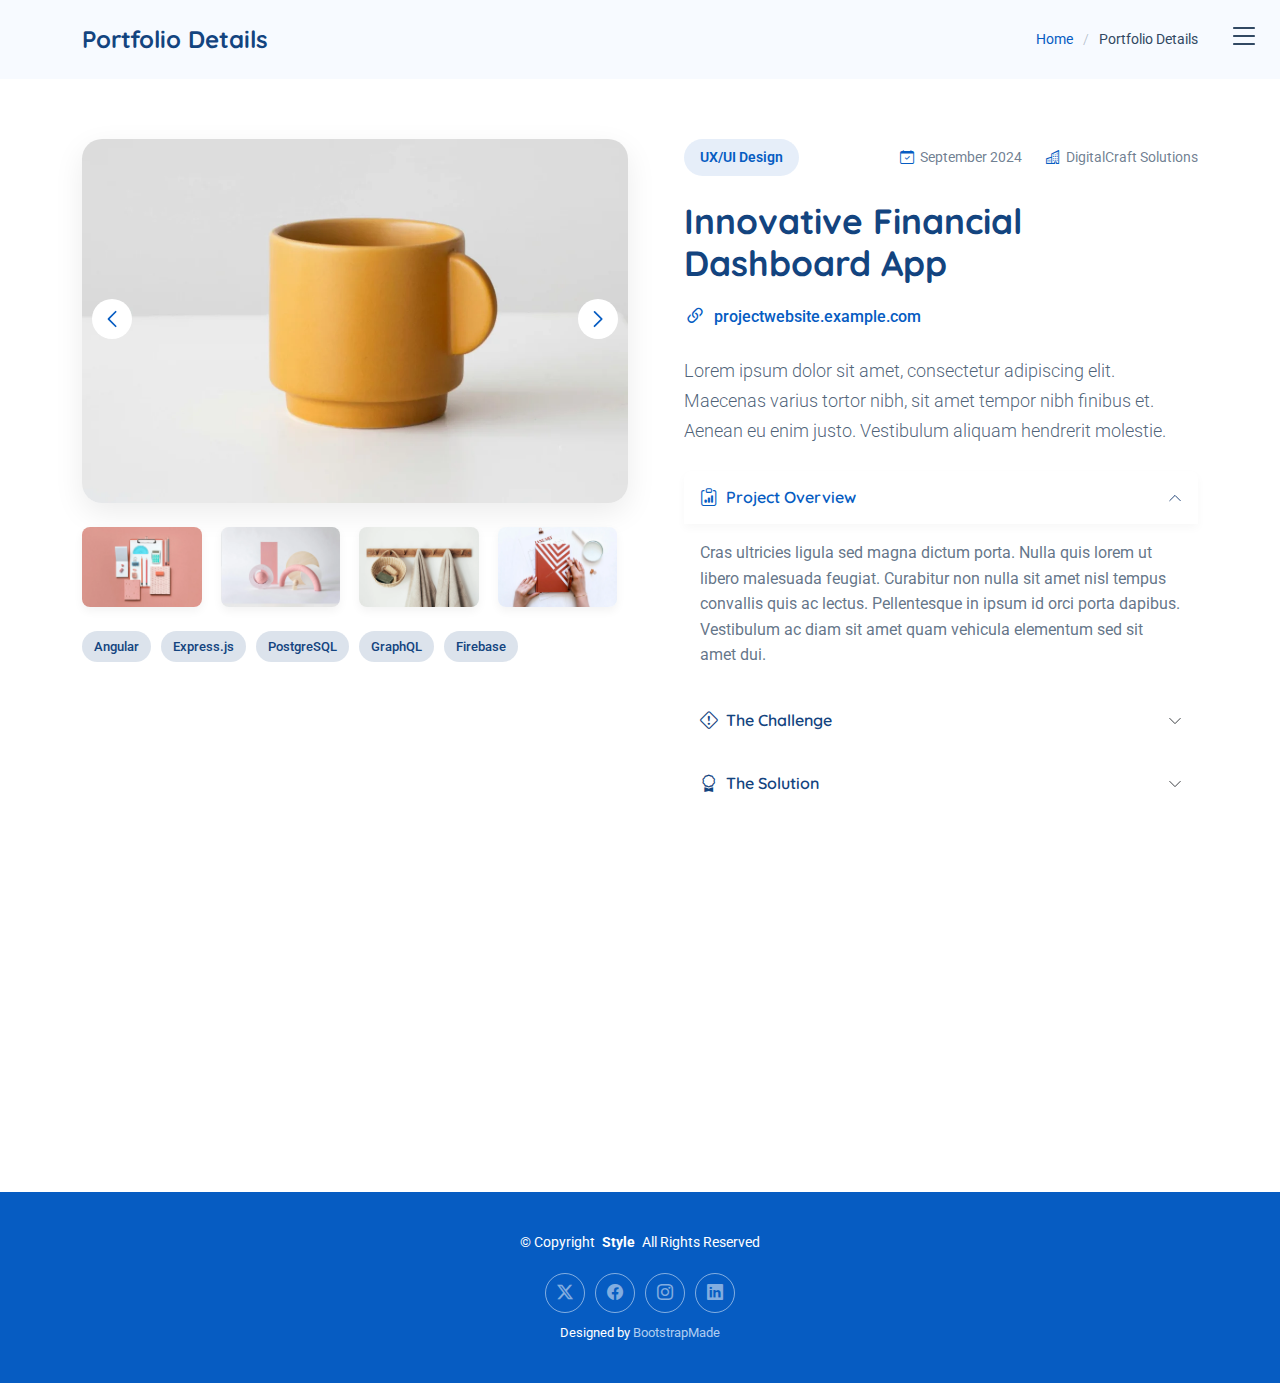
<file: portfolio-details.html>
<!DOCTYPE html>
<html lang="en">

<head>
  <meta charset="utf-8">
  <meta content="width=device-width, initial-scale=1.0" name="viewport">
  <title>Portfolio Details - Style Bootstrap Template</title>
  <meta name="description" content="">
  <meta name="keywords" content="">

  <!-- Favicons -->
  <link href="assets/img/favicon.png" rel="icon">
  <link href="assets/img/apple-touch-icon.png" rel="apple-touch-icon">

  <!-- Fonts -->
  <link href="https://fonts.googleapis.com" rel="preconnect">
  <link href="https://fonts.gstatic.com" rel="preconnect" crossorigin>
  <link href="https://fonts.googleapis.com/css2?family=Roboto:ital,wght@0,100;0,300;0,400;0,500;0,700;0,900;1,100;1,300;1,400;1,500;1,700;1,900&family=Open+Sans:ital,wght@0,300;0,400;0,500;0,600;0,700;0,800;1,300;1,400;1,500;1,600;1,700;1,800&family=Quicksand:wght@300;400;500;600;700&display=swap" rel="stylesheet">

  <!-- Vendor CSS Files -->
  <link href="assets/vendor/bootstrap/css/bootstrap.min.css" rel="stylesheet">
  <link href="assets/vendor/bootstrap-icons/bootstrap-icons.css" rel="stylesheet">
  <link href="assets/vendor/aos/aos.css" rel="stylesheet">
  <link href="assets/vendor/glightbox/css/glightbox.min.css" rel="stylesheet">
  <link href="assets/vendor/swiper/swiper-bundle.min.css" rel="stylesheet">

  <!-- Main CSS File -->
  <link href="assets/css/main.css" rel="stylesheet">

  <!-- =======================================================
  * Template Name: Style
  * Template URL: https://bootstrapmade.com/style-bootstrap-portfolio-template/
  * Updated: Jul 02 2025 with Bootstrap v5.3.7
  * Author: BootstrapMade.com
  * License: https://bootstrapmade.com/license/
  ======================================================== -->
</head>

<body class="portfolio-details-page">

  <header id="header" class="header d-flex align-items-center fixed-top">
    <div class="container-fluid position-relative d-flex align-items-center justify-content-between">

      <a href="index.html" class="logo d-flex align-items-center">
        <!-- Uncomment the line below if you also wish to use an image logo -->
        <!-- <img src="assets/img/logo.webp" alt=""> -->
        <!-- Uncomment the line below if you also wish to use an text logo -->
        <!-- <h1 class="sitename">Style</h1>  -->
      </a>

      <nav id="navmenu" class="navmenu">

        <div class="profile-img">
          <img src="assets/img/profile/profile-square-1.webp" alt="" class="img-fluid rounded-circle">
        </div>

        <a href="index.html" class="logo d-flex align-items-center justify-content-center">
          <!-- Uncomment the line below if you also wish to use an image logo -->
          <!-- <img src="assets/img/logo.webp" alt=""> -->
          <h1 class="sitename">Alex Smith</h1>
        </a>

        <div class="social-links text-center">
          <a href="#" class="twitter"><i class="bi bi-twitter-x"></i></a>
          <a href="#" class="facebook"><i class="bi bi-facebook"></i></a>
          <a href="#" class="instagram"><i class="bi bi-instagram"></i></a>
          <a href="#" class="google-plus"><i class="bi bi-skype"></i></a>
          <a href="#" class="linkedin"><i class="bi bi-linkedin"></i></a>
        </div>

        <ul>
          <li><a href="#hero">Home</a></li>
          <li><a href="#about">About</a></li>
          <li><a href="#resume">Resume</a></li>
          <li><a href="#portfolio">Portfolio</a></li>
          <li><a href="#services">Services</a></li>
          <li class="dropdown"><a href="#"><span>Dropdown</span> <i class="bi bi-chevron-down toggle-dropdown"></i></a>
            <ul>
              <li><a href="#">Dropdown 1</a></li>
              <li class="dropdown"><a href="#"><span>Deep Dropdown</span> <i class="bi bi-chevron-down toggle-dropdown"></i></a>
                <ul>
                  <li><a href="#">Deep Dropdown 1</a></li>
                  <li><a href="#">Deep Dropdown 2</a></li>
                  <li><a href="#">Deep Dropdown 3</a></li>
                  <li><a href="#">Deep Dropdown 4</a></li>
                  <li><a href="#">Deep Dropdown 5</a></li>
                </ul>
              </li>
              <li><a href="#">Dropdown 2</a></li>
              <li><a href="#">Dropdown 3</a></li>
              <li><a href="#">Dropdown 4</a></li>
            </ul>
          </li>
          <li><a href="#contact">Contact</a></li>
        </ul>
        <i class="mobile-nav-toggle d-xl-none bi bi-list"></i>
      </nav>

    </div>
  </header>

  <main class="main">

    <!-- Page Title -->
    <div class="page-title light-background">
      <div class="container d-lg-flex justify-content-between align-items-center">
        <h1 class="mb-2 mb-lg-0">Portfolio Details</h1>
        <nav class="breadcrumbs">
          <ol>
            <li><a href="index.html">Home</a></li>
            <li class="current">Portfolio Details</li>
          </ol>
        </nav>
      </div>
    </div><!-- End Page Title -->

    <!-- Portfolio Details Section -->
    <section id="portfolio-details" class="portfolio-details section">

      <div class="container" data-aos="fade-up" data-aos-delay="100">

        <div class="row gy-4">
          <div class="col-lg-6" data-aos="fade-right">
            <div class="portfolio-details-media">
              <div class="main-image">
                <div class="portfolio-details-slider swiper init-swiper" data-aos="zoom-in">
                  <script type="application/json" class="swiper-config">
                    {
                      "loop": true,
                      "speed": 1000,
                      "autoplay": {
                        "delay": 6000
                      },
                      "effect": "creative",
                      "creativeEffect": {
                        "prev": {
                          "shadow": true,
                          "translate": [0, 0, -400]
                        },
                        "next": {
                          "translate": ["100%", 0, 0]
                        }
                      },
                      "slidesPerView": 1,
                      "navigation": {
                        "nextEl": ".swiper-button-next",
                        "prevEl": ".swiper-button-prev"
                      }
                    }
                  </script>
                  <div class="swiper-wrapper">
                    <div class="swiper-slide">
                      <img src="assets/img/portfolio/portfolio-5.webp" alt="Portfolio Image" class="img-fluid">
                    </div>
                    <div class="swiper-slide">
                      <img src="assets/img/portfolio/portfolio-7.webp" alt="Portfolio Image" class="img-fluid">
                    </div>
                    <div class="swiper-slide">
                      <img src="assets/img/portfolio/portfolio-8.webp" alt="Portfolio Image" class="img-fluid">
                    </div>
                  </div>
                  <div class="swiper-button-prev"></div>
                  <div class="swiper-button-next"></div>
                </div>
              </div>

              <div class="thumbnail-grid" data-aos="fade-up" data-aos-delay="200">
                <div class="row g-2 mt-3">
                  <div class="col-3">
                    <img src="assets/img/portfolio/portfolio-4.webp" alt="Gallery Image" class="img-fluid glightbox">
                  </div>
                  <div class="col-3">
                    <img src="assets/img/portfolio/portfolio-6.webp" alt="Gallery Image" class="img-fluid glightbox">
                  </div>
                  <div class="col-3">
                    <img src="assets/img/portfolio/portfolio-11.webp" alt="Gallery Image" class="img-fluid glightbox">
                  </div>
                  <div class="col-3">
                    <img src="assets/img/portfolio/portfolio-12.webp" alt="Gallery Image" class="img-fluid glightbox">
                  </div>
                </div>
              </div>

              <div class="tech-stack-badges" data-aos="fade-up" data-aos-delay="300">
                <span>Angular</span>
                <span>Express.js</span>
                <span>PostgreSQL</span>
                <span>GraphQL</span>
                <span>Firebase</span>
              </div>
            </div>
          </div>

          <div class="col-lg-6" data-aos="fade-left">
            <div class="portfolio-details-content">
              <div class="project-meta">
                <div class="badge-wrapper">
                  <span class="project-badge">UX/UI Design</span>
                </div>
                <div class="date-client">
                  <div class="meta-item">
                    <i class="bi bi-calendar-check"></i>
                    <span>September 2024</span>
                  </div>
                  <div class="meta-item">
                    <i class="bi bi-buildings"></i>
                    <span>DigitalCraft Solutions</span>
                  </div>
                </div>
              </div>

              <h2 class="project-title">Innovative Financial Dashboard App</h2>

              <div class="project-website">
                <i class="bi bi-link-45deg"></i>
                <a href="#" target="_blank">projectwebsite.example.com</a>
              </div>

              <div class="project-overview">
                <p class="lead">
                  Lorem ipsum dolor sit amet, consectetur adipiscing elit. Maecenas varius tortor nibh, sit amet tempor nibh finibus et. Aenean eu enim justo. Vestibulum aliquam hendrerit molestie.
                </p>

                <div class="accordion project-accordion" id="portfolio-details-projectAccordion">
                  <div class="accordion-item" data-aos="fade-up">
                    <h2 class="accordion-header">
                      <button class="accordion-button" type="button" data-bs-toggle="collapse" data-bs-target="#portfolio-details-collapse-1" aria-expanded="true" aria-controls="collapseOne">
                        <i class="bi bi-clipboard-data me-2"></i> Project Overview
                      </button>
                    </h2>
                    <div id="portfolio-details-collapse-1" class="accordion-collapse collapse show" data-bs-parent="#portfolio-details-projectAccordion">
                      <div class="accordion-body">
                        <p>Cras ultricies ligula sed magna dictum porta. Nulla quis lorem ut libero malesuada feugiat. Curabitur non nulla sit amet nisl tempus convallis quis ac lectus. Pellentesque in ipsum id orci porta dapibus. Vestibulum ac diam sit amet quam vehicula elementum sed sit amet dui.</p>
                      </div>
                    </div>
                  </div>

                  <div class="accordion-item" data-aos="fade-up" data-aos-delay="100">
                    <h2 class="accordion-header">
                      <button class="accordion-button collapsed" type="button" data-bs-toggle="collapse" data-bs-target="#portfolio-details-collapse-2" aria-expanded="false" aria-controls="collapseTwo">
                        <i class="bi bi-exclamation-diamond me-2"></i> The Challenge
                      </button>
                    </h2>
                    <div id="portfolio-details-collapse-2" class="accordion-collapse collapse" data-bs-parent="#portfolio-details-projectAccordion">
                      <div class="accordion-body">
                        <p>Mauris blandit aliquet elit, eget tincidunt nibh pulvinar a. Vivamus suscipit tortor eget felis porttitor volutpat. Curabitur aliquet quam id dui posuere blandit. Praesent sapien massa, convallis a pellentesque nec, egestas non nisi. Sed porttitor lectus nibh.</p>
                      </div>
                    </div>
                  </div>

                  <div class="accordion-item" data-aos="fade-up" data-aos-delay="200">
                    <h2 class="accordion-header">
                      <button class="accordion-button collapsed" type="button" data-bs-toggle="collapse" data-bs-target="#portfolio-details-collapse-3" aria-expanded="false" aria-controls="collapseThree">
                        <i class="bi bi-award me-2"></i> The Solution
                      </button>
                    </h2>
                    <div id="portfolio-details-collapse-3" class="accordion-collapse collapse" data-bs-parent="#portfolio-details-projectAccordion">
                      <div class="accordion-body">
                        <p>Donec sollicitudin molestie malesuada. Curabitur arcu erat, accumsan id imperdiet et, porttitor at sem. Vestibulum ante ipsum primis in faucibus orci luctus et ultrices posuere cubilia Curae; Donec velit neque, auctor sit amet aliquam vel, ullamcorper sit amet ligula.</p>
                      </div>
                    </div>
                  </div>
                </div>
              </div>

              <div class="project-features" data-aos="fade-up" data-aos-delay="300">
                <h3><i class="bi bi-stars"></i> Key Features</h3>
                <div class="row g-3">
                  <div class="col-md-6">
                    <ul class="feature-list">
                      <li><i class="bi bi-check2-circle"></i> Real-time Data Visualization</li>
                      <li><i class="bi bi-check2-circle"></i> User Role Management</li>
                      <li><i class="bi bi-check2-circle"></i> Secure Authentication</li>
                    </ul>
                  </div>
                  <div class="col-md-6">
                    <ul class="feature-list">
                      <li><i class="bi bi-check2-circle"></i> Customizable Dashboards</li>
                      <li><i class="bi bi-check2-circle"></i> Data Export Options</li>
                      <li><i class="bi bi-check2-circle"></i> Multi-device Support</li>
                    </ul>
                  </div>
                </div>
              </div>

              <div class="cta-buttons" data-aos="fade-up" data-aos-delay="400">
                <a href="#" class="btn-view-project">View Live Project</a>
                <a href="#" class="btn-next-project">Next Project <i class="bi bi-arrow-right"></i></a>
              </div>
            </div>
          </div>
        </div>

      </div>

    </section><!-- /Portfolio Details Section -->

  </main>

  <footer id="footer" class="footer dark-background">

    <div class="container">
      <div class="copyright text-center ">
        <p>© <span>Copyright</span> <strong class="px-1 sitename">Style</strong> <span>All Rights Reserved</span></p>
      </div>
      <div class="social-links d-flex justify-content-center">
        <a href=""><i class="bi bi-twitter-x"></i></a>
        <a href=""><i class="bi bi-facebook"></i></a>
        <a href=""><i class="bi bi-instagram"></i></a>
        <a href=""><i class="bi bi-linkedin"></i></a>
      </div>
      <div class="credits">
        <!-- All the links in the footer should remain intact. -->
        <!-- You can delete the links only if you've purchased the pro version. -->
        <!-- Licensing information: https://bootstrapmade.com/license/ -->
        <!-- Purchase the pro version with working PHP/AJAX contact form: [buy-url] -->
        Designed by <a href="https://bootstrapmade.com/">BootstrapMade</a>
      </div>
    </div>

  </footer>

  <!-- Scroll Top -->
  <a href="#" id="scroll-top" class="scroll-top d-flex align-items-center justify-content-center"><i class="bi bi-arrow-up-short"></i></a>

  <!-- Vendor JS Files -->
  <script src="assets/vendor/bootstrap/js/bootstrap.bundle.min.js"></script>
  <script src="assets/vendor/php-email-form/validate.js"></script>
  <script src="assets/vendor/aos/aos.js"></script>
  <script src="assets/vendor/purecounter/purecounter_vanilla.js"></script>
  <script src="assets/vendor/typed.js/typed.umd.js"></script>
  <script src="assets/vendor/waypoints/noframework.waypoints.js"></script>
  <script src="assets/vendor/glightbox/js/glightbox.min.js"></script>
  <script src="assets/vendor/imagesloaded/imagesloaded.pkgd.min.js"></script>
  <script src="assets/vendor/isotope-layout/isotope.pkgd.min.js"></script>
  <script src="assets/vendor/swiper/swiper-bundle.min.js"></script>

  <!-- Main JS File -->
  <script src="assets/js/main.js"></script>

</body>

</html>
</file>
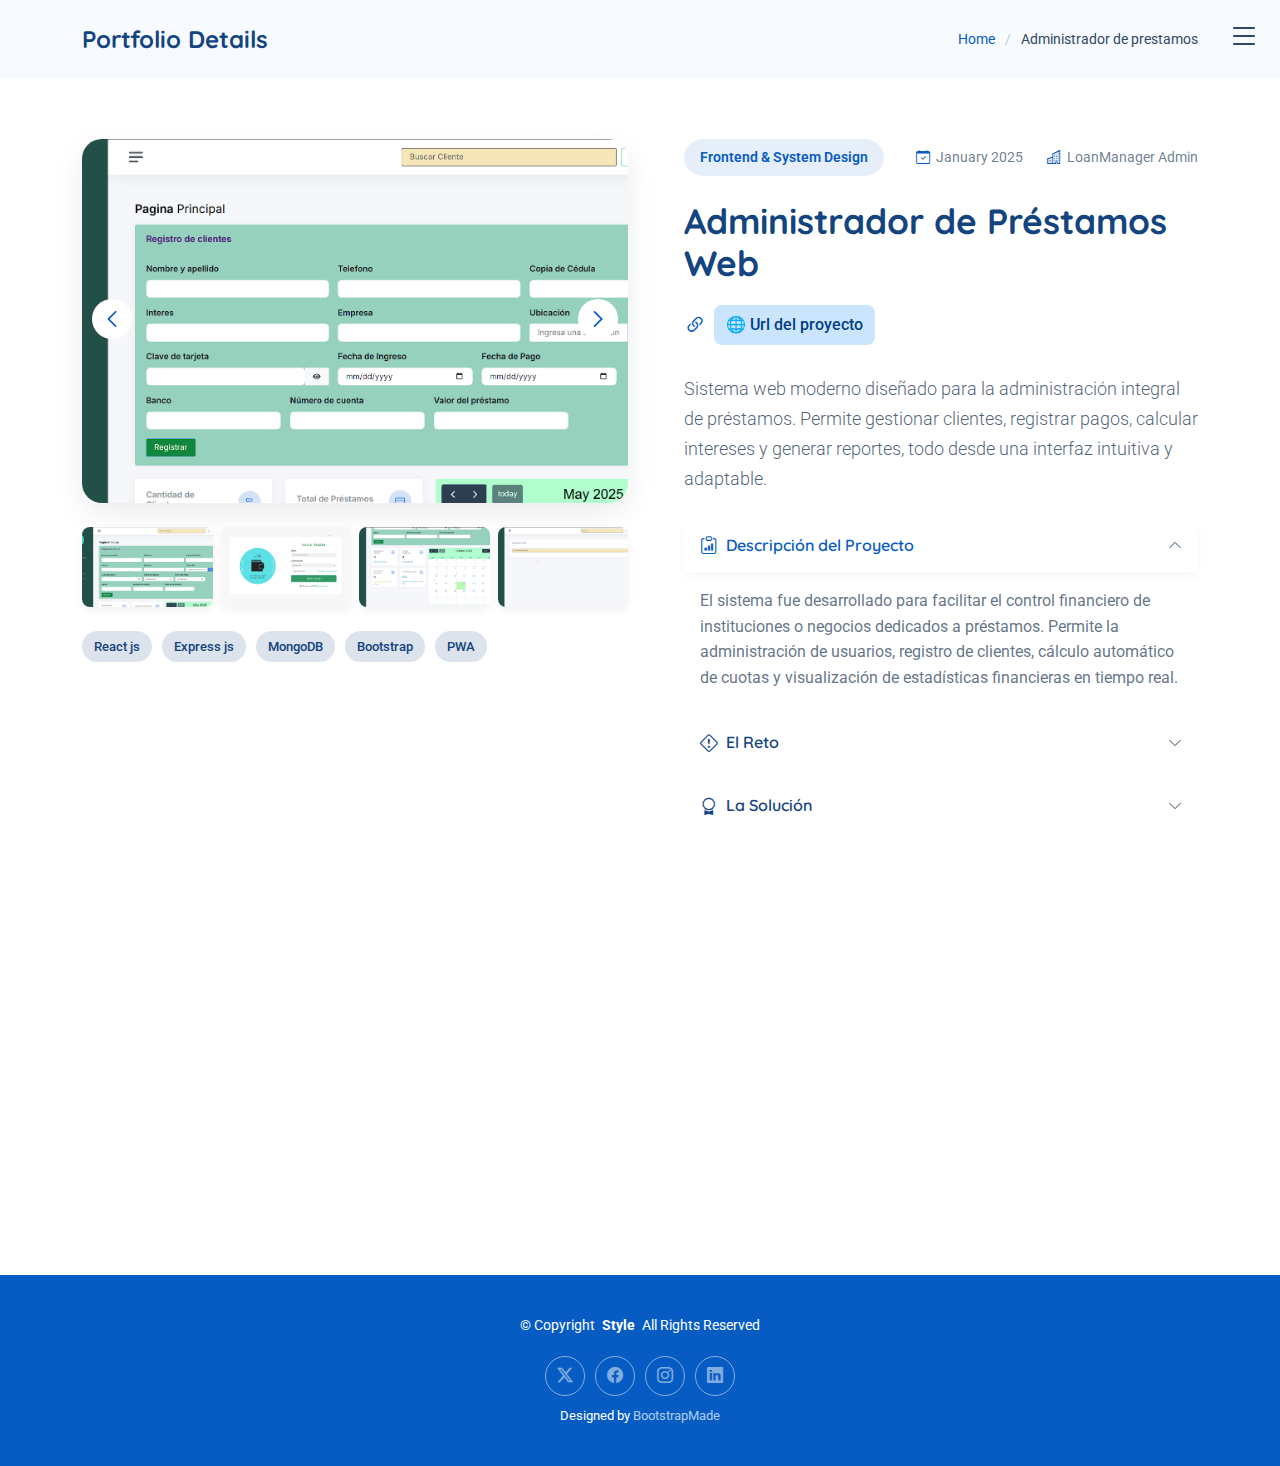
<file: proyec1-details.html>
<!DOCTYPE html>
<html lang="en">
  <head>
    <meta charset="utf-8" />
    <meta content="width=device-width, initial-scale=1.0" name="viewport" />
    <title>Detalles del primer proyecto - MindwareLabs</title>
    <meta name="description" content="" />
    <meta name="keywords" content="" />

    <!-- Favicons -->
    <link href="assets/img/favicon.png" rel="icon" />
    <link href="assets/img/apple-touch-icon.png" rel="apple-touch-icon" />

    <!-- Fonts -->
    <link href="https://fonts.googleapis.com" rel="preconnect" />
    <link href="https://fonts.gstatic.com" rel="preconnect" crossorigin />
    <link
      href="https://fonts.googleapis.com/css2?family=Roboto:ital,wght@0,100;0,300;0,400;0,500;0,700;0,900;1,100;1,300;1,400;1,500;1,700;1,900&family=Open+Sans:ital,wght@0,300;0,400;0,500;0,600;0,700;0,800;1,300;1,400;1,500;1,600;1,700;1,800&family=Quicksand:wght@300;400;500;600;700&display=swap"
      rel="stylesheet"
    />

    <!-- Vendor CSS Files -->
    <link
      href="assets/vendor/bootstrap/css/bootstrap.min.css"
      rel="stylesheet"
    />
    <link
      href="assets/vendor/bootstrap-icons/bootstrap-icons.css"
      rel="stylesheet"
    />
    <link href="assets/vendor/aos/aos.css" rel="stylesheet" />
    <link
      href="assets/vendor/glightbox/css/glightbox.min.css"
      rel="stylesheet"
    />
    <link href="assets/vendor/swiper/swiper-bundle.min.css" rel="stylesheet" />

    <!-- Main CSS File -->
    <link href="assets/css/main.css" rel="stylesheet" />

    <!-- =======================================================
  * Template Name: Style
  * Template URL: https://bootstrapmade.com/style-bootstrap-portfolio-template/
  * Updated: Jul 02 2025 with Bootstrap v5.3.7
  * Author: BootstrapMade.com
  * License: https://bootstrapmade.com/license/
  ======================================================== -->
  </head>

  <body class="portfolio-details-page">
    <header id="header" class="header d-flex align-items-center fixed-top">
      <div
        class="container-fluid position-relative d-flex align-items-center justify-content-between"
      >
        <a href="index.html" class="logo d-flex align-items-center"> </a>

        <nav id="navmenu" class="navmenu">
          <div
            class="ratio ratio-1x1 rounded-circle overflow-hidden"
            style="width: 120px"
          >
            <img
              src="assets/img/profile/Logo.jpg"
              alt=""
              class="w-100 h-100 object-fit-cover"
            />
          </div>

          <a
            href="index.html"
            class="logo d-flex align-items-center justify-content-center active"
          >
            <h1 class="sitename">Mindware Labs</h1>
          </a>

          <div class="social-links text-center">
            <a
              href="https://www.instagram.com/labsmindware?igsh=d3dkbHZyb3J2czVp"
              class="instagram"
              ><i class="bi bi-instagram"></i
            ></a>
            <a href="https://github.com/Mindware-Labs"
              ><i class="bi bi-github"></i
            ></a>
            <a
              href="https://www.linkedin.com/in/mindware-labs-165a3738b/"
              class="linkedin"
              ><i class="bi bi-linkedin"></i
            ></a>
          </div>

          <ul>
            <li><a href="index.html#hero">Home</a></li>
            <li><a href="index.html#about">Sobre Nosotros</a></li>
            <li><a href="index.html#skills">Trayecto</a></li>
            <li><a href="index.html#portfolio">Portfolio</a></li>
            <li><a href="index.html#services">Servicios</a></li>
            <li><a href="index.html#contact">Contacto</a></li>
          </ul>
          <i class="mobile-nav-toggle d-xl-none bi bi-list"></i>
        </nav>
      </div>
    </header>

    <main class="main">
      <!-- Page Title -->
      <div class="page-title light-background">
        <div
          class="container d-lg-flex justify-content-between align-items-center"
        >
          <h1 class="mb-2 mb-lg-0">Portfolio Details</h1>
          <nav class="breadcrumbs">
            <ol>
              <li><a href="index.html">Home</a></li>
              <li class="current">Administrador de prestamos</li>
            </ol>
          </nav>
        </div>
      </div>
      <!-- End Page Title -->

      <!-- Portfolio Details Section -->
      <section id="portfolio-details" class="portfolio-details section">
        <div class="container" data-aos="fade-up" data-aos-delay="100">
          <div class="row gy-4">
            <div class="col-lg-6" data-aos="fade-right">
              <div class="portfolio-details-media">
                <div class="main-image">
                  <div
                    class="portfolio-details-slider swiper init-swiper"
                    data-aos="zoom-in"
                  >
                    <script type="application/json" class="swiper-config">
                      {
                        "loop": true,
                        "speed": 1000,
                        "autoplay": {
                          "delay": 6000
                        },
                        "effect": "creative",
                        "creativeEffect": {
                          "prev": {
                            "shadow": true,
                            "translate": [0, 0, -400]
                          },
                          "next": {
                            "translate": ["100%", 0, 0]
                          }
                        },
                        "slidesPerView": 1,
                        "navigation": {
                          "nextEl": ".swiper-button-next",
                          "prevEl": ".swiper-button-prev"
                        }
                      }
                    </script>
                    <div class="swiper-wrapper">
                      <div class="swiper-slide">
                        <img
                          src="assets/img/portfolio/AdmPrestamos.png"
                          alt="Portfolio Image"
                          class="img-fluid"
                        />
                      </div>
                      <div class="swiper-slide">
                        <img
                          src="assets/img/portfolio/Admprestamos-img2.png"
                          alt="Portfolio Image"
                          class="img-fluid"
                        />
                      </div>
                      <div class="swiper-slide">
                        <img
                          src="assets/img/portfolio/Admprestamos-img3.png"
                          alt="Portfolio Image"
                          class="img-fluid"
                        />
                      </div>
                    </div>
                    <div class="swiper-button-prev"></div>
                    <div class="swiper-button-next"></div>
                  </div>
                </div>

                <div
                  class="thumbnail-grid"
                  data-aos="fade-up"
                  data-aos-delay="200"
                >
                  <div class="row g-2 mt-3">
                    <div class="col-3">
                      <img
                        src="assets/img/portfolio/AdmPrestamos.png"
                        alt="Gallery Image"
                        class="img-fluid glightbox"
                      />
                    </div>
                    <div class="col-3">
                      <img
                        src="assets/img/portfolio/Admprestamos-img2.png"
                        alt="Gallery Image"
                        class="img-fluid glightbox"
                      />
                    </div>
                    <div class="col-3">
                      <img
                        src="assets/img/portfolio/Admprestamos-img3.png"
                        alt="Gallery Image"
                        class="img-fluid glightbox"
                      />
                    </div>
                    <div class="col-3">
                      <img
                        src="assets/img/portfolio/Admprestamos-img4.png"
                        alt="Gallery Image"
                        class="img-fluid glightbox"
                      />
                    </div>
                  </div>
                </div>

                <div
                  class="tech-stack-badges"
                  data-aos="fade-up"
                  data-aos-delay="300"
                >
                  <span>React js</span>
                  <span>Express js</span>
                  <span>MongoDB</span>
                  <span>Bootstrap</span>
                  <span>PWA</span>
                </div>
              </div>
            </div>

            <div class="col-lg-6" data-aos="fade-left">
              <div class="portfolio-details-content">
                <div class="project-meta">
                  <div class="badge-wrapper">
                    <span class="project-badge">Frontend & System Design</span>
                  </div>
                  <div class="date-client">
                    <div class="meta-item">
                      <i class="bi bi-calendar-check"></i>
                      <span>January 2025</span>
                    </div>
                    <div class="meta-item">
                      <i class="bi bi-buildings"></i>
                      <span>LoanManager Admin</span>
                    </div>
                  </div>
                </div>

                <h2 class="project-title">Administrador de Préstamos Web</h2>

                <div class="project-website">
                  <i class="bi bi-link-45deg"></i>
                  <style>
                    .links a {
                      display: block;
                      background-color: #cce5ff; /* azul claro */
                      color: #004085; /* azul oscuro */
                      text-decoration: none;
                      padding: 8px 12px;
                      border-radius: 8px;
                      margin-bottom: 6px;
                      font-weight: 600;
                      transition: background-color 0.3s, color 0.3s;
                    }

                    .links a:hover {
                      background-color: #b3d7ff;
                      color: #002752;
                    }
                  </style>

                  <div class="links">
                    <a href="https://admprestamos.netlify.app/" target="_blank"
                      >🌐 Url del proyecto</a
                    >
                    <!-- <a href="https://github.com/geraldramirez/backend-loanadmin" target="_blank">💻 Repositorio de backend</a> -->
                  </div>
                </div>

                <style>
                  .project-website .links a {
                    display: block;
                    margin-top: 5px;
                  }
                </style>

                <div class="project-overview">
                  <p class="lead">
                    Sistema web moderno diseñado para la administración integral
                    de préstamos. Permite gestionar clientes, registrar pagos,
                    calcular intereses y generar reportes, todo desde una
                    interfaz intuitiva y adaptable.
                  </p>

                  <div
                    class="accordion project-accordion"
                    id="portfolio-details-projectAccordion"
                  >
                    <div class="accordion-item" data-aos="fade-up">
                      <h2 class="accordion-header">
                        <button
                          class="accordion-button"
                          type="button"
                          data-bs-toggle="collapse"
                          data-bs-target="#portfolio-details-collapse-1"
                          aria-expanded="true"
                          aria-controls="collapseOne"
                        >
                          <i class="bi bi-clipboard-data me-2"></i> Descripción
                          del Proyecto
                        </button>
                      </h2>
                      <div
                        id="portfolio-details-collapse-1"
                        class="accordion-collapse collapse show"
                        data-bs-parent="#portfolio-details-projectAccordion"
                      >
                        <div class="accordion-body">
                          <p>
                            El sistema fue desarrollado para facilitar el
                            control financiero de instituciones o negocios
                            dedicados a préstamos. Permite la administración de
                            usuarios, registro de clientes, cálculo automático
                            de cuotas y visualización de estadísticas
                            financieras en tiempo real.
                          </p>
                        </div>
                      </div>
                    </div>

                    <div
                      class="accordion-item"
                      data-aos="fade-up"
                      data-aos-delay="100"
                    >
                      <h2 class="accordion-header">
                        <button
                          class="accordion-button collapsed"
                          type="button"
                          data-bs-toggle="collapse"
                          data-bs-target="#portfolio-details-collapse-2"
                          aria-expanded="false"
                          aria-controls="collapseTwo"
                        >
                          <i class="bi bi-exclamation-diamond me-2"></i> El Reto
                        </button>
                      </h2>
                      <div
                        id="portfolio-details-collapse-2"
                        class="accordion-collapse collapse"
                        data-bs-parent="#portfolio-details-projectAccordion"
                      >
                        <div class="accordion-body">
                          <p>
                            El principal desafío fue garantizar que el sistema
                            pudiera funcionar de forma local y descargable, sin
                            depender de un servidor externo. También se priorizó
                            ofrecer una experiencia fluida con actualizaciones
                            automáticas y sin recargas visibles en pantalla.
                          </p>
                        </div>
                      </div>
                    </div>

                    <div
                      class="accordion-item"
                      data-aos="fade-up"
                      data-aos-delay="200"
                    >
                      <h2 class="accordion-header">
                        <button
                          class="accordion-button collapsed"
                          type="button"
                          data-bs-toggle="collapse"
                          data-bs-target="#portfolio-details-collapse-3"
                          aria-expanded="false"
                          aria-controls="collapseThree"
                        >
                          <i class="bi bi-award me-2"></i> La Solución
                        </button>
                      </h2>
                      <div
                        id="portfolio-details-collapse-3"
                        class="accordion-collapse collapse"
                        data-bs-parent="#portfolio-details-projectAccordion"
                      >
                        <div class="accordion-body">
                          <p>
                            Se implementó un sistema con interfaz moderna usando
                            tecnologías web puras (HTML, CSS, JavaScript) y una
                            API local JSON Server. Además, se añadió soporte PWA
                            para su instalación y uso sin conexión, permitiendo
                            al usuario administrar préstamos incluso sin
                            conexión a Internet.
                          </p>
                        </div>
                      </div>
                    </div>
                  </div>
                </div>

                <div
                  class="project-features"
                  data-aos="fade-up"
                  data-aos-delay="300"
                >
                  <h3>
                    <i class="bi bi-stars"></i> Funcionalidades Destacadas
                  </h3>
                  <div class="row g-3">
                    <div class="col-md-6">
                      <ul class="feature-list">
                        <li>
                          <i class="bi bi-check2-circle"></i> Gestión completa
                          de clientes
                        </li>
                        <li>
                          <i class="bi bi-check2-circle"></i> Registro y
                          seguimiento de préstamos
                        </li>
                        <li>
                          <i class="bi bi-check2-circle"></i> Cálculo automático
                          de cuotas e intereses
                        </li>
                      </ul>
                    </div>
                    <div class="col-md-6">
                      <ul class="feature-list">
                        <li>
                          <i class="bi bi-check2-circle"></i> Reportes dinámicos
                          y estadísticas
                        </li>
                        <li>
                          <i class="bi bi-check2-circle"></i> Descargable y
                          funcional sin internet (PWA)
                        </li>
                        <li>
                          <i class="bi bi-check2-circle"></i> Actualización de
                          datos sin recargar la página
                        </li>
                      </ul>
                    </div>
                  </div>
                </div>

                <div
                  class="cta-buttons"
                  data-aos="fade-up"
                  data-aos-delay="400"
                >
                  <a
                    href="https://admprestamos.netlify.app/"
                    class="btn-view-project"
                    >Ver Proyecto</a
                  >
                  <a href="proyec2-details.html" class="btn-next-project"
                    >Siguiente Proyecto <i class="bi bi-arrow-right"></i
                  ></a>
                </div>
              </div>
            </div>
          </div>
        </div>
      </section>
      <!-- /Portfolio Details Section -->
    </main>

    <footer id="footer" class="footer dark-background">
      <div class="container">
        <div class="copyright text-center">
          <p>
            © <span>Copyright</span>
            <strong class="px-1 sitename">Style</strong>
            <span>All Rights Reserved</span>
          </p>
        </div>
        <div class="social-links d-flex justify-content-center">
          <a href=""><i class="bi bi-twitter-x"></i></a>
          <a href=""><i class="bi bi-facebook"></i></a>
          <a href=""><i class="bi bi-instagram"></i></a>
          <a href=""><i class="bi bi-linkedin"></i></a>
        </div>
        <div class="credits">
          <!-- All the links in the footer should remain intact. -->
          <!-- You can delete the links only if you've purchased the pro version. -->
          <!-- Licensing information: https://bootstrapmade.com/license/ -->
          <!-- Purchase the pro version with working PHP/AJAX contact form: [buy-url] -->
          Designed by <a href="https://bootstrapmade.com/">BootstrapMade</a>
        </div>
      </div>
    </footer>

    <!-- Scroll Top -->
    <a
      href="#"
      id="scroll-top"
      class="scroll-top d-flex align-items-center justify-content-center"
      ><i class="bi bi-arrow-up-short"></i
    ></a>

    <!-- Vendor JS Files -->
    <script src="assets/vendor/bootstrap/js/bootstrap.bundle.min.js"></script>
    <script src="assets/vendor/php-email-form/validate.js"></script>
    <script src="assets/vendor/aos/aos.js"></script>
    <script src="assets/vendor/purecounter/purecounter_vanilla.js"></script>
    <script src="assets/vendor/typed.js/typed.umd.js"></script>
    <script src="assets/vendor/waypoints/noframework.waypoints.js"></script>
    <script src="assets/vendor/glightbox/js/glightbox.min.js"></script>
    <script src="assets/vendor/imagesloaded/imagesloaded.pkgd.min.js"></script>
    <script src="assets/vendor/isotope-layout/isotope.pkgd.min.js"></script>
    <script src="assets/vendor/swiper/swiper-bundle.min.js"></script>

    <!-- Main JS File -->
    <script src="assets/js/main.js"></script>
  </body>
</html>
</file>
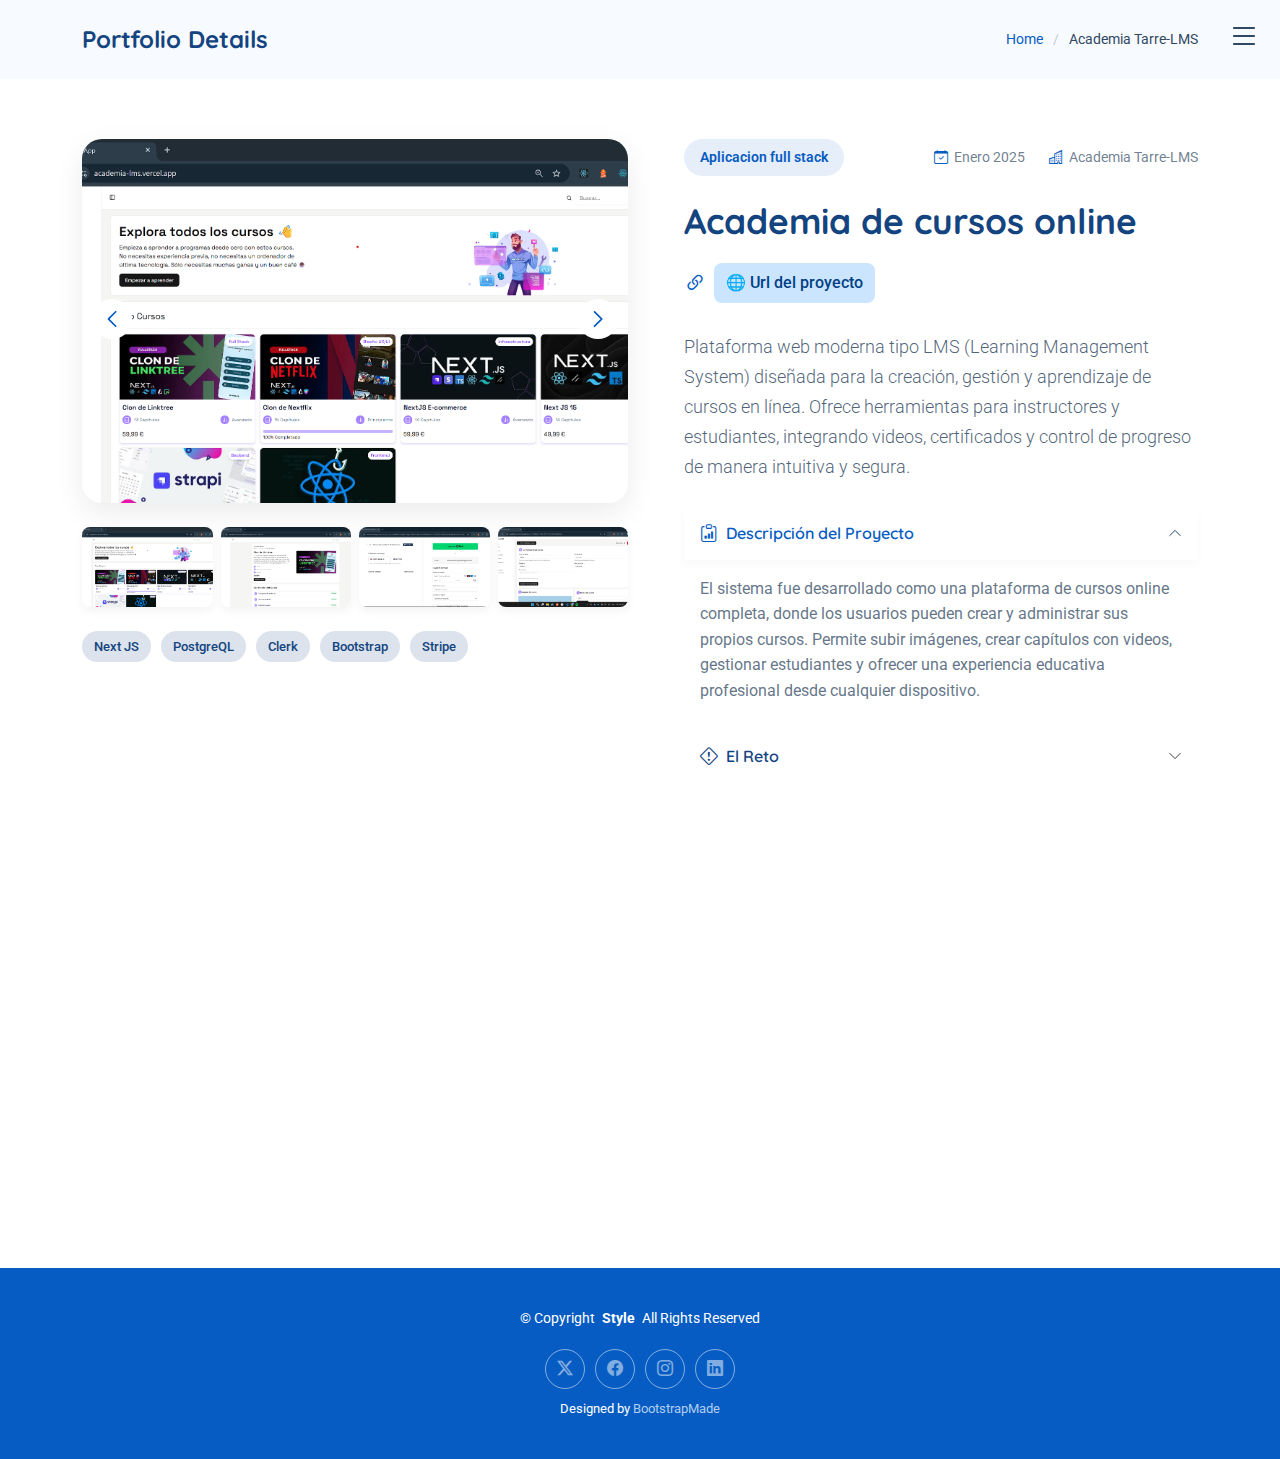
<file: proyec2-details.html>
<!DOCTYPE html>
<html lang="en">
  <head>
    <meta charset="utf-8" />
    <meta content="width=device-width, initial-scale=1.0" name="viewport" />
    <title>Detalles del primer proyecto - MindwareLabs</title>
    <meta name="description" content="" />
    <meta name="keywords" content="" />

    <!-- Favicons -->
    <link href="assets/img/favicon.png" rel="icon" />
    <link href="assets/img/apple-touch-icon.png" rel="apple-touch-icon" />

    <!-- Fonts -->
    <link href="https://fonts.googleapis.com" rel="preconnect" />
    <link href="https://fonts.gstatic.com" rel="preconnect" crossorigin />
    <link
      href="https://fonts.googleapis.com/css2?family=Roboto:ital,wght@0,100;0,300;0,400;0,500;0,700;0,900;1,100;1,300;1,400;1,500;1,700;1,900&family=Open+Sans:ital,wght@0,300;0,400;0,500;0,600;0,700;0,800;1,300;1,400;1,500;1,600;1,700;1,800&family=Quicksand:wght@300;400;500;600;700&display=swap"
      rel="stylesheet"
    />

    <!-- Vendor CSS Files -->
    <link
      href="assets/vendor/bootstrap/css/bootstrap.min.css"
      rel="stylesheet"
    />
    <link
      href="assets/vendor/bootstrap-icons/bootstrap-icons.css"
      rel="stylesheet"
    />
    <link href="assets/vendor/aos/aos.css" rel="stylesheet" />
    <link
      href="assets/vendor/glightbox/css/glightbox.min.css"
      rel="stylesheet"
    />
    <link href="assets/vendor/swiper/swiper-bundle.min.css" rel="stylesheet" />

    <!-- Main CSS File -->
    <link href="assets/css/main.css" rel="stylesheet" />

    <!-- =======================================================
  * Template Name: Style
  * Template URL: https://bootstrapmade.com/style-bootstrap-portfolio-template/
  * Updated: Jul 02 2025 with Bootstrap v5.3.7
  * Author: BootstrapMade.com
  * License: https://bootstrapmade.com/license/
  ======================================================== -->
  </head>

  <body class="portfolio-details-page">
    <header id="header" class="header d-flex align-items-center fixed-top">
      <div
        class="container-fluid position-relative d-flex align-items-center justify-content-between"
      >
        <a href="index.html" class="logo d-flex align-items-center"> </a>

        <nav id="navmenu" class="navmenu">
          <div
            class="ratio ratio-1x1 rounded-circle overflow-hidden"
            style="width: 120px"
          >
            <img
              src="assets/img/profile/Logo.jpg"
              alt=""
              class="w-100 h-100 object-fit-cover"
            />
          </div>

          <a
            href="index.html"
            class="logo d-flex align-items-center justify-content-center active"
          >
            <h1 class="sitename">Mindware Labs</h1>
          </a>

          <div class="social-links text-center">
            <a
              href="https://www.instagram.com/labsmindware?igsh=d3dkbHZyb3J2czVp"
              class="instagram"
              ><i class="bi bi-instagram"></i
            ></a>
            <a href="https://github.com/Mindware-Labs"
              ><i class="bi bi-github"></i
            ></a>
            <a
              href="https://www.linkedin.com/in/mindware-labs-165a3738b/"
              class="linkedin"
              ><i class="bi bi-linkedin"></i
            ></a>
          </div>

          <ul>
            <li><a href="index.html#hero">Home</a></li>
            <li><a href="index.html#about">Sobre Nosotros</a></li>
            <li><a href="#index.html#skills">Trayecto</a></li>
            <li><a href="index.html#portfolio">Portfolio</a></li>
            <li><a href="#index.htmlservices">Servicios</a></li>
            <li><a href="#index.htmlcontact">Contacto</a></li>
          </ul>
          <i class="mobile-nav-toggle d-xl-none bi bi-list"></i>
        </nav>
      </div>
    </header>

    <main class="main">
      <!-- Page Title -->
      <div class="page-title light-background">
        <div
          class="container d-lg-flex justify-content-between align-items-center"
        >
          <h1 class="mb-2 mb-lg-0">Portfolio Details</h1>
          <nav class="breadcrumbs">
            <ol>
              <li><a href="index.html">Home</a></li>
              <li class="current">Academia Tarre-LMS</li>
            </ol>
          </nav>
        </div>
      </div>
      <!-- End Page Title -->

      <!-- Portfolio Details Section -->
      <section id="portfolio-details" class="portfolio-details section">
        <div class="container" data-aos="fade-up" data-aos-delay="100">
          <div class="row gy-4">
            <div class="col-lg-6" data-aos="fade-right">
              <div class="portfolio-details-media">
                <div class="main-image">
                  <div
                    class="portfolio-details-slider swiper init-swiper"
                    data-aos="zoom-in"
                  >
                    <script type="application/json" class="swiper-config">
                      {
                        "loop": true,
                        "speed": 1000,
                        "autoplay": {
                          "delay": 6000
                        },
                        "effect": "creative",
                        "creativeEffect": {
                          "prev": {
                            "shadow": true,
                            "translate": [0, 0, -400]
                          },
                          "next": {
                            "translate": ["100%", 0, 0]
                          }
                        },
                        "slidesPerView": 1,
                        "navigation": {
                          "nextEl": ".swiper-button-next",
                          "prevEl": ".swiper-button-prev"
                        }
                      }
                    </script>
                    <div class="swiper-wrapper">
                      <div class="swiper-slide">
                        <img
                          src="assets/img/portfolio/Academia-TarreLMS.png"
                          alt="Portfolio Image"
                          class="img-fluid"
                        />
                      </div>
                      <div class="swiper-slide">
                        <img
                          src="assets/img/portfolio/Academia-img2.png"
                          alt="Portfolio Image"
                          class="img-fluid"
                        />
                      </div>
                      <div class="swiper-slide">
                        <img
                          src="assets/img/portfolio/Academia-img3.png"
                          alt="Portfolio Image"
                          class="img-fluid"
                        />
                      </div>
                    </div>
                    <div class="swiper-button-prev"></div>
                    <div class="swiper-button-next"></div>
                  </div>
                </div>

                <div
                  class="thumbnail-grid"
                  data-aos="fade-up"
                  data-aos-delay="200"
                >
                  <div class="row g-2 mt-3">
                    <div class="col-3">
                      <img
                        src="assets/img/portfolio/Academia-TarreLMS.png"
                        alt="Gallery Image"
                        class="img-fluid glightbox"
                      />
                    </div>
                    <div class="col-3">
                      <img
                        src="assets/img/portfolio/Academia-img2.png"
                        alt="Gallery Image"
                        class="img-fluid glightbox"
                      />
                    </div>
                    <div class="col-3">
                      <img
                        src="assets/img/portfolio/Academia-img3.png"
                        alt="Gallery Image"
                        class="img-fluid glightbox"
                      />
                    </div>
                    <div class="col-3">
                      <img
                        src="assets/img/portfolio/Academia-img4.png"
                        alt="Gallery Image"
                        class="img-fluid glightbox"
                      />
                    </div>
                  </div>
                </div>

                <div
                  class="tech-stack-badges"
                  data-aos="fade-up"
                  data-aos-delay="300"
                >
                  <span>Next JS</span>
                  <span>PostgreQL</span>
                  <span>Clerk</span>
                  <span>Bootstrap</span>
                  <span>Stripe</span>
                </div>
              </div>
            </div>

            <div class="col-lg-6" data-aos="fade-left">
              <div class="portfolio-details-content">
                <div class="project-meta">
                  <div class="badge-wrapper">
                    <span class="project-badge">Aplicacion full stack</span>
                  </div>
                  <div class="date-client">
                    <div class="meta-item">
                      <i class="bi bi-calendar-check"></i>
                      <span>Enero 2025</span>
                    </div>
                    <div class="meta-item">
                      <i class="bi bi-buildings"></i>
                      <span>Academia Tarre-LMS</span>
                    </div>
                  </div>
                </div>

                <h2 class="project-title">Academia de cursos online</h2>

                <div class="project-website">
                  <i class="bi bi-link-45deg"></i>
                  <style>
                    .links a {
                      display: block;
                      background-color: #cce5ff; /* azul claro */
                      color: #004085; /* azul oscuro */
                      text-decoration: none;
                      padding: 8px 12px;
                      border-radius: 8px;
                      margin-bottom: 6px;
                      font-weight: 600;
                      transition: background-color 0.3s, color 0.3s;
                    }

                    .links a:hover {
                      background-color: #b3d7ff;
                      color: #002752;
                    }
                  </style>

                  <div class="links">
                    <a href="https://academia-lms.vercel.app/" target="_blank"
                      >🌐 Url del proyecto</a
                    >
                    <!-- <a href="https://github.com/geraldramirez/backend-loanadmin" target="_blank">💻 Repositorio de backend</a> -->
                  </div>
                </div>

                <style>
                  .project-website .links a {
                    display: block;
                    margin-top: 5px;
                  }
                </style>

                <div class="project-overview">
                  <p class="lead">
                    Plataforma web moderna tipo LMS (Learning Management System)
                    diseñada para la creación, gestión y aprendizaje de cursos
                    en línea. Ofrece herramientas para instructores y
                    estudiantes, integrando videos, certificados y control de
                    progreso de manera intuitiva y segura.
                  </p>

                  <div
                    class="accordion project-accordion"
                    id="portfolio-details-projectAccordion"
                  >
                    <!-- Descripción del Proyecto -->
                    <div class="accordion-item" data-aos="fade-up">
                      <h2 class="accordion-header">
                        <button
                          class="accordion-button"
                          type="button"
                          data-bs-toggle="collapse"
                          data-bs-target="#portfolio-details-collapse-1"
                          aria-expanded="true"
                          aria-controls="collapseOne"
                        >
                          <i class="bi bi-clipboard-data me-2"></i> Descripción
                          del Proyecto
                        </button>
                      </h2>
                      <div
                        id="portfolio-details-collapse-1"
                        class="accordion-collapse collapse show"
                        data-bs-parent="#portfolio-details-projectAccordion"
                      >
                        <div class="accordion-body">
                          <p>
                            El sistema fue desarrollado como una plataforma de
                            cursos online completa, donde los usuarios pueden
                            crear y administrar sus propios cursos. Permite
                            subir imágenes, crear capítulos con videos,
                            gestionar estudiantes y ofrecer una experiencia
                            educativa profesional desde cualquier dispositivo.
                          </p>
                        </div>
                      </div>
                    </div>

                    <!-- El Reto -->
                    <div
                      class="accordion-item"
                      data-aos="fade-up"
                      data-aos-delay="100"
                    >
                      <h2 class="accordion-header">
                        <button
                          class="accordion-button collapsed"
                          type="button"
                          data-bs-toggle="collapse"
                          data-bs-target="#portfolio-details-collapse-2"
                          aria-expanded="false"
                          aria-controls="collapseTwo"
                        >
                          <i class="bi bi-exclamation-diamond me-2"></i> El Reto
                        </button>
                      </h2>
                      <div
                        id="portfolio-details-collapse-2"
                        class="accordion-collapse collapse"
                        data-bs-parent="#portfolio-details-projectAccordion"
                      >
                        <div class="accordion-body">
                          <p>
                            El principal desafío fue integrar múltiples
                            funcionalidades —como carga de archivos multimedia,
                            emisión de certificados, y pagos en línea—
                            manteniendo la seguridad de los usuarios y un
                            rendimiento óptimo. También se buscó una interfaz
                            atractiva, intuitiva y adaptable a todo tipo de
                            pantallas.
                          </p>
                        </div>
                      </div>
                    </div>

                    <!-- La Solución -->
                    <div
                      class="accordion-item"
                      data-aos="fade-up"
                      data-aos-delay="200"
                    >
                      <h2 class="accordion-header">
                        <button
                          class="accordion-button collapsed"
                          type="button"
                          data-bs-toggle="collapse"
                          data-bs-target="#portfolio-details-collapse-3"
                          aria-expanded="false"
                          aria-controls="collapseThree"
                        >
                          <i class="bi bi-award me-2"></i> La Solución
                        </button>
                      </h2>
                      <div
                        id="portfolio-details-collapse-3"
                        class="accordion-collapse collapse"
                        data-bs-parent="#portfolio-details-projectAccordion"
                      >
                        <div class="accordion-body">
                          <p>
                            Se implementó un sistema LMS con una arquitectura
                            modular que permite crear y gestionar cursos
                            fácilmente. La plataforma permite subir videos e
                            imágenes, generar certificados descargables al
                            completar los cursos, procesar pagos de forma segura
                            y proteger la información del usuario mediante
                            autenticación y gestión avanzada de perfiles.
                          </p>
                        </div>
                      </div>
                    </div>
                  </div>
                </div>

                <div
                  class="project-features"
                  data-aos="fade-up"
                  data-aos-delay="300"
                >
                  <h3>
                    <i class="bi bi-stars"></i> Funcionalidades Destacadas
                  </h3>
                  <div class="row g-3">
                    <div class="col-md-6">
                      <ul class="feature-list">
                        <li>
                          <i class="bi bi-check2-circle"></i> Creación y gestión
                          de cursos
                        </li>
                        <li>
                          <i class="bi bi-check2-circle"></i> Subida de imágenes
                          y videos
                        </li>
                        <li>
                          <i class="bi bi-check2-circle"></i> Creación de
                          capítulos y módulos completos
                        </li>
                      </ul>
                    </div>
                    <div class="col-md-6">
                      <ul class="feature-list">
                        <li>
                          <i class="bi bi-check2-circle"></i> Emisión y descarga
                          de certificados
                        </li>
                        <li>
                          <i class="bi bi-check2-circle"></i> Integración de
                          pagos en línea
                        </li>
                        <li>
                          <i class="bi bi-check2-circle"></i> Administración
                          segura del perfil del usuario
                        </li>
                      </ul>
                    </div>
                  </div>
                </div>

                <div
                  class="cta-buttons"
                  data-aos="fade-up"
                  data-aos-delay="400"
                >
                  <a
                    href="https://academia-lms.vercel.app/"
                    class="btn-view-project"
                    >Ver Proyecto</a
                  >
                  <a href="proyec3-details.html" class="btn-next-project"
                    >Siguiente Proyecto <i class="bi bi-arrow-right"></i
                  ></a>
                </div>
              </div>
            </div>
          </div>
        </div>
      </section>
      <!-- /Portfolio Details Section -->
    </main>

    <footer id="footer" class="footer dark-background">
      <div class="container">
        <div class="copyright text-center">
          <p>
            © <span>Copyright</span>
            <strong class="px-1 sitename">Style</strong>
            <span>All Rights Reserved</span>
          </p>
        </div>
        <div class="social-links d-flex justify-content-center">
          <a href=""><i class="bi bi-twitter-x"></i></a>
          <a href=""><i class="bi bi-facebook"></i></a>
          <a href=""><i class="bi bi-instagram"></i></a>
          <a href=""><i class="bi bi-linkedin"></i></a>
        </div>
        <div class="credits">
          <!-- All the links in the footer should remain intact. -->
          <!-- You can delete the links only if you've purchased the pro version. -->
          <!-- Licensing information: https://bootstrapmade.com/license/ -->
          <!-- Purchase the pro version with working PHP/AJAX contact form: [buy-url] -->
          Designed by <a href="https://bootstrapmade.com/">BootstrapMade</a>
        </div>
      </div>
    </footer>

    <!-- Scroll Top -->
    <a
      href="#"
      id="scroll-top"
      class="scroll-top d-flex align-items-center justify-content-center"
      ><i class="bi bi-arrow-up-short"></i
    ></a>

    <!-- Vendor JS Files -->
    <script src="assets/vendor/bootstrap/js/bootstrap.bundle.min.js"></script>
    <script src="assets/vendor/php-email-form/validate.js"></script>
    <script src="assets/vendor/aos/aos.js"></script>
    <script src="assets/vendor/purecounter/purecounter_vanilla.js"></script>
    <script src="assets/vendor/typed.js/typed.umd.js"></script>
    <script src="assets/vendor/waypoints/noframework.waypoints.js"></script>
    <script src="assets/vendor/glightbox/js/glightbox.min.js"></script>
    <script src="assets/vendor/imagesloaded/imagesloaded.pkgd.min.js"></script>
    <script src="assets/vendor/isotope-layout/isotope.pkgd.min.js"></script>
    <script src="assets/vendor/swiper/swiper-bundle.min.js"></script>

    <!-- Main JS File -->
    <script src="assets/js/main.js"></script>
  </body>
</html>
</file>
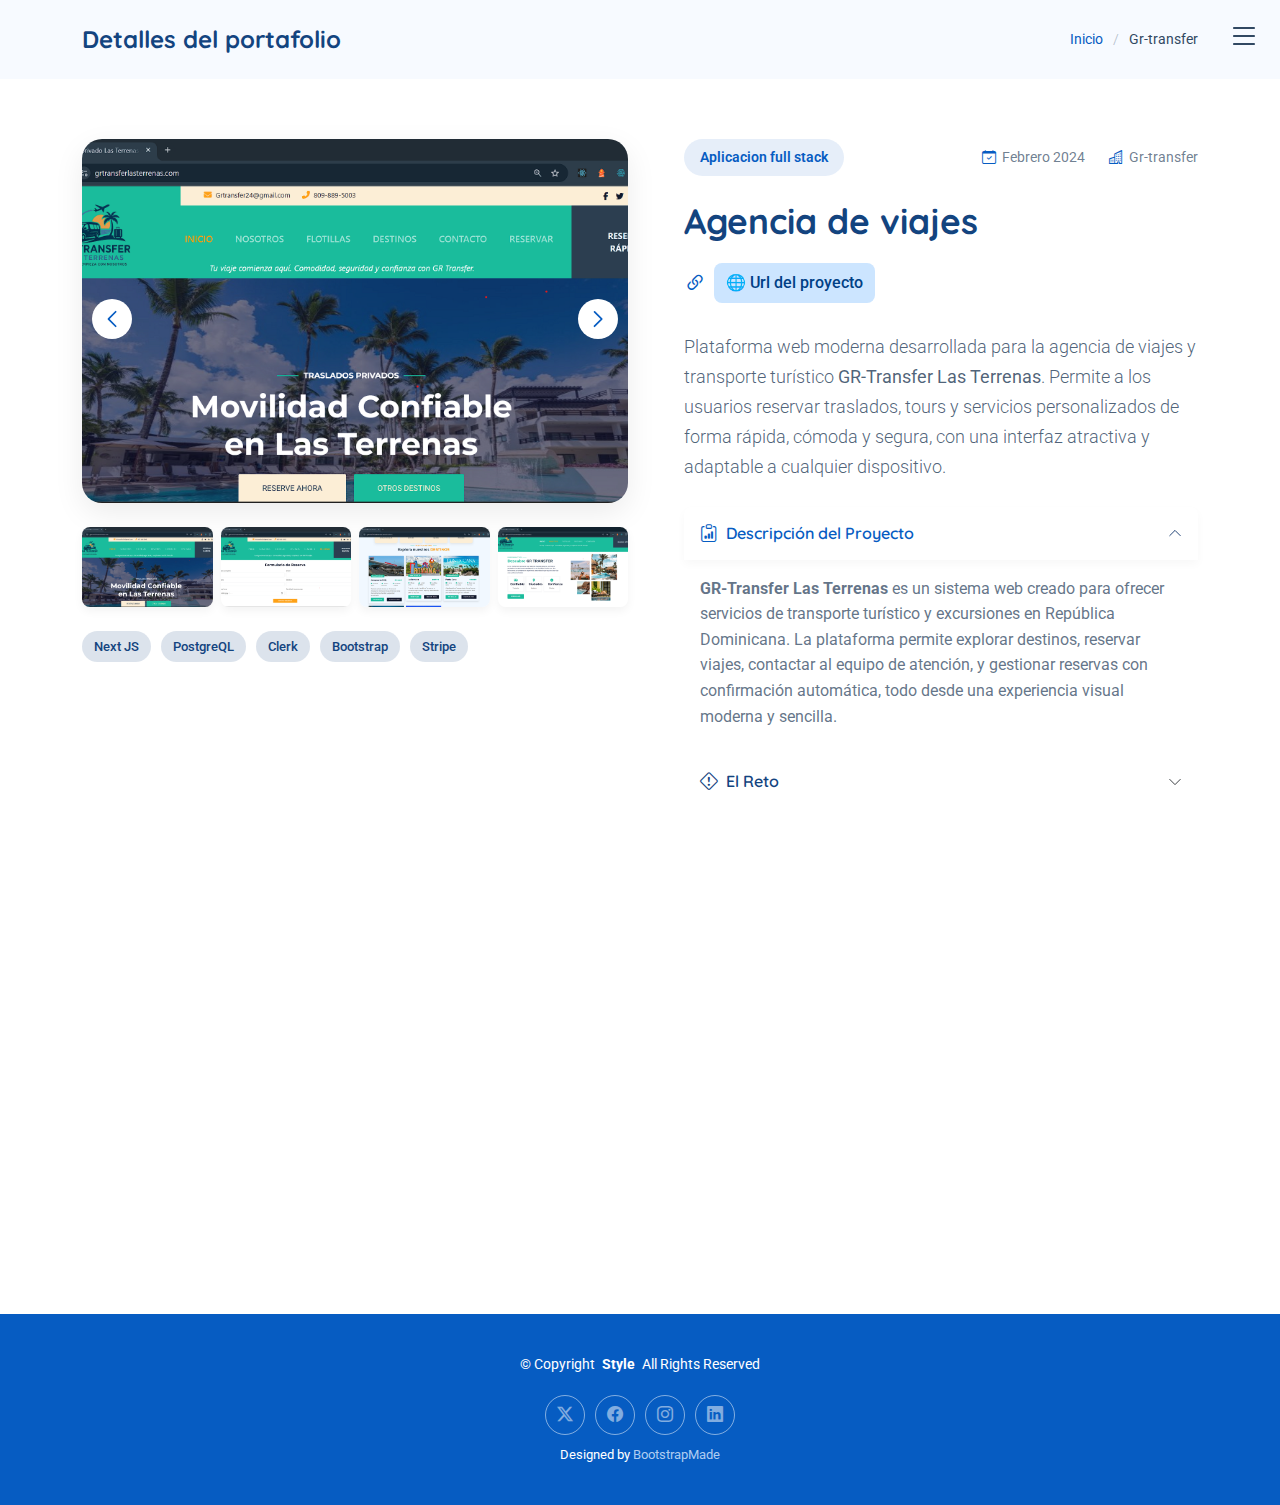
<file: proyec3-details.html>
<!DOCTYPE html>
<html lang="en">
  <head>
    <meta charset="utf-8" />
    <meta content="width=device-width, initial-scale=1.0" name="viewport" />
    <title>Detalles del primer proyecto - MindwareLabs</title>
    <meta name="description" content="" />
    <meta name="keywords" content="" />

    <!-- Favicons -->
    <link href="assets/img/favicon.png" rel="icon" />
    <link href="assets/img/apple-touch-icon.png" rel="apple-touch-icon" />

    <!-- Fonts -->
    <link href="https://fonts.googleapis.com" rel="preconnect" />
    <link href="https://fonts.gstatic.com" rel="preconnect" crossorigin />
    <link
      href="https://fonts.googleapis.com/css2?family=Roboto:ital,wght@0,100;0,300;0,400;0,500;0,700;0,900;1,100;1,300;1,400;1,500;1,700;1,900&family=Open+Sans:ital,wght@0,300;0,400;0,500;0,600;0,700;0,800;1,300;1,400;1,500;1,600;1,700;1,800&family=Quicksand:wght@300;400;500;600;700&display=swap"
      rel="stylesheet"
    />

    <!-- Vendor CSS Files -->
    <link
      href="assets/vendor/bootstrap/css/bootstrap.min.css"
      rel="stylesheet"
    />
    <link
      href="assets/vendor/bootstrap-icons/bootstrap-icons.css"
      rel="stylesheet"
    />
    <link href="assets/vendor/aos/aos.css" rel="stylesheet" />
    <link
      href="assets/vendor/glightbox/css/glightbox.min.css"
      rel="stylesheet"
    />
    <link href="assets/vendor/swiper/swiper-bundle.min.css" rel="stylesheet" />

    <!-- Main CSS File -->
    <link href="assets/css/main.css" rel="stylesheet" />

    <!-- =======================================================
  * Template Name: Style
  * Template URL: https://bootstrapmade.com/style-bootstrap-portfolio-template/
  * Updated: Jul 02 2025 with Bootstrap v5.3.7
  * Author: BootstrapMade.com
  * License: https://bootstrapmade.com/license/
  ======================================================== -->
  </head>

  <body class="portfolio-details-page">
    <header id="header" class="header d-flex align-items-center fixed-top">
      <div
        class="container-fluid position-relative d-flex align-items-center justify-content-between"
      >
        <a href="index.html" class="logo d-flex align-items-center"> </a>

        <nav id="navmenu" class="navmenu">
          <div
            class="ratio ratio-1x1 rounded-circle overflow-hidden"
            style="width: 120px"
          >
            <img
              src="assets/img/profile/Logo.jpg"
              alt=""
              class="w-100 h-100 object-fit-cover"
            />
          </div>

          <a
            href="index.html"
            class="logo d-flex align-items-center justify-content-center active"
          >
            <h1 class="sitename">Mindware Labs</h1>
          </a>

          <div class="social-links text-center">
            <a
              href="https://www.instagram.com/labsmindware?igsh=d3dkbHZyb3J2czVp"
              class="instagram"
              ><i class="bi bi-instagram"></i
            ></a>
            <a href="https://github.com/Mindware-Labs"
              ><i class="bi bi-github"></i
            ></a>
            <a
              href="https://www.linkedin.com/in/mindware-labs-165a3738b/"
              class="linkedin"
              ><i class="bi bi-linkedin"></i
            ></a>
          </div>

          <ul>
            <li><a href="index.html#hero">Home</a></li>
            <li><a href="index.html#about">Sobre Nosotros</a></li>
            <li><a href="index.html#skills">Trayecto</a></li>
            <li><a href="index.html#portfolio">Portfolio</a></li>
            <li><a href="index.html#services">Servicios</a></li>
            <li><a href="index.html#contact">Contacto</a></li>
          </ul>
          <i class="mobile-nav-toggle d-xl-none bi bi-list"></i>
        </nav>
      </div>
    </header>

    <main class="main">
      <!-- Page Title -->
      <div class="page-title light-background">
        <div
          class="container d-lg-flex justify-content-between align-items-center"
        >
          <h1 class="mb-2 mb-lg-0">Detalles del portafolio</h1>
          <nav class="breadcrumbs">
            <ol>
              <li><a href="index.html">Inicio</a></li>
              <li class="current">Gr-transfer</li>
            </ol>
          </nav>
        </div>
      </div>
      <!-- End Page Title -->

      <!-- Portfolio Details Section -->
      <section id="portfolio-details" class="portfolio-details section">
        <div class="container" data-aos="fade-up" data-aos-delay="100">
          <div class="row gy-4">
            <div class="col-lg-6" data-aos="fade-right">
              <div class="portfolio-details-media">
                <div class="main-image">
                  <div
                    class="portfolio-details-slider swiper init-swiper"
                    data-aos="zoom-in"
                  >
                    <script type="application/json" class="swiper-config">
                      {
                        "loop": true,
                        "speed": 1000,
                        "autoplay": {
                          "delay": 6000
                        },
                        "effect": "creative",
                        "creativeEffect": {
                          "prev": {
                            "shadow": true,
                            "translate": [0, 0, -400]
                          },
                          "next": {
                            "translate": ["100%", 0, 0]
                          }
                        },
                        "slidesPerView": 1,
                        "navigation": {
                          "nextEl": ".swiper-button-next",
                          "prevEl": ".swiper-button-prev"
                        }
                      }
                    </script>
                    <div class="swiper-wrapper">
                      <div class="swiper-slide">
                        <img
                          src="assets/img/portfolio/Gr-transfer.png"
                          alt="Portfolio Image"
                          class="img-fluid"
                        />
                      </div>
                      <div class="swiper-slide">
                        <img
                          src="assets/img/portfolio/Grtransfer-img2.png"
                          alt="Portfolio Image"
                          class="img-fluid"
                        />
                      </div>
                      <div class="swiper-slide">
                        <img
                          src="assets/img/portfolio/Grtransfer-img3.png"
                          alt="Portfolio Image"
                          class="img-fluid"
                        />
                      </div>
                    </div>
                    <div class="swiper-button-prev"></div>
                    <div class="swiper-button-next"></div>
                  </div>
                </div>

                <div
                  class="thumbnail-grid"
                  data-aos="fade-up"
                  data-aos-delay="200"
                >
                  <div class="row g-2 mt-3">
                    <div class="col-3">
                      <img
                        src="assets/img/portfolio/Gr-transfer.png"
                        alt="Gallery Image"
                        class="img-fluid glightbox"
                      />
                    </div>
                    <div class="col-3">
                      <img
                        src="assets/img/portfolio/Grtransfer-img2.png"
                        alt="Gallery Image"
                        class="img-fluid glightbox"
                      />
                    </div>
                    <div class="col-3">
                      <img
                        src="assets/img/portfolio/Grtransfer-img3.png"
                        alt="Gallery Image"
                        class="img-fluid glightbox"
                      />
                    </div>
                    <div class="col-3">
                      <img
                        src="assets/img/portfolio/Grtransfer-img4.png"
                        alt="Gallery Image"
                        class="img-fluid glightbox"
                      />
                    </div>
                  </div>
                </div>

                <div
                  class="tech-stack-badges"
                  data-aos="fade-up"
                  data-aos-delay="300"
                >
                  <span>Next JS</span>
                  <span>PostgreQL</span>
                  <span>Clerk</span>
                  <span>Bootstrap</span>
                  <span>Stripe</span>
                </div>
              </div>
            </div>

            <div class="col-lg-6" data-aos="fade-left">
              <div class="portfolio-details-content">
                <div class="project-meta">
                  <div class="badge-wrapper">
                    <span class="project-badge">Aplicacion full stack</span>
                  </div>
                  <div class="date-client">
                    <div class="meta-item">
                      <i class="bi bi-calendar-check"></i>
                      <span>Febrero 2024</span>
                    </div>
                    <div class="meta-item">
                      <i class="bi bi-buildings"></i>
                      <span>Gr-transfer</span>
                    </div>
                  </div>
                </div>

                <h2 class="project-title">Agencia de viajes</h2>

                <div class="project-website">
                  <i class="bi bi-link-45deg"></i>
                  <style>
                    .links a {
                      display: block;
                      background-color: #cce5ff; /* azul claro */
                      color: #004085; /* azul oscuro */
                      text-decoration: none;
                      padding: 8px 12px;
                      border-radius: 8px;
                      margin-bottom: 6px;
                      font-weight: 600;
                      transition: background-color 0.3s, color 0.3s;
                    }

                    .links a:hover {
                      background-color: #b3d7ff;
                      color: #002752;
                    }
                  </style>

                  <div class="links">
                    <a href="https://grtransferlasterrenas.com/" target="_blank"
                      >🌐 Url del proyecto</a
                    >
                    <!-- <a href="https://github.com/geraldramirez/backend-loanadmin" target="_blank">💻 Repositorio de backend</a> -->
                  </div>
                </div>

                <style>
                  .project-website .links a {
                    display: block;
                    margin-top: 5px;
                  }
                </style>

                <div class="project-overview">
                  <p class="lead">
                    Plataforma web moderna desarrollada para la agencia de
                    viajes y transporte turístico
                    <strong>GR-Transfer Las Terrenas</strong>. Permite a los
                    usuarios reservar traslados, tours y servicios
                    personalizados de forma rápida, cómoda y segura, con una
                    interfaz atractiva y adaptable a cualquier dispositivo.
                  </p>

                  <div
                    class="accordion project-accordion"
                    id="portfolio-details-projectAccordion"
                  >
                    <!-- Descripción del Proyecto -->
                    <div class="accordion-item" data-aos="fade-up">
                      <h2 class="accordion-header">
                        <button
                          class="accordion-button"
                          type="button"
                          data-bs-toggle="collapse"
                          data-bs-target="#portfolio-details-collapse-1"
                          aria-expanded="true"
                          aria-controls="collapseOne"
                        >
                          <i class="bi bi-clipboard-data me-2"></i> Descripción
                          del Proyecto
                        </button>
                      </h2>
                      <div
                        id="portfolio-details-collapse-1"
                        class="accordion-collapse collapse show"
                        data-bs-parent="#portfolio-details-projectAccordion"
                      >
                        <div class="accordion-body">
                          <p>
                            <strong>GR-Transfer Las Terrenas</strong> es un
                            sistema web creado para ofrecer servicios de
                            transporte turístico y excursiones en República
                            Dominicana. La plataforma permite explorar destinos,
                            reservar viajes, contactar al equipo de atención, y
                            gestionar reservas con confirmación automática, todo
                            desde una experiencia visual moderna y sencilla.
                          </p>
                        </div>
                      </div>
                    </div>

                    <!-- El Reto -->
                    <div
                      class="accordion-item"
                      data-aos="fade-up"
                      data-aos-delay="100"
                    >
                      <h2 class="accordion-header">
                        <button
                          class="accordion-button collapsed"
                          type="button"
                          data-bs-toggle="collapse"
                          data-bs-target="#portfolio-details-collapse-2"
                          aria-expanded="false"
                          aria-controls="collapseTwo"
                        >
                          <i class="bi bi-exclamation-diamond me-2"></i> El Reto
                        </button>
                      </h2>
                      <div
                        id="portfolio-details-collapse-2"
                        class="accordion-collapse collapse"
                        data-bs-parent="#portfolio-details-projectAccordion"
                      >
                        <div class="accordion-body">
                          <p>
                            El principal desafío fue integrar en una sola
                            plataforma un sistema de reservas eficiente y una
                            presentación atractiva de los servicios turísticos.
                            También se buscó garantizar una navegación fluida en
                            dispositivos móviles y una comunicación directa con
                            los clientes sin depender de plataformas externas.
                          </p>
                        </div>
                      </div>
                    </div>

                    <!-- La Solución -->
                    <div
                      class="accordion-item"
                      data-aos="fade-up"
                      data-aos-delay="200"
                    >
                      <h2 class="accordion-header">
                        <button
                          class="accordion-button collapsed"
                          type="button"
                          data-bs-toggle="collapse"
                          data-bs-target="#portfolio-details-collapse-3"
                          aria-expanded="false"
                          aria-controls="collapseThree"
                        >
                          <i class="bi bi-award me-2"></i> La Solución
                        </button>
                      </h2>
                      <div
                        id="portfolio-details-collapse-3"
                        class="accordion-collapse collapse"
                        data-bs-parent="#portfolio-details-projectAccordion"
                      >
                        <div class="accordion-body">
                          <p>
                            Se desarrolló una página web completa y optimizada
                            para <strong>GR-Transfer Las Terrenas</strong>, con
                            un diseño moderno, sistema de reservas integrado y
                            secciones informativas de fácil acceso. Incluye
                            formularios de contacto, catálogo de tours,
                            integración con mapas, y un enfoque responsive que
                            mejora la experiencia del usuario tanto en
                            computadoras como en móviles.
                          </p>
                        </div>
                      </div>
                    </div>
                  </div>
                </div>

                <div
                  class="project-features"
                  data-aos="fade-up"
                  data-aos-delay="300"
                >
                  <h3>
                    <i class="bi bi-stars"></i> Funcionalidades Destacadas
                  </h3>
                  <div class="row g-3">
                    <div class="col-md-6">
                      <ul class="feature-list">
                        <li>
                          <i class="bi bi-check2-circle"></i> Sistema de
                          reservas de traslados y tours
                        </li>
                        <li>
                          <i class="bi bi-check2-circle"></i> Integración con
                          mapas y localización de destinos
                        </li>
                        <li>
                          <i class="bi bi-check2-circle"></i> Sección de
                          contacto y soporte al cliente
                        </li>
                      </ul>
                    </div>
                    <div class="col-md-6">
                      <ul class="feature-list">
                        <li>
                          <i class="bi bi-check2-circle"></i> Diseño responsive
                          adaptable a móviles
                        </li>
                        <li>
                          <i class="bi bi-check2-circle"></i> Galería visual de
                          servicios y destinos
                        </li>
                        <li>
                          <i class="bi bi-check2-circle"></i> Navegación moderna
                          e interfaz intuitiva
                        </li>
                      </ul>
                    </div>
                  </div>
                </div>

                <div
                  class="cta-buttons"
                  data-aos="fade-up"
                  data-aos-delay="400"
                >
                  <a
                    href="https://grtransferlasterrenas.com/"
                    class="btn-view-project"
                    >Ver Proyecto</a
                  >
                  <a href="proyect4-details.html" class="btn-next-project"
                    >Siguiente Proyecto <i class="bi bi-arrow-right"></i
                  ></a>
                </div>
              </div>
            </div>
          </div>
        </div>
      </section>
      <!-- /Portfolio Details Section -->
    </main>

    <footer id="footer" class="footer dark-background">
      <div class="container">
        <div class="copyright text-center">
          <p>
            © <span>Copyright</span>
            <strong class="px-1 sitename">Style</strong>
            <span>All Rights Reserved</span>
          </p>
        </div>
        <div class="social-links d-flex justify-content-center">
          <a href=""><i class="bi bi-twitter-x"></i></a>
          <a href=""><i class="bi bi-facebook"></i></a>
          <a href=""><i class="bi bi-instagram"></i></a>
          <a href=""><i class="bi bi-linkedin"></i></a>
        </div>
        <div class="credits">
          <!-- All the links in the footer should remain intact. -->
          <!-- You can delete the links only if you've purchased the pro version. -->
          <!-- Licensing information: https://bootstrapmade.com/license/ -->
          <!-- Purchase the pro version with working PHP/AJAX contact form: [buy-url] -->
          Designed by <a href="https://bootstrapmade.com/">BootstrapMade</a>
        </div>
      </div>
    </footer>

    <!-- Scroll Top -->
    <a
      href="#"
      id="scroll-top"
      class="scroll-top d-flex align-items-center justify-content-center"
      ><i class="bi bi-arrow-up-short"></i
    ></a>

    <!-- Vendor JS Files -->
    <script src="assets/vendor/bootstrap/js/bootstrap.bundle.min.js"></script>
    <script src="assets/vendor/php-email-form/validate.js"></script>
    <script src="assets/vendor/aos/aos.js"></script>
    <script src="assets/vendor/purecounter/purecounter_vanilla.js"></script>
    <script src="assets/vendor/typed.js/typed.umd.js"></script>
    <script src="assets/vendor/waypoints/noframework.waypoints.js"></script>
    <script src="assets/vendor/glightbox/js/glightbox.min.js"></script>
    <script src="assets/vendor/imagesloaded/imagesloaded.pkgd.min.js"></script>
    <script src="assets/vendor/isotope-layout/isotope.pkgd.min.js"></script>
    <script src="assets/vendor/swiper/swiper-bundle.min.js"></script>

    <!-- Main JS File -->
    <script src="assets/js/main.js"></script>
  </body>
</html>
</file>
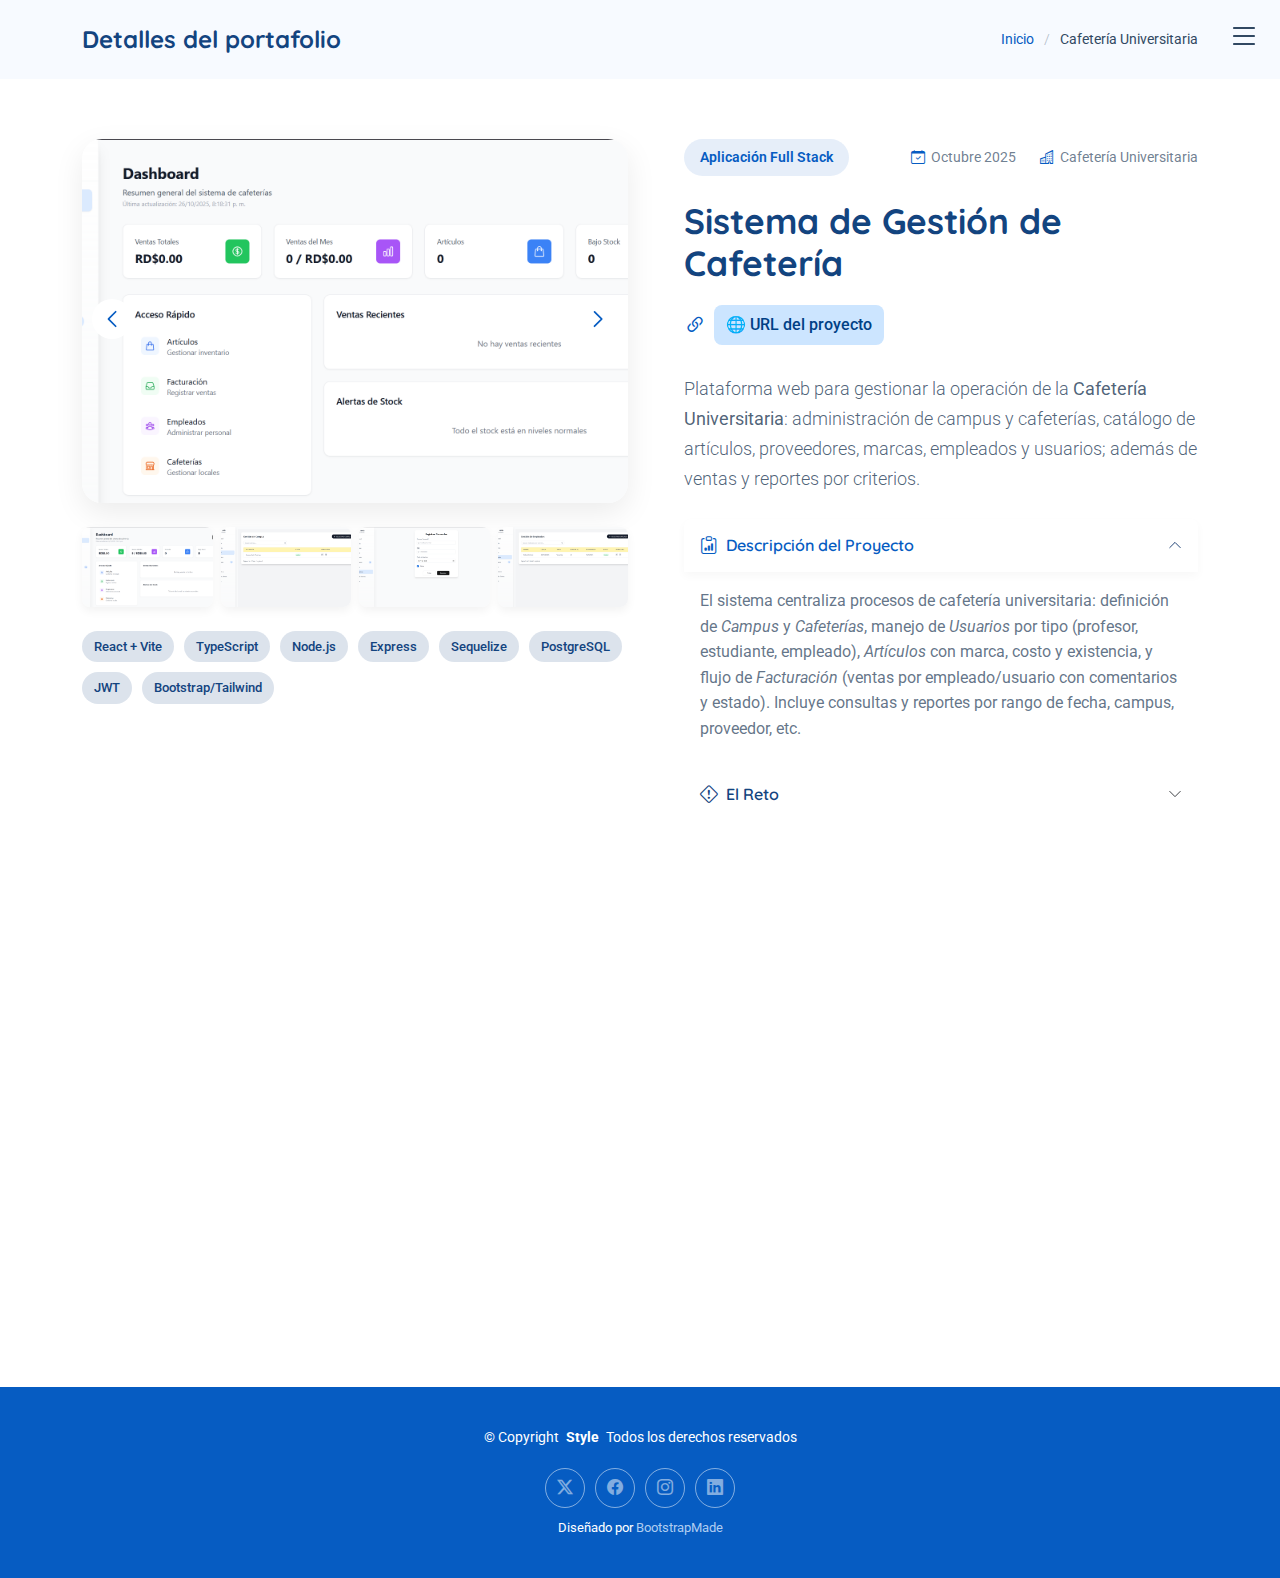
<file: proyec5-details.html>
<!DOCTYPE html>
<html lang="es">
  <head>
    <meta charset="utf-8" />
    <meta content="width=device-width, initial-scale=1.0" name="viewport" />
    <title>Detalles del proyecto - Cafetería Universitaria</title>
    <meta
      name="description"
      content="Sistema de gestión para la Cafetería Universitaria: campus, cafeterías, usuarios, artículos, empleados y ventas."
    />
    <meta
      name="keywords"
      content="cafetería, gestión, Node, Express, React, PostgreSQL, Sequelize"
    />

    <!-- Favicons -->
    <link href="assets/img/favicon.png" rel="icon" />
    <link href="assets/img/apple-touch-icon.png" rel="apple-touch-icon" />

    <!-- Fonts -->
    <link href="https://fonts.googleapis.com" rel="preconnect" />
    <link href="https://fonts.gstatic.com" rel="preconnect" crossorigin />
    <link
      href="https://fonts.googleapis.com/css2?family=Roboto:wght@300;400;500;700;900&family=Open+Sans:wght@300;400;600;700;800&family=Quicksand:wght@400;500;600;700&display=swap"
      rel="stylesheet"
    />

    <!-- Vendor CSS Files -->
    <link
      href="assets/vendor/bootstrap/css/bootstrap.min.css"
      rel="stylesheet"
    />
    <link
      href="assets/vendor/bootstrap-icons/bootstrap-icons.css"
      rel="stylesheet"
    />
    <link href="assets/vendor/aos/aos.css" rel="stylesheet" />
    <link
      href="assets/vendor/glightbox/css/glightbox.min.css"
      rel="stylesheet"
    />
    <link href="assets/vendor/swiper/swiper-bundle.min.css" rel="stylesheet" />

    <!-- Main CSS File -->
    <link href="assets/css/main.css" rel="stylesheet" />

    <!-- =======================================================
      * Template Name: Style
      * Template URL: https://bootstrapmade.com/style-bootstrap-portfolio-template/
      * Updated: Jul 02 2025 with Bootstrap v5.3.7
      * Author: BootstrapMade.com
      * License: https://bootstrapmade.com/license/
    ======================================================== -->
  </head>

  <body class="portfolio-details-page">
    <header id="header" class="header d-flex align-items-center fixed-top">
      <div
        class="container-fluid position-relative d-flex align-items-center justify-content-between"
      >
        <a href="index.html" class="logo d-flex align-items-center"> </a>

        <nav id="navmenu" class="navmenu">
          <div
            class="ratio ratio-1x1 rounded-circle overflow-hidden"
            style="width: 120px"
          >
            <img
              src="assets/img/profile/Logo.jpg"
              alt=""
              class="w-100 h-100 object-fit-cover"
            />
          </div>

          <a
            href="index.html"
            class="logo d-flex align-items-center justify-content-center active"
          >
            <h1 class="sitename">Mindware Labs</h1>
          </a>

          <div class="social-links text-center">
            <a
              href="https://www.instagram.com/labsmindware?igsh=d3dkbHZyb3J2czVp"
              class="instagram"
              ><i class="bi bi-instagram"></i
            ></a>
            <a href="https://github.com/Mindware-Labs"
              ><i class="bi bi-github"></i
            ></a>
            <a
              href="https://www.linkedin.com/in/mindware-labs-165a3738b/"
              class="linkedin"
              ><i class="bi bi-linkedin"></i
            ></a>
          </div>

          <ul>
            <li><a href="index.html#hero">Home</a></li>
            <li><a href="index.html#about">Sobre Nosotros</a></li>
            <li><a href="index.html#skills">Trayecto</a></li>
            <li><a href="index.html#portfolio">Portfolio</a></li>
            <li><a href="index.html#services">Servicios</a></li>
            <li><a href="index.html#contact">Contacto</a></li>
          </ul>
          <i class="mobile-nav-toggle d-xl-none bi bi-list"></i>
        </nav>
      </div>
    </header>
    <main class="main">
      <!-- Page Title -->
      <div class="page-title light-background">
        <div
          class="container d-lg-flex justify-content-between align-items-center"
        >
          <h1 class="mb-2 mb-lg-0">Detalles del portafolio</h1>
          <nav class="breadcrumbs">
            <ol>
              <li><a href="index.html">Inicio</a></li>
              <li class="current">Cafetería Universitaria</li>
            </ol>
          </nav>
        </div>
      </div>
      <!-- End Page Title -->

      <!-- Portfolio Details Section -->
      <section id="portfolio-details" class="portfolio-details section">
        <div class="container" data-aos="fade-up" data-aos-delay="100">
          <div class="row gy-4">
            <div class="col-lg-6" data-aos="fade-right">
              <div class="portfolio-details-media">
                <div class="main-image">
                  <div
                    class="portfolio-details-slider swiper init-swiper"
                    data-aos="zoom-in"
                  >
                    <script type="application/json" class="swiper-config">
                      {
                        "loop": true,
                        "speed": 1000,
                        "autoplay": { "delay": 6000 },
                        "effect": "creative",
                        "creativeEffect": {
                          "prev": { "shadow": true, "translate": [0, 0, -400] },
                          "next": { "translate": ["100%", 0, 0] }
                        },
                        "slidesPerView": 1,
                        "navigation": {
                          "nextEl": ".swiper-button-next",
                          "prevEl": ".swiper-button-prev"
                        }
                      }
                    </script>
                    <div class="swiper-wrapper">
                      <div class="swiper-slide">
                        <img
                          src="assets/img/SistemaCafeteria/Cafeteria-Dashboard.png"
                          alt="Panel principal del sistema"
                          class="img-fluid"
                        />
                      </div>
                      <div class="swiper-slide">
                        <img
                          src="assets/img/SistemaCafeteria/Cafeteria-2.png"
                          alt="Gestión de artículos"
                          class="img-fluid"
                        />
                      </div>
                      <div class="swiper-slide">
                        <img
                          src="assets/img/SistemaCafeteria/Cafeteria-3.png"
                          alt="Ventas y reportes"
                          class="img-fluid"
                        />
                      </div>
                    </div>
                    <div class="swiper-button-prev"></div>
                    <div class="swiper-button-next"></div>
                  </div>
                </div>

                <div
                  class="thumbnail-grid"
                  data-aos="fade-up"
                  data-aos-delay="200"
                >
                  <div class="row g-2 mt-3">
                    <div class="col-3">
                      <img
                        src="assets/img/SistemaCafeteria/Cafeteria-Dashboard.png"
                        alt="Dashboard"
                        class="img-fluid glightbox"
                      />
                    </div>
                    <div class="col-3">
                      <img
                        src="assets/img/SistemaCafeteria/Cafeteria-2.png"
                        alt="Artículos"
                        class="img-fluid glightbox"
                      />
                    </div>
                    <div class="col-3">
                      <img
                        src="assets/img/SistemaCafeteria/Cafeteria-3.png"
                        alt="Ventas"
                        class="img-fluid glightbox"
                      />
                    </div>
                    <div class="col-3">
                      <img
                        src="assets/img/SistemaCafeteria/cafeteria-4.png"
                        alt="Reportes"
                        class="img-fluid glightbox"
                      />
                    </div>
                  </div>
                </div>

                <div
                  class="tech-stack-badges"
                  data-aos="fade-up"
                  data-aos-delay="300"
                >
                  <span>React + Vite</span>
                  <span>TypeScript</span>
                  <span>Node.js</span>
                  <span>Express</span>
                  <span>Sequelize</span>
                  <span>PostgreSQL</span>
                  <span>JWT</span>
                  <span>Bootstrap/Tailwind</span>
                </div>
              </div>
            </div>

            <div class="col-lg-6" data-aos="fade-left">
              <div class="portfolio-details-content">
                <div class="project-meta">
                  <div class="badge-wrapper">
                    <span class="project-badge">Aplicación Full Stack</span>
                  </div>
                  <div class="date-client">
                    <div class="meta-item">
                      <i class="bi bi-calendar-check"></i>
                      <span>Octubre 2025</span>
                    </div>
                    <div class="meta-item">
                      <i class="bi bi-buildings"></i>
                      <span>Cafetería Universitaria</span>
                    </div>
                  </div>
                </div>

                <h2 class="project-title">Sistema de Gestión de Cafetería</h2>

                <div class="project-website">
                  <i class="bi bi-link-45deg"></i>
                  <style>
                    .links a {
                      display: block;
                      background-color: #cce5ff;
                      color: #004085;
                      text-decoration: none;
                      padding: 8px 12px;
                      border-radius: 8px;
                      margin-bottom: 6px;
                      font-weight: 600;
                      transition: background-color 0.3s, color 0.3s;
                    }
                    .links a:hover {
                      background-color: #b3d7ff;
                      color: #002752;
                    }
                  </style>
                  <div class="links">
                    <a
                      href="https://cafeteria-frontend-six.vercel.app/"
                      target="_blank"
                      >🌐 URL del proyecto</a
                    >
                  </div>
                </div>

                <style>
                  .project-website .links a {
                    display: block;
                    margin-top: 5px;
                  }
                </style>

                <div class="project-overview">
                  <p class="lead">
                    Plataforma web para gestionar la operación de la
                    <strong>Cafetería Universitaria</strong>: administración de
                    campus y cafeterías, catálogo de artículos, proveedores,
                    marcas, empleados y usuarios; además de ventas y reportes
                    por criterios.
                  </p>

                  <div
                    class="accordion project-accordion"
                    id="portfolio-details-projectAccordion"
                  >
                    <!-- Descripción del Proyecto -->
                    <div class="accordion-item" data-aos="fade-up">
                      <h2 class="accordion-header">
                        <button
                          class="accordion-button"
                          type="button"
                          data-bs-toggle="collapse"
                          data-bs-target="#portfolio-details-collapse-1"
                          aria-expanded="true"
                        >
                          <i class="bi bi-clipboard-data me-2"></i> Descripción
                          del Proyecto
                        </button>
                      </h2>
                      <div
                        id="portfolio-details-collapse-1"
                        class="accordion-collapse collapse show"
                        data-bs-parent="#portfolio-details-projectAccordion"
                      >
                        <div class="accordion-body">
                          <p>
                            El sistema centraliza procesos de cafetería
                            universitaria: definición de <em>Campus</em> y
                            <em>Cafeterías</em>, manejo de <em>Usuarios</em> por
                            tipo (profesor, estudiante, empleado),
                            <em>Artículos</em> con marca, costo y existencia, y
                            flujo de <em>Facturación</em> (ventas por
                            empleado/usuario con comentarios y estado). Incluye
                            consultas y reportes por rango de fecha, campus,
                            proveedor, etc.
                          </p>
                        </div>
                      </div>
                    </div>

                    <!-- El Reto -->
                    <div
                      class="accordion-item"
                      data-aos="fade-up"
                      data-aos-delay="100"
                    >
                      <h2 class="accordion-header">
                        <button
                          class="accordion-button collapsed"
                          type="button"
                          data-bs-toggle="collapse"
                          data-bs-target="#portfolio-details-collapse-2"
                          aria-expanded="false"
                        >
                          <i class="bi bi-exclamation-diamond me-2"></i> El Reto
                        </button>
                      </h2>
                      <div
                        id="portfolio-details-collapse-2"
                        class="accordion-collapse collapse"
                        data-bs-parent="#portfolio-details-projectAccordion"
                      >
                        <div class="accordion-body">
                          <p>
                            Diseñar una API segura y tipada con TypeScript, que
                            soporte relaciones complejas (Sequelize/PostgreSQL),
                            reglas de negocio (existencias y comisiones), y un
                            frontend rápido con búsquedas, filtros y validación
                            robusta, manteniendo DX simple para despliegues en
                            Vercel/Render.
                          </p>
                        </div>
                      </div>
                    </div>

                    <!-- La Solución -->
                    <div
                      class="accordion-item"
                      data-aos="fade-up"
                      data-aos-delay="200"
                    >
                      <h2 class="accordion-header">
                        <button
                          class="accordion-button collapsed"
                          type="button"
                          data-bs-toggle="collapse"
                          data-bs-target="#portfolio-details-collapse-3"
                          aria-expanded="false"
                        >
                          <i class="bi bi-award me-2"></i> La Solución
                        </button>
                      </h2>
                      <div
                        id="portfolio-details-collapse-3"
                        class="accordion-collapse collapse"
                        data-bs-parent="#portfolio-details-projectAccordion"
                      >
                        <div class="accordion-body">
                          <p>
                            Backend en <strong>Node.js/Express</strong> +
                            <strong>Sequelize</strong> sobre
                            <strong>PostgreSQL</strong>, autenticación con
                            <strong>JWT</strong>, CORS configurado por entorno.
                            Frontend en <strong>React + Vite</strong>, UI con
                            <strong>Bootstrap/Tailwind</strong>, rutas con
                            <strong>React Router</strong>, validaciones con
                            <strong>Valibot</strong>, tablas y formularios
                            accesibles, y despliegue continuo (Vercel/Render).
                          </p>
                        </div>
                      </div>
                    </div>
                  </div>
                </div>

                <div
                  class="project-features"
                  data-aos="fade-up"
                  data-aos-delay="300"
                >
                  <h3>
                    <i class="bi bi-stars"></i> Funcionalidades Destacadas
                  </h3>
                  <div class="row g-3">
                    <div class="col-md-6">
                      <ul class="feature-list">
                        <li>
                          <i class="bi bi-check2-circle"></i> Gestión de Campus
                          y Cafeterías
                        </li>
                        <li>
                          <i class="bi bi-check2-circle"></i> Tipos de Usuarios
                          y límites de crédito
                        </li>
                        <li>
                          <i class="bi bi-check2-circle"></i> Proveedores y
                          Marcas
                        </li>
                        <li>
                          <i class="bi bi-check2-circle"></i> Artículos: costo,
                          existencia y estado
                        </li>
                      </ul>
                    </div>
                    <div class="col-md-6">
                      <ul class="feature-list">
                        <li>
                          <i class="bi bi-check2-circle"></i> Empleados: tanda,
                          comisión y estado
                        </li>
                        <li>
                          <i class="bi bi-check2-circle"></i> Ventas/Facturación
                          por usuario/fecha
                        </li>
                        <li>
                          <i class="bi bi-check2-circle"></i> Consultas por
                          criterios (fecha, campus, proveedor)
                        </li>
                        <li>
                          <i class="bi bi-check2-circle"></i> Reportes entre
                          fechas y por campus/proveedor
                        </li>
                      </ul>
                    </div>
                  </div>
                </div>

                <div
                  class="cta-buttons"
                  data-aos="fade-up"
                  data-aos-delay="400"
                >
                  <a
                    href="https://cafeteria-frontend-six.vercel.app/"
                    target="_blank"
                    class="btn-view-project"
                    >Ver Proyecto</a
                  >
                  <a href="proyect4-details.html" class="btn-next-project"
                    >Siguiente Proyecto <i class="bi bi-arrow-right"></i
                  ></a>
                </div>
              </div>
            </div>
          </div>
        </div>
      </section>
      <!-- /Portfolio Details Section -->
    </main>

    <footer id="footer" class="footer dark-background">
      <div class="container">
        <div class="copyright text-center">
          <p>
            © <span>Copyright</span>
            <strong class="px-1 sitename">Style</strong>
            <span>Todos los derechos reservados</span>
          </p>
        </div>
        <div class="social-links d-flex justify-content-center">
          <a href=""><i class="bi bi-twitter-x"></i></a>
          <a href=""><i class="bi bi-facebook"></i></a>
          <a href=""><i class="bi bi-instagram"></i></a>
          <a href=""><i class="bi bi-linkedin"></i></a>
        </div>
        <div class="credits">
          Diseñado por <a href="https://bootstrapmade.com/">BootstrapMade</a>
        </div>
      </div>
    </footer>

    <!-- Scroll Top -->
    <a
      href="#"
      id="scroll-top"
      class="scroll-top d-flex align-items-center justify-content-center"
    >
      <i class="bi bi-arrow-up-short"></i>
    </a>

    <!-- Vendor JS Files -->
    <script src="assets/vendor/bootstrap/js/bootstrap.bundle.min.js"></script>
    <script src="assets/vendor/php-email-form/validate.js"></script>
    <script src="assets/vendor/aos/aos.js"></script>
    <script src="assets/vendor/purecounter/purecounter_vanilla.js"></script>
    <script src="assets/vendor/typed.js/typed.umd.js"></script>
    <script src="assets/vendor/waypoints/noframework.waypoints.js"></script>
    <script src="assets/vendor/glightbox/js/glightbox.min.js"></script>
    <script src="assets/vendor/imagesloaded/imagesloaded.pkgd.min.js"></script>
    <script src="assets/vendor/isotope-layout/isotope.pkgd.min.js"></script>
    <script src="assets/vendor/swiper/swiper-bundle.min.js"></script>

    <!-- Main JS File -->
    <script src="assets/js/main.js"></script>
  </body>
</html>
</file>
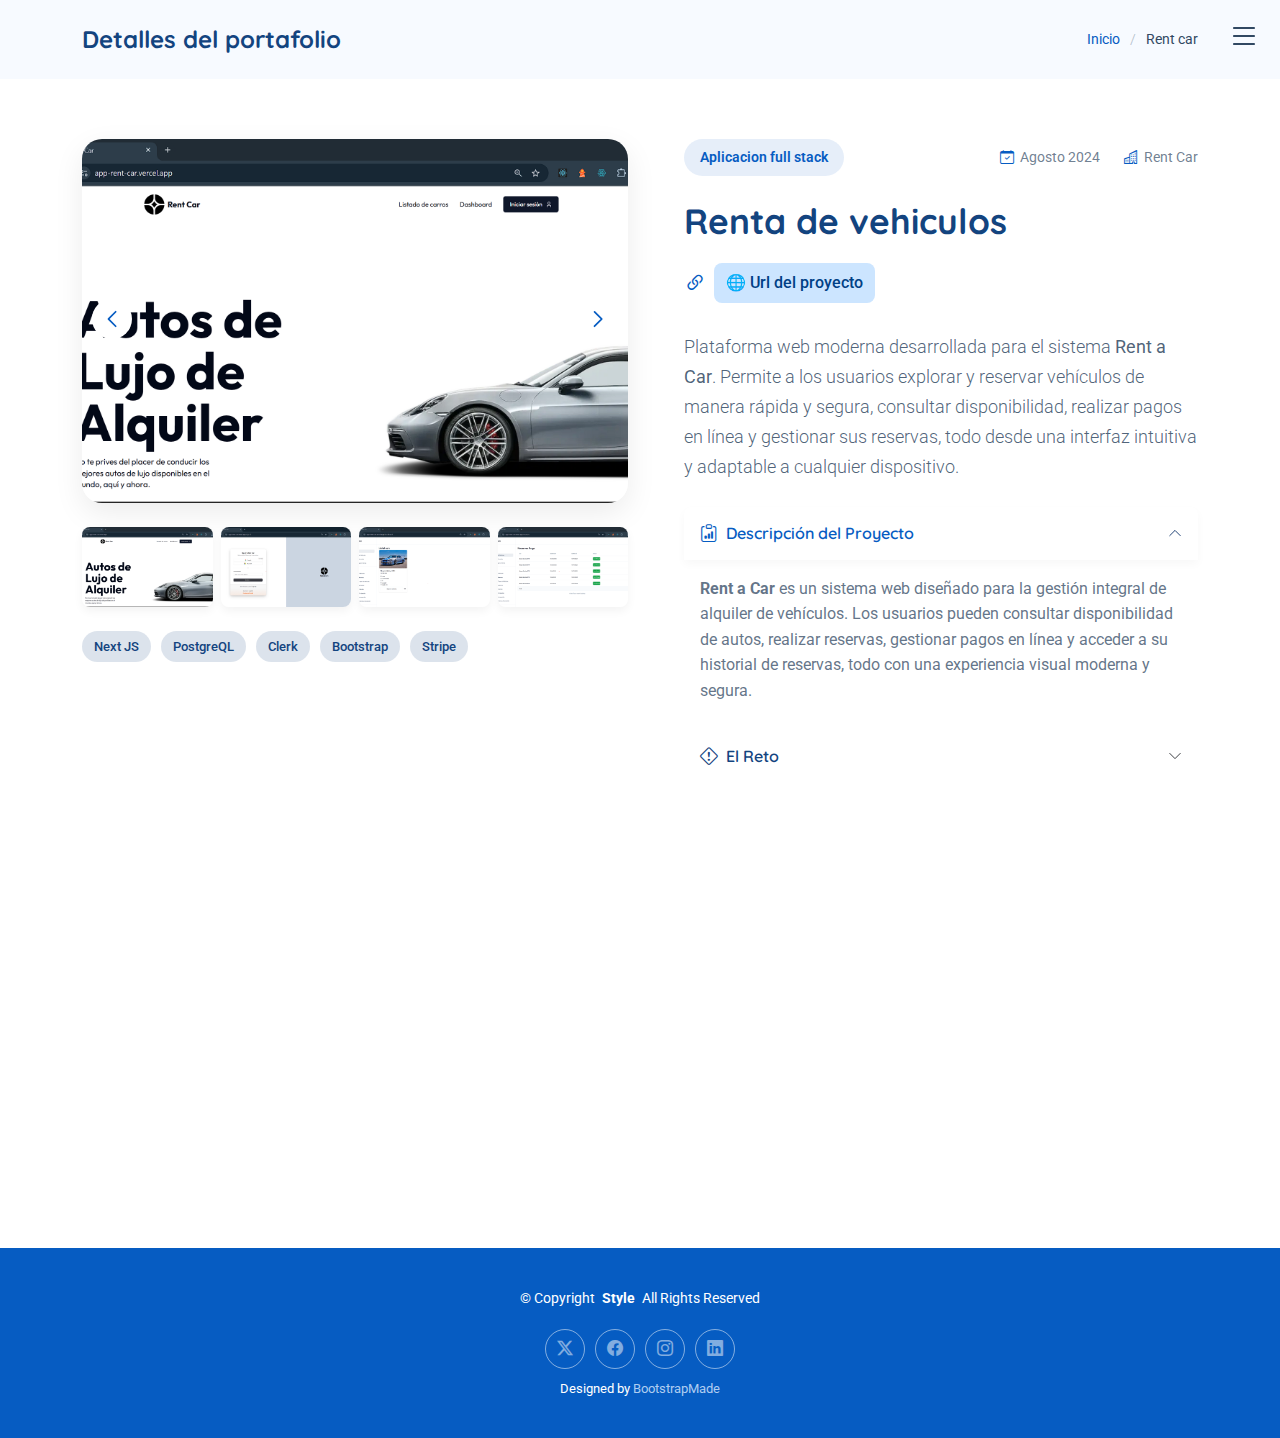
<file: proyect4-details.html>
<!DOCTYPE html>
<html lang="en">
  <head>
    <meta charset="utf-8" />
    <meta content="width=device-width, initial-scale=1.0" name="viewport" />
    <title>Detalles del primer proyecto - MindwareLabs</title>
    <meta name="description" content="" />
    <meta name="keywords" content="" />

    <!-- Favicons -->
    <link href="assets/img/favicon.png" rel="icon" />
    <link href="assets/img/apple-touch-icon.png" rel="apple-touch-icon" />

    <!-- Fonts -->
    <link href="https://fonts.googleapis.com" rel="preconnect" />
    <link href="https://fonts.gstatic.com" rel="preconnect" crossorigin />
    <link
      href="https://fonts.googleapis.com/css2?family=Roboto:ital,wght@0,100;0,300;0,400;0,500;0,700;0,900;1,100;1,300;1,400;1,500;1,700;1,900&family=Open+Sans:ital,wght@0,300;0,400;0,500;0,600;0,700;0,800;1,300;1,400;1,500;1,600;1,700;1,800&family=Quicksand:wght@300;400;500;600;700&display=swap"
      rel="stylesheet"
    />

    <!-- Vendor CSS Files -->
    <link
      href="assets/vendor/bootstrap/css/bootstrap.min.css"
      rel="stylesheet"
    />
    <link
      href="assets/vendor/bootstrap-icons/bootstrap-icons.css"
      rel="stylesheet"
    />
    <link href="assets/vendor/aos/aos.css" rel="stylesheet" />
    <link
      href="assets/vendor/glightbox/css/glightbox.min.css"
      rel="stylesheet"
    />
    <link href="assets/vendor/swiper/swiper-bundle.min.css" rel="stylesheet" />

    <!-- Main CSS File -->
    <link href="assets/css/main.css" rel="stylesheet" />

    <!-- =======================================================
  * Template Name: Style
  * Template URL: https://bootstrapmade.com/style-bootstrap-portfolio-template/
  * Updated: Jul 02 2025 with Bootstrap v5.3.7
  * Author: BootstrapMade.com
  * License: https://bootstrapmade.com/license/
  ======================================================== -->
  </head>

  <body class="portfolio-details-page">
    <header id="header" class="header d-flex align-items-center fixed-top">
      <div
        class="container-fluid position-relative d-flex align-items-center justify-content-between"
      >
        <a href="index.html" class="logo d-flex align-items-center"> </a>

        <nav id="navmenu" class="navmenu">
          <div
            class="ratio ratio-1x1 rounded-circle overflow-hidden"
            style="width: 120px"
          >
            <img
              src="assets/img/profile/Logo.jpg"
              alt=""
              class="w-100 h-100 object-fit-cover"
            />
          </div>

          <a
            href="index.html"
            class="logo d-flex align-items-center justify-content-center active"
          >
            <h1 class="sitename">Mindware Labs</h1>
          </a>

          <div class="social-links text-center">
            <a
              href="https://www.instagram.com/labsmindware?igsh=d3dkbHZyb3J2czVp"
              class="instagram"
              ><i class="bi bi-instagram"></i
            ></a>
            <a href="https://github.com/Mindware-Labs"
              ><i class="bi bi-github"></i
            ></a>
            <a
              href="https://www.linkedin.com/in/mindware-labs-165a3738b/"
              class="linkedin"
              ><i class="bi bi-linkedin"></i
            ></a>
          </div>

          <ul>
            <li><a href="index.html#hero">Home</a></li>
            <li><a href="index.html#about">Sobre Nosotros</a></li>
            <li><a href="index.html#skills">Trayecto</a></li>
            <li><a href="index.html#portfolio">Portfolio</a></li>
            <li><a href="index.html#services">Servicios</a></li>
            <li><a href="index.html#contact">Contacto</a></li>
          </ul>
          <i class="mobile-nav-toggle d-xl-none bi bi-list"></i>
        </nav>
      </div>
    </header>

    <main class="main">
      <!-- Page Title -->
      <div class="page-title light-background">
        <div
          class="container d-lg-flex justify-content-between align-items-center"
        >
          <h1 class="mb-2 mb-lg-0">Detalles del portafolio</h1>
          <nav class="breadcrumbs">
            <ol>
              <li><a href="index.html">Inicio</a></li>
              <li class="current">Rent car</li>
            </ol>
          </nav>
        </div>
      </div>
      <!-- End Page Title -->

      <!-- Portfolio Details Section -->
      <section id="portfolio-details" class="portfolio-details section">
        <div class="container" data-aos="fade-up" data-aos-delay="100">
          <div class="row gy-4">
            <div class="col-lg-6" data-aos="fade-right">
              <div class="portfolio-details-media">
                <div class="main-image">
                  <div
                    class="portfolio-details-slider swiper init-swiper"
                    data-aos="zoom-in"
                  >
                    <script type="application/json" class="swiper-config">
                      {
                        "loop": true,
                        "speed": 1000,
                        "autoplay": {
                          "delay": 6000
                        },
                        "effect": "creative",
                        "creativeEffect": {
                          "prev": {
                            "shadow": true,
                            "translate": [0, 0, -400]
                          },
                          "next": {
                            "translate": ["100%", 0, 0]
                          }
                        },
                        "slidesPerView": 1,
                        "navigation": {
                          "nextEl": ".swiper-button-next",
                          "prevEl": ".swiper-button-prev"
                        }
                      }
                    </script>
                    <div class="swiper-wrapper">
                      <div class="swiper-slide">
                        <img
                          src="assets/img/portfolio/RentCar.png"
                          alt="Portfolio Image"
                          class="img-fluid"
                        />
                      </div>
                      <div class="swiper-slide">
                        <img
                          src="assets/img/portfolio/rentcar-img2.png"
                          alt="Portfolio Image"
                          class="img-fluid"
                        />
                      </div>
                      <div class="swiper-slide">
                        <img
                          src="assets/img/portfolio/rentcar-img4.png"
                          alt="Portfolio Image"
                          class="img-fluid"
                        />
                      </div>
                    </div>
                    <div class="swiper-button-prev"></div>
                    <div class="swiper-button-next"></div>
                  </div>
                </div>

                <div
                  class="thumbnail-grid"
                  data-aos="fade-up"
                  data-aos-delay="200"
                >
                  <div class="row g-2 mt-3">
                    <div class="col-3">
                      <img
                        src="assets/img/portfolio/RentCar.png"
                        alt="Gallery Image"
                        class="img-fluid glightbox"
                      />
                    </div>
                    <div class="col-3">
                      <img
                        src="assets/img/portfolio/rentcar-img2.png"
                        alt="Gallery Image"
                        class="img-fluid glightbox"
                      />
                    </div>
                    <div class="col-3">
                      <img
                        src="assets/img/portfolio/rentcar-img3.png"
                        alt="Gallery Image"
                        class="img-fluid glightbox"
                      />
                    </div>
                    <div class="col-3">
                      <img
                        src="assets/img/portfolio/rentcar-img4.png"
                        alt="Gallery Image"
                        class="img-fluid glightbox"
                      />
                    </div>
                  </div>
                </div>

                <div
                  class="tech-stack-badges"
                  data-aos="fade-up"
                  data-aos-delay="300"
                >
                  <span>Next JS</span>
                  <span>PostgreQL</span>
                  <span>Clerk</span>
                  <span>Bootstrap</span>
                  <span>Stripe</span>
                </div>
              </div>
            </div>

            <div class="col-lg-6" data-aos="fade-left">
              <div class="portfolio-details-content">
                <div class="project-meta">
                  <div class="badge-wrapper">
                    <span class="project-badge">Aplicacion full stack</span>
                  </div>
                  <div class="date-client">
                    <div class="meta-item">
                      <i class="bi bi-calendar-check"></i>
                      <span>Agosto 2024</span>
                    </div>
                    <div class="meta-item">
                      <i class="bi bi-buildings"></i>
                      <span>Rent Car</span>
                    </div>
                  </div>
                </div>

                <h2 class="project-title">Renta de vehiculos</h2>

                <div class="project-website">
                  <i class="bi bi-link-45deg"></i>
                  <style>
                    .links a {
                      display: block;
                      background-color: #cce5ff; /* azul claro */
                      color: #004085; /* azul oscuro */
                      text-decoration: none;
                      padding: 8px 12px;
                      border-radius: 8px;
                      margin-bottom: 6px;
                      font-weight: 600;
                      transition: background-color 0.3s, color 0.3s;
                    }

                    .links a:hover {
                      background-color: #b3d7ff;
                      color: #002752;
                    }
                  </style>

                  <div class="links">
                    <a href="https://app-rent-car.vercel.app/" target="_blank"
                      >🌐 Url del proyecto</a
                    >
                    <!-- <a href="https://github.com/geraldramirez/backend-loanadmin" target="_blank">💻 Repositorio de backend</a> -->
                  </div>
                </div>

                <style>
                  .project-website .links a {
                    display: block;
                    margin-top: 5px;
                  }
                </style>

                <div class="project-overview">
                  <p class="lead">
                    Plataforma web moderna desarrollada para el sistema
                    <strong>Rent a Car</strong>. Permite a los usuarios explorar
                    y reservar vehículos de manera rápida y segura, consultar
                    disponibilidad, realizar pagos en línea y gestionar sus
                    reservas, todo desde una interfaz intuitiva y adaptable a
                    cualquier dispositivo.
                  </p>

                  <div
                    class="accordion project-accordion"
                    id="portfolio-details-projectAccordion"
                  >
                    <!-- Descripción del Proyecto -->
                    <div class="accordion-item" data-aos="fade-up">
                      <h2 class="accordion-header">
                        <button
                          class="accordion-button"
                          type="button"
                          data-bs-toggle="collapse"
                          data-bs-target="#portfolio-details-collapse-1"
                          aria-expanded="true"
                          aria-controls="collapseOne"
                        >
                          <i class="bi bi-clipboard-data me-2"></i> Descripción
                          del Proyecto
                        </button>
                      </h2>
                      <div
                        id="portfolio-details-collapse-1"
                        class="accordion-collapse collapse show"
                        data-bs-parent="#portfolio-details-projectAccordion"
                      >
                        <div class="accordion-body">
                          <p>
                            <strong>Rent a Car</strong> es un sistema web
                            diseñado para la gestión integral de alquiler de
                            vehículos. Los usuarios pueden consultar
                            disponibilidad de autos, realizar reservas,
                            gestionar pagos en línea y acceder a su historial de
                            reservas, todo con una experiencia visual moderna y
                            segura.
                          </p>
                        </div>
                      </div>
                    </div>

                    <!-- El Reto -->
                    <div
                      class="accordion-item"
                      data-aos="fade-up"
                      data-aos-delay="100"
                    >
                      <h2 class="accordion-header">
                        <button
                          class="accordion-button collapsed"
                          type="button"
                          data-bs-toggle="collapse"
                          data-bs-target="#portfolio-details-collapse-2"
                          aria-expanded="false"
                          aria-controls="collapseTwo"
                        >
                          <i class="bi bi-exclamation-diamond me-2"></i> El Reto
                        </button>
                      </h2>
                      <div
                        id="portfolio-details-collapse-2"
                        class="accordion-collapse collapse"
                        data-bs-parent="#portfolio-details-projectAccordion"
                      >
                        <div class="accordion-body">
                          <p>
                            El principal desafío fue integrar un sistema de
                            reservas eficiente que permita disponibilidad en
                            tiempo real, pagos en línea seguros y administración
                            de usuarios, todo dentro de una interfaz moderna y
                            fácil de usar en computadoras y dispositivos
                            móviles.
                          </p>
                        </div>
                      </div>
                    </div>

                    <!-- La Solución -->
                    <div
                      class="accordion-item"
                      data-aos="fade-up"
                      data-aos-delay="200"
                    >
                      <h2 class="accordion-header">
                        <button
                          class="accordion-button collapsed"
                          type="button"
                          data-bs-toggle="collapse"
                          data-bs-target="#portfolio-details-collapse-3"
                          aria-expanded="false"
                          aria-controls="collapseThree"
                        >
                          <i class="bi bi-award me-2"></i> La Solución
                        </button>
                      </h2>
                      <div
                        id="portfolio-details-collapse-3"
                        class="accordion-collapse collapse"
                        data-bs-parent="#portfolio-details-projectAccordion"
                      >
                        <div class="accordion-body">
                          <p>
                            Se desarrolló un sistema completo de Rent a Car con
                            interfaz moderna, catálogo de vehículos, sistema de
                            reservas con confirmación automática, integración de
                            pagos seguros y panel de administración para
                            gestionar usuarios y reservas. Todo optimizado para
                            una experiencia responsive en dispositivos móviles y
                            computadoras.
                          </p>
                        </div>
                      </div>
                    </div>
                  </div>
                </div>

                <div
                  class="project-features"
                  data-aos="fade-up"
                  data-aos-delay="300"
                >
                  <h3>
                    <i class="bi bi-stars"></i> Funcionalidades Destacadas
                  </h3>
                  <div class="row g-3">
                    <div class="col-md-6">
                      <ul class="feature-list">
                        <li>
                          <i class="bi bi-check2-circle"></i> Sistema de
                          reservas de vehículos
                        </li>
                        <li>
                          <i class="bi bi-check2-circle"></i> Disponibilidad en
                          tiempo real
                        </li>
                        <li>
                          <i class="bi bi-check2-circle"></i> Pagos seguros en
                          línea
                        </li>
                      </ul>
                    </div>
                    <div class="col-md-6">
                      <ul class="feature-list">
                        <li>
                          <i class="bi bi-check2-circle"></i> Panel de
                          administración de reservas y usuarios
                        </li>
                        <li>
                          <i class="bi bi-check2-circle"></i> Catálogo visual de
                          vehículos
                        </li>
                        <li>
                          <i class="bi bi-check2-circle"></i> Interfaz
                          responsive y moderna
                        </li>
                      </ul>
                    </div>
                  </div>
                </div>

                <div
                  class="cta-buttons"
                  data-aos="fade-up"
                  data-aos-delay="400"
                >
                  <a
                    href="https://app-rent-car.vercel.app/"
                    class="btn-view-project"
                    >Ver Proyecto</a
                  >
                  <a href="#" class="btn-next-project"
                    >Siguiente Proyecto <i class="bi bi-arrow-right"></i
                  ></a>
                </div>
              </div>
            </div>
          </div>
        </div>
      </section>
      <!-- /Portfolio Details Section -->
    </main>

    <footer id="footer" class="footer dark-background">
      <div class="container">
        <div class="copyright text-center">
          <p>
            © <span>Copyright</span>
            <strong class="px-1 sitename">Style</strong>
            <span>All Rights Reserved</span>
          </p>
        </div>
        <div class="social-links d-flex justify-content-center">
          <a href=""><i class="bi bi-twitter-x"></i></a>
          <a href=""><i class="bi bi-facebook"></i></a>
          <a href=""><i class="bi bi-instagram"></i></a>
          <a href=""><i class="bi bi-linkedin"></i></a>
        </div>
        <div class="credits">
          <!-- All the links in the footer should remain intact. -->
          <!-- You can delete the links only if you've purchased the pro version. -->
          <!-- Licensing information: https://bootstrapmade.com/license/ -->
          <!-- Purchase the pro version with working PHP/AJAX contact form: [buy-url] -->
          Designed by <a href="https://bootstrapmade.com/">BootstrapMade</a>
        </div>
      </div>
    </footer>

    <!-- Scroll Top -->
    <a
      href="#"
      id="scroll-top"
      class="scroll-top d-flex align-items-center justify-content-center"
      ><i class="bi bi-arrow-up-short"></i
    ></a>

    <!-- Vendor JS Files -->
    <script src="assets/vendor/bootstrap/js/bootstrap.bundle.min.js"></script>
    <script src="assets/vendor/php-email-form/validate.js"></script>
    <script src="assets/vendor/aos/aos.js"></script>
    <script src="assets/vendor/purecounter/purecounter_vanilla.js"></script>
    <script src="assets/vendor/typed.js/typed.umd.js"></script>
    <script src="assets/vendor/waypoints/noframework.waypoints.js"></script>
    <script src="assets/vendor/glightbox/js/glightbox.min.js"></script>
    <script src="assets/vendor/imagesloaded/imagesloaded.pkgd.min.js"></script>
    <script src="assets/vendor/isotope-layout/isotope.pkgd.min.js"></script>
    <script src="assets/vendor/swiper/swiper-bundle.min.js"></script>

    <!-- Main JS File -->
    <script src="assets/js/main.js"></script>
  </body>
</html>
</file>
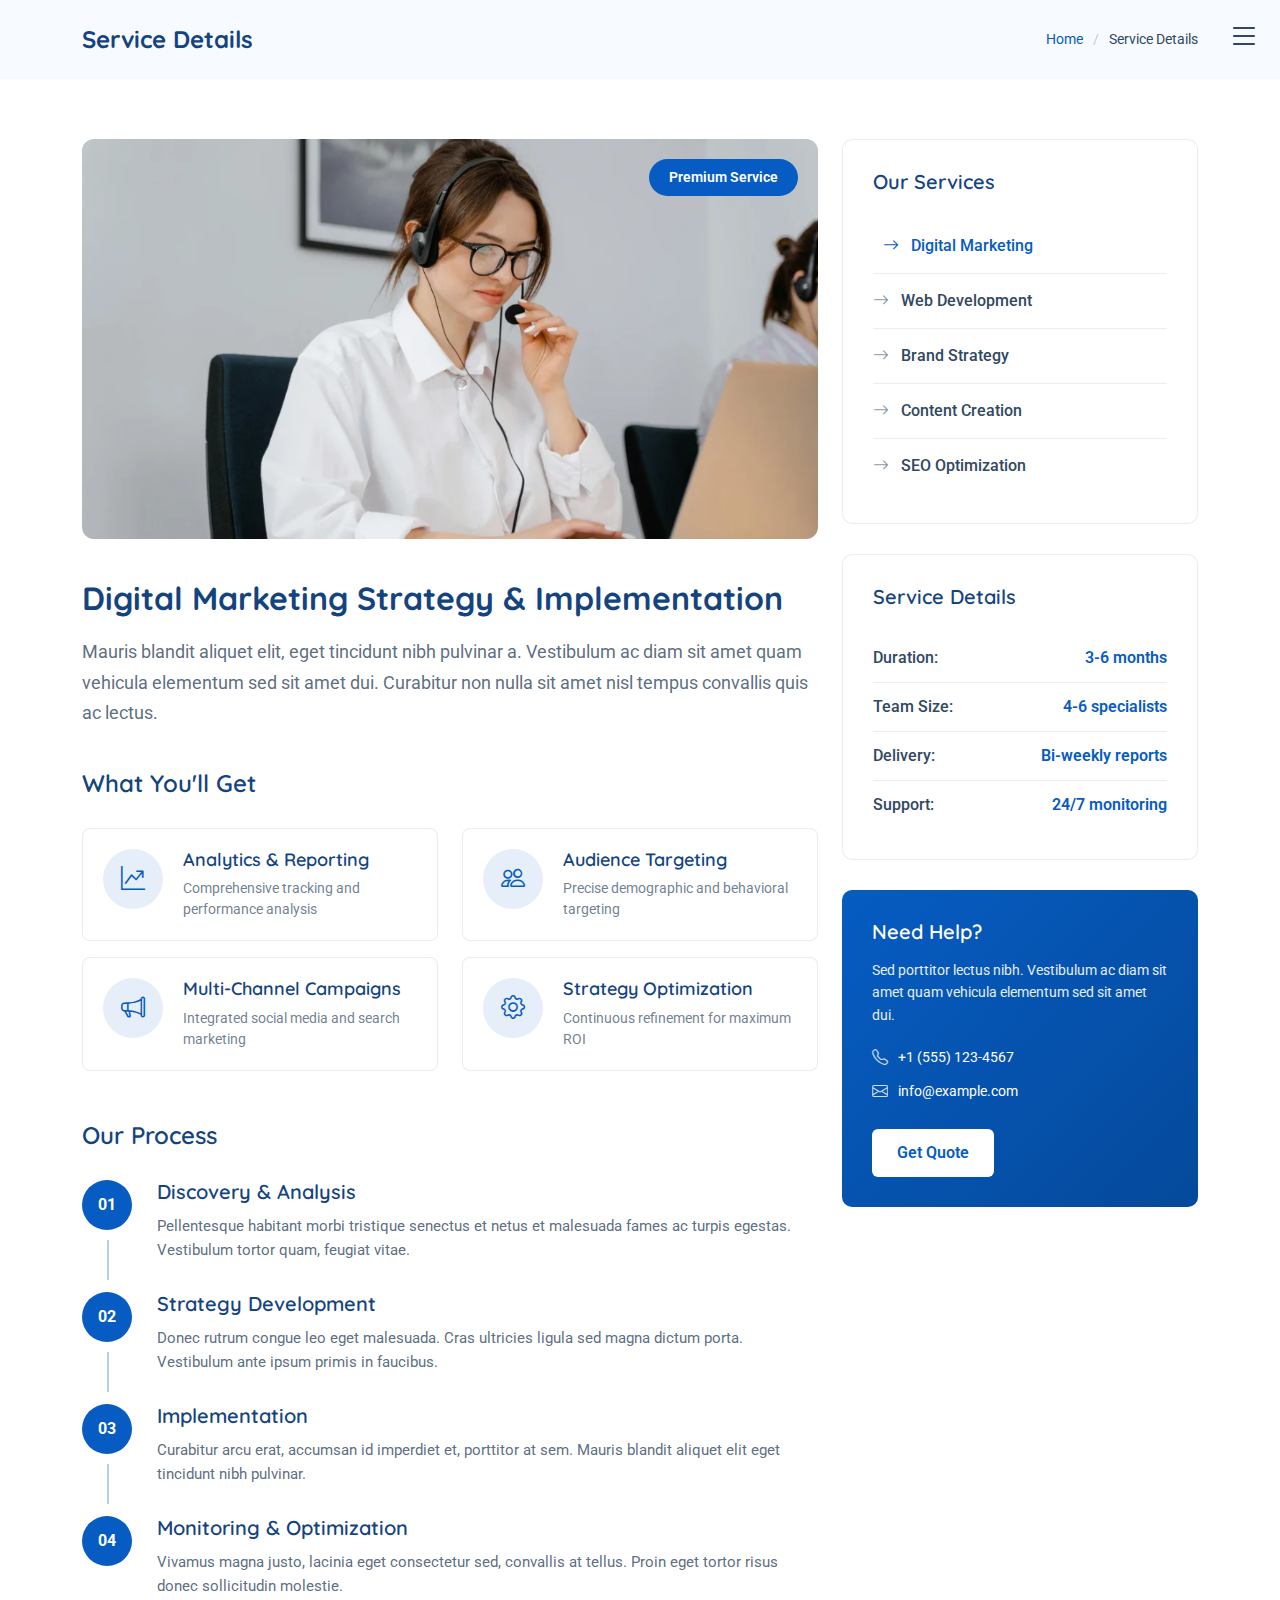
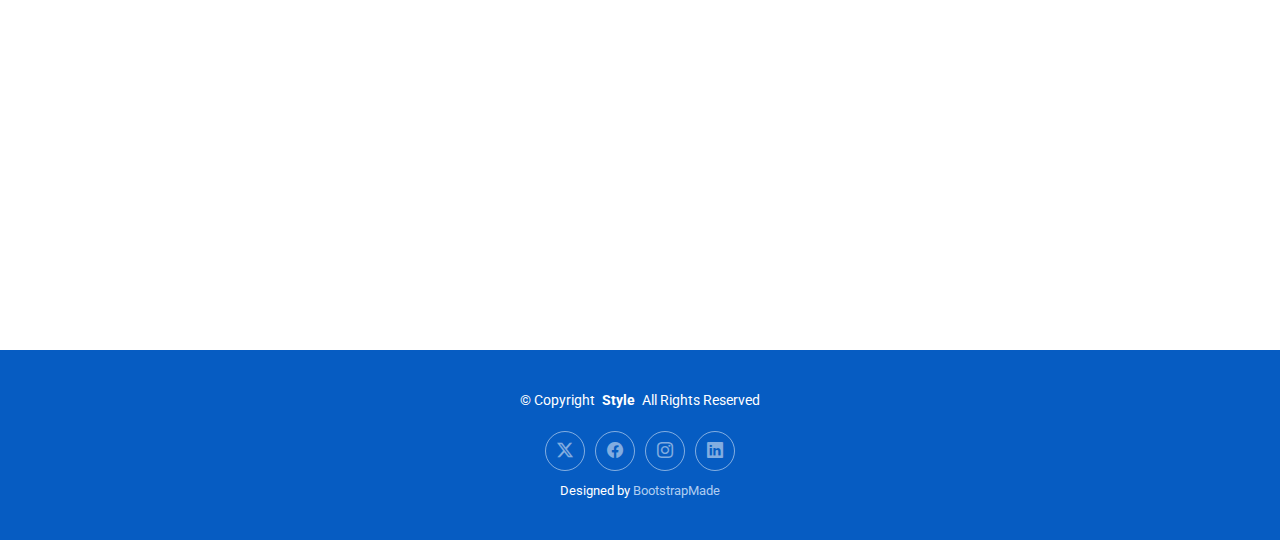
<file: service-details.html>
<!DOCTYPE html>
<html lang="en">

<head>
  <meta charset="utf-8">
  <meta content="width=device-width, initial-scale=1.0" name="viewport">
  <title>Service Details - Style Bootstrap Template</title>
  <meta name="description" content="">
  <meta name="keywords" content="">

  <!-- Favicons -->
  <link href="assets/img/favicon.png" rel="icon">
  <link href="assets/img/apple-touch-icon.png" rel="apple-touch-icon">

  <!-- Fonts -->
  <link href="https://fonts.googleapis.com" rel="preconnect">
  <link href="https://fonts.gstatic.com" rel="preconnect" crossorigin>
  <link href="https://fonts.googleapis.com/css2?family=Roboto:ital,wght@0,100;0,300;0,400;0,500;0,700;0,900;1,100;1,300;1,400;1,500;1,700;1,900&family=Open+Sans:ital,wght@0,300;0,400;0,500;0,600;0,700;0,800;1,300;1,400;1,500;1,600;1,700;1,800&family=Quicksand:wght@300;400;500;600;700&display=swap" rel="stylesheet">

  <!-- Vendor CSS Files -->
  <link href="assets/vendor/bootstrap/css/bootstrap.min.css" rel="stylesheet">
  <link href="assets/vendor/bootstrap-icons/bootstrap-icons.css" rel="stylesheet">
  <link href="assets/vendor/aos/aos.css" rel="stylesheet">
  <link href="assets/vendor/glightbox/css/glightbox.min.css" rel="stylesheet">
  <link href="assets/vendor/swiper/swiper-bundle.min.css" rel="stylesheet">

  <!-- Main CSS File -->
  <link href="assets/css/main.css" rel="stylesheet">

  <!-- =======================================================
  * Template Name: Style
  * Template URL: https://bootstrapmade.com/style-bootstrap-portfolio-template/
  * Updated: Jul 02 2025 with Bootstrap v5.3.7
  * Author: BootstrapMade.com
  * License: https://bootstrapmade.com/license/
  ======================================================== -->
</head>

<body class="service-details-page">

  <header id="header" class="header d-flex align-items-center fixed-top">
    <div class="container-fluid position-relative d-flex align-items-center justify-content-between">

      <a href="index.html" class="logo d-flex align-items-center">
        <!-- Uncomment the line below if you also wish to use an image logo -->
        <!-- <img src="assets/img/logo.webp" alt=""> -->
        <!-- Uncomment the line below if you also wish to use an text logo -->
        <!-- <h1 class="sitename">Style</h1>  -->
      </a>

      <nav id="navmenu" class="navmenu">

        <div class="profile-img">
          <img src="assets/img/profile/profile-square-1.webp" alt="" class="img-fluid rounded-circle">
        </div>

        <a href="index.html" class="logo d-flex align-items-center justify-content-center">
          <!-- Uncomment the line below if you also wish to use an image logo -->
          <!-- <img src="assets/img/logo.webp" alt=""> -->
          <h1 class="sitename">Alex Smith</h1>
        </a>

        <div class="social-links text-center">
          <a href="#" class="twitter"><i class="bi bi-twitter-x"></i></a>
          <a href="#" class="facebook"><i class="bi bi-facebook"></i></a>
          <a href="#" class="instagram"><i class="bi bi-instagram"></i></a>
          <a href="#" class="google-plus"><i class="bi bi-skype"></i></a>
          <a href="#" class="linkedin"><i class="bi bi-linkedin"></i></a>
        </div>

        <ul>
          <li><a href="#hero">Home</a></li>
          <li><a href="#about">About</a></li>
          <li><a href="#resume">Resume</a></li>
          <li><a href="#portfolio">Portfolio</a></li>
          <li><a href="#services">Services</a></li>
          <li class="dropdown"><a href="#"><span>Dropdown</span> <i class="bi bi-chevron-down toggle-dropdown"></i></a>
            <ul>
              <li><a href="#">Dropdown 1</a></li>
              <li class="dropdown"><a href="#"><span>Deep Dropdown</span> <i class="bi bi-chevron-down toggle-dropdown"></i></a>
                <ul>
                  <li><a href="#">Deep Dropdown 1</a></li>
                  <li><a href="#">Deep Dropdown 2</a></li>
                  <li><a href="#">Deep Dropdown 3</a></li>
                  <li><a href="#">Deep Dropdown 4</a></li>
                  <li><a href="#">Deep Dropdown 5</a></li>
                </ul>
              </li>
              <li><a href="#">Dropdown 2</a></li>
              <li><a href="#">Dropdown 3</a></li>
              <li><a href="#">Dropdown 4</a></li>
            </ul>
          </li>
          <li><a href="#contact">Contact</a></li>
        </ul>
        <i class="mobile-nav-toggle d-xl-none bi bi-list"></i>
      </nav>

    </div>
  </header>

  <main class="main">

    <!-- Page Title -->
    <div class="page-title light-background">
      <div class="container d-lg-flex justify-content-between align-items-center">
        <h1 class="mb-2 mb-lg-0">Service Details</h1>
        <nav class="breadcrumbs">
          <ol>
            <li><a href="index.html">Home</a></li>
            <li class="current">Service Details</li>
          </ol>
        </nav>
      </div>
    </div><!-- End Page Title -->

    <!-- Service Details Section -->
    <section id="service-details" class="service-details section">

      <div class="container" data-aos="fade-up" data-aos-delay="100">

        <div class="row gy-5">

          <div class="col-lg-8" data-aos="fade-up" data-aos-delay="200">
            <div class="service-hero">
              <img src="assets/img/services/services-7.webp" alt="" class="img-fluid">
              <div class="service-badge">
                <span>Premium Service</span>
              </div>
            </div>

            <div class="service-content">
              <div class="service-header">
                <h2>Digital Marketing Strategy &amp; Implementation</h2>
                <p class="service-intro">Mauris blandit aliquet elit, eget tincidunt nibh pulvinar a. Vestibulum ac diam sit amet quam vehicula elementum sed sit amet dui. Curabitur non nulla sit amet nisl tempus convallis quis ac lectus.</p>
              </div>

              <div class="service-features">
                <h4>What You'll Get</h4>
                <div class="row gy-3">
                  <div class="col-md-6">
                    <div class="feature-item">
                      <div class="feature-icon">
                        <i class="bi bi-graph-up-arrow"></i>
                      </div>
                      <div class="feature-content">
                        <h5>Analytics &amp; Reporting</h5>
                        <p>Comprehensive tracking and performance analysis</p>
                      </div>
                    </div>
                  </div>
                  <div class="col-md-6">
                    <div class="feature-item">
                      <div class="feature-icon">
                        <i class="bi bi-people"></i>
                      </div>
                      <div class="feature-content">
                        <h5>Audience Targeting</h5>
                        <p>Precise demographic and behavioral targeting</p>
                      </div>
                    </div>
                  </div>
                  <div class="col-md-6">
                    <div class="feature-item">
                      <div class="feature-icon">
                        <i class="bi bi-megaphone"></i>
                      </div>
                      <div class="feature-content">
                        <h5>Multi-Channel Campaigns</h5>
                        <p>Integrated social media and search marketing</p>
                      </div>
                    </div>
                  </div>
                  <div class="col-md-6">
                    <div class="feature-item">
                      <div class="feature-icon">
                        <i class="bi bi-gear"></i>
                      </div>
                      <div class="feature-content">
                        <h5>Strategy Optimization</h5>
                        <p>Continuous refinement for maximum ROI</p>
                      </div>
                    </div>
                  </div>
                </div>
              </div>

              <div class="service-process">
                <h4>Our Process</h4>
                <div class="process-steps">
                  <div class="process-step">
                    <div class="step-number">01</div>
                    <div class="step-content">
                      <h5>Discovery &amp; Analysis</h5>
                      <p>Pellentesque habitant morbi tristique senectus et netus et malesuada fames ac turpis egestas. Vestibulum tortor quam, feugiat vitae.</p>
                    </div>
                  </div>
                  <div class="process-step">
                    <div class="step-number">02</div>
                    <div class="step-content">
                      <h5>Strategy Development</h5>
                      <p>Donec rutrum congue leo eget malesuada. Cras ultricies ligula sed magna dictum porta. Vestibulum ante ipsum primis in faucibus.</p>
                    </div>
                  </div>
                  <div class="process-step">
                    <div class="step-number">03</div>
                    <div class="step-content">
                      <h5>Implementation</h5>
                      <p>Curabitur arcu erat, accumsan id imperdiet et, porttitor at sem. Mauris blandit aliquet elit eget tincidunt nibh pulvinar.</p>
                    </div>
                  </div>
                  <div class="process-step">
                    <div class="step-number">04</div>
                    <div class="step-content">
                      <h5>Monitoring &amp; Optimization</h5>
                      <p>Vivamus magna justo, lacinia eget consectetur sed, convallis at tellus. Proin eget tortor risus donec sollicitudin molestie.</p>
                    </div>
                  </div>
                </div>
              </div>

              <div class="service-gallery" data-aos="fade-up" data-aos-delay="300">
                <h4>Project Showcase</h4>
                <div class="row gy-3">
                  <div class="col-md-4">
                    <img src="assets/img/services/services-2.webp" alt="" class="img-fluid rounded">
                  </div>
                  <div class="col-md-4">
                    <img src="assets/img/services/services-8.webp" alt="" class="img-fluid rounded">
                  </div>
                  <div class="col-md-4">
                    <img src="assets/img/services/services-11.webp" alt="" class="img-fluid rounded">
                  </div>
                </div>
              </div>
            </div>
          </div>

          <div class="col-lg-4" data-aos="fade-up" data-aos-delay="400">
            <div class="service-sidebar">

              <div class="service-menu">
                <h4>Our Services</h4>
                <div class="menu-list">
                  <a href="#" class="menu-item active">
                    <i class="bi bi-arrow-right"></i>
                    <span>Digital Marketing</span>
                  </a>
                  <a href="#" class="menu-item">
                    <i class="bi bi-arrow-right"></i>
                    <span>Web Development</span>
                  </a>
                  <a href="#" class="menu-item">
                    <i class="bi bi-arrow-right"></i>
                    <span>Brand Strategy</span>
                  </a>
                  <a href="#" class="menu-item">
                    <i class="bi bi-arrow-right"></i>
                    <span>Content Creation</span>
                  </a>
                  <a href="#" class="menu-item">
                    <i class="bi bi-arrow-right"></i>
                    <span>SEO Optimization</span>
                  </a>
                </div>
              </div>

              <div class="service-info">
                <h4>Service Details</h4>
                <div class="info-list">
                  <div class="info-item">
                    <span class="info-label">Duration:</span>
                    <span class="info-value">3-6 months</span>
                  </div>
                  <div class="info-item">
                    <span class="info-label">Team Size:</span>
                    <span class="info-value">4-6 specialists</span>
                  </div>
                  <div class="info-item">
                    <span class="info-label">Delivery:</span>
                    <span class="info-value">Bi-weekly reports</span>
                  </div>
                  <div class="info-item">
                    <span class="info-label">Support:</span>
                    <span class="info-value">24/7 monitoring</span>
                  </div>
                </div>
              </div>

              <div class="contact-card">
                <div class="contact-content">
                  <h4>Need Help?</h4>
                  <p>Sed porttitor lectus nibh. Vestibulum ac diam sit amet quam vehicula elementum sed sit amet dui.</p>
                  <div class="contact-info">
                    <div class="contact-item">
                      <i class="bi bi-telephone"></i>
                      <span>+1 (555) 123-4567</span>
                    </div>
                    <div class="contact-item">
                      <i class="bi bi-envelope"></i>
                      <span>info@example.com</span>
                    </div>
                  </div>
                  <a href="#" class="btn btn-primary">Get Quote</a>
                </div>
              </div>

            </div>
          </div>

        </div>

      </div>

    </section><!-- /Service Details Section -->

  </main>

  <footer id="footer" class="footer dark-background">

    <div class="container">
      <div class="copyright text-center ">
        <p>© <span>Copyright</span> <strong class="px-1 sitename">Style</strong> <span>All Rights Reserved</span></p>
      </div>
      <div class="social-links d-flex justify-content-center">
        <a href=""><i class="bi bi-twitter-x"></i></a>
        <a href=""><i class="bi bi-facebook"></i></a>
        <a href=""><i class="bi bi-instagram"></i></a>
        <a href=""><i class="bi bi-linkedin"></i></a>
      </div>
      <div class="credits">
        <!-- All the links in the footer should remain intact. -->
        <!-- You can delete the links only if you've purchased the pro version. -->
        <!-- Licensing information: https://bootstrapmade.com/license/ -->
        <!-- Purchase the pro version with working PHP/AJAX contact form: [buy-url] -->
        Designed by <a href="https://bootstrapmade.com/">BootstrapMade</a>
      </div>
    </div>

  </footer>

  <!-- Scroll Top -->
  <a href="#" id="scroll-top" class="scroll-top d-flex align-items-center justify-content-center"><i class="bi bi-arrow-up-short"></i></a>

  <!-- Vendor JS Files -->
  <script src="assets/vendor/bootstrap/js/bootstrap.bundle.min.js"></script>
  <script src="assets/vendor/php-email-form/validate.js"></script>
  <script src="assets/vendor/aos/aos.js"></script>
  <script src="assets/vendor/purecounter/purecounter_vanilla.js"></script>
  <script src="assets/vendor/typed.js/typed.umd.js"></script>
  <script src="assets/vendor/waypoints/noframework.waypoints.js"></script>
  <script src="assets/vendor/glightbox/js/glightbox.min.js"></script>
  <script src="assets/vendor/imagesloaded/imagesloaded.pkgd.min.js"></script>
  <script src="assets/vendor/isotope-layout/isotope.pkgd.min.js"></script>
  <script src="assets/vendor/swiper/swiper-bundle.min.js"></script>

  <!-- Main JS File -->
  <script src="assets/js/main.js"></script>

</body>

</html>
</file>
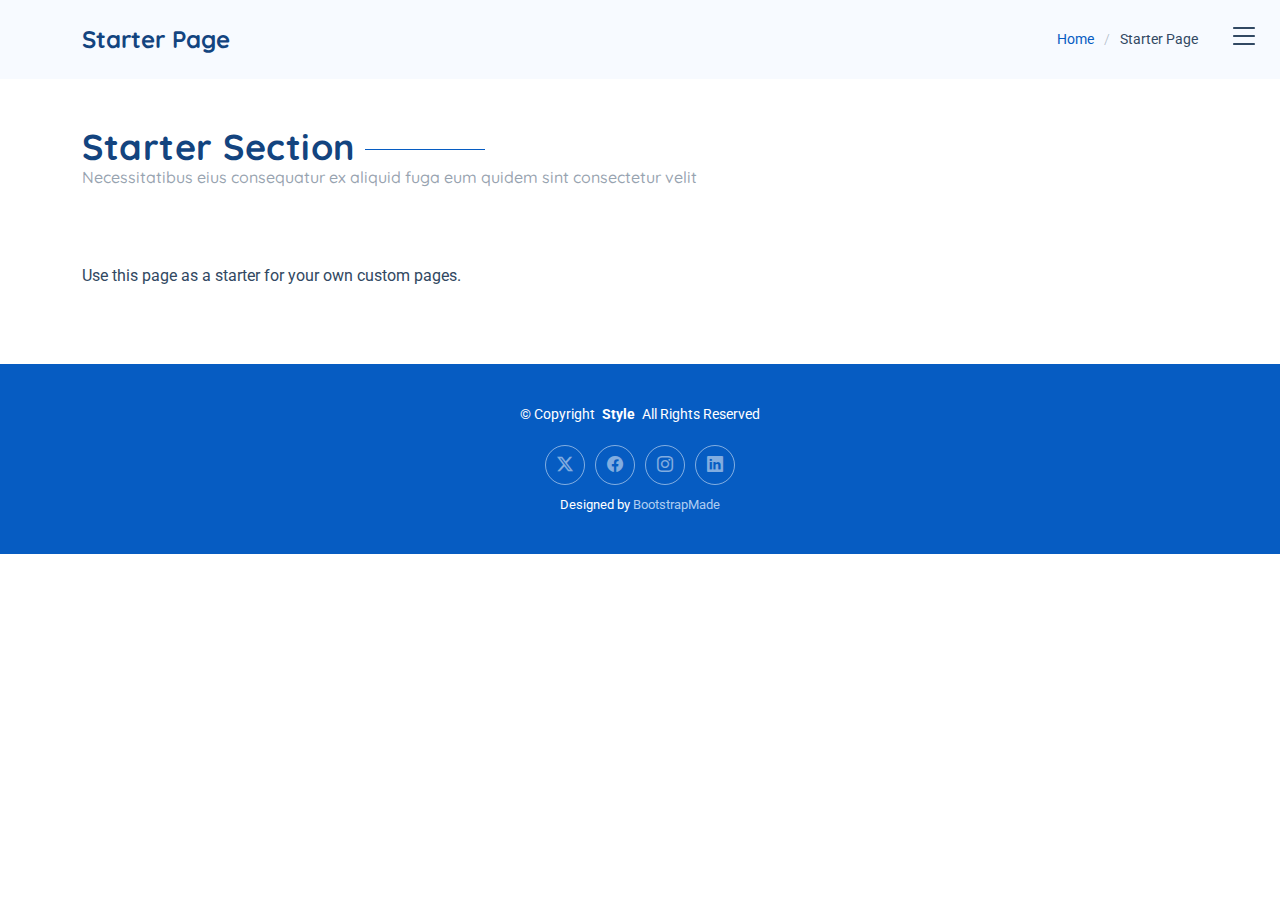
<file: starter-page.html>
<!DOCTYPE html>
<html lang="en">

<head>
  <meta charset="utf-8">
  <meta content="width=device-width, initial-scale=1.0" name="viewport">
  <title>Starter Page - Style Bootstrap Template</title>
  <meta name="description" content="">
  <meta name="keywords" content="">

  <!-- Favicons -->
  <link href="assets/img/favicon.png" rel="icon">
  <link href="assets/img/apple-touch-icon.png" rel="apple-touch-icon">

  <!-- Fonts -->
  <link href="https://fonts.googleapis.com" rel="preconnect">
  <link href="https://fonts.gstatic.com" rel="preconnect" crossorigin>
  <link href="https://fonts.googleapis.com/css2?family=Roboto:ital,wght@0,100;0,300;0,400;0,500;0,700;0,900;1,100;1,300;1,400;1,500;1,700;1,900&family=Open+Sans:ital,wght@0,300;0,400;0,500;0,600;0,700;0,800;1,300;1,400;1,500;1,600;1,700;1,800&family=Quicksand:wght@300;400;500;600;700&display=swap" rel="stylesheet">

  <!-- Vendor CSS Files -->
  <link href="assets/vendor/bootstrap/css/bootstrap.min.css" rel="stylesheet">
  <link href="assets/vendor/bootstrap-icons/bootstrap-icons.css" rel="stylesheet">
  <link href="assets/vendor/aos/aos.css" rel="stylesheet">
  <link href="assets/vendor/glightbox/css/glightbox.min.css" rel="stylesheet">
  <link href="assets/vendor/swiper/swiper-bundle.min.css" rel="stylesheet">

  <!-- Main CSS File -->
  <link href="assets/css/main.css" rel="stylesheet">

  <!-- =======================================================
  * Template Name: Style
  * Template URL: https://bootstrapmade.com/style-bootstrap-portfolio-template/
  * Updated: Jul 02 2025 with Bootstrap v5.3.7
  * Author: BootstrapMade.com
  * License: https://bootstrapmade.com/license/
  ======================================================== -->
</head>

<body class="starter-page-page">

  <header id="header" class="header d-flex align-items-center fixed-top">
    <div class="container-fluid position-relative d-flex align-items-center justify-content-between">

      <a href="index.html" class="logo d-flex align-items-center">
        <!-- Uncomment the line below if you also wish to use an image logo -->
        <!-- <img src="assets/img/logo.webp" alt=""> -->
        <!-- Uncomment the line below if you also wish to use an text logo -->
        <!-- <h1 class="sitename">Style</h1>  -->
      </a>

      <nav id="navmenu" class="navmenu">

        <div class="profile-img">
          <img src="assets/img/profile/profile-square-1.webp" alt="" class="img-fluid rounded-circle">
        </div>

        <a href="index.html" class="logo d-flex align-items-center justify-content-center">
          <!-- Uncomment the line below if you also wish to use an image logo -->
          <!-- <img src="assets/img/logo.webp" alt=""> -->
          <h1 class="sitename">Alex Smith</h1>
        </a>

        <div class="social-links text-center">
          <a href="#" class="twitter"><i class="bi bi-twitter-x"></i></a>
          <a href="#" class="facebook"><i class="bi bi-facebook"></i></a>
          <a href="#" class="instagram"><i class="bi bi-instagram"></i></a>
          <a href="#" class="google-plus"><i class="bi bi-skype"></i></a>
          <a href="#" class="linkedin"><i class="bi bi-linkedin"></i></a>
        </div>

        <ul>
          <li><a href="#hero">Home</a></li>
          <li><a href="#about">About</a></li>
          <li><a href="#resume">Resume</a></li>
          <li><a href="#portfolio">Portfolio</a></li>
          <li><a href="#services">Services</a></li>
          <li class="dropdown"><a href="#"><span>Dropdown</span> <i class="bi bi-chevron-down toggle-dropdown"></i></a>
            <ul>
              <li><a href="#">Dropdown 1</a></li>
              <li class="dropdown"><a href="#"><span>Deep Dropdown</span> <i class="bi bi-chevron-down toggle-dropdown"></i></a>
                <ul>
                  <li><a href="#">Deep Dropdown 1</a></li>
                  <li><a href="#">Deep Dropdown 2</a></li>
                  <li><a href="#">Deep Dropdown 3</a></li>
                  <li><a href="#">Deep Dropdown 4</a></li>
                  <li><a href="#">Deep Dropdown 5</a></li>
                </ul>
              </li>
              <li><a href="#">Dropdown 2</a></li>
              <li><a href="#">Dropdown 3</a></li>
              <li><a href="#">Dropdown 4</a></li>
            </ul>
          </li>
          <li><a href="#contact">Contact</a></li>
        </ul>
        <i class="mobile-nav-toggle d-xl-none bi bi-list"></i>
      </nav>

    </div>
  </header>

  <main class="main">

    <!-- Page Title -->
    <div class="page-title light-background">
      <div class="container d-lg-flex justify-content-between align-items-center">
        <h1 class="mb-2 mb-lg-0">Starter Page</h1>
        <nav class="breadcrumbs">
          <ol>
            <li><a href="index.html">Home</a></li>
            <li class="current">Starter Page</li>
          </ol>
        </nav>
      </div>
    </div><!-- End Page Title -->

    <!-- Starter Section Section -->
    <section id="starter-section" class="starter-section section">

      <!-- Section Title -->
      <div class="container section-title">
        <h2>Starter Section</h2>
        <p>Necessitatibus eius consequatur ex aliquid fuga eum quidem sint consectetur velit</p>
      </div><!-- End Section Title -->

      <div class="container" data-aos="fade-up">
        <p>Use this page as a starter for your own custom pages.</p>
      </div>

    </section><!-- /Starter Section Section -->

  </main>

  <footer id="footer" class="footer dark-background">

    <div class="container">
      <div class="copyright text-center ">
        <p>© <span>Copyright</span> <strong class="px-1 sitename">Style</strong> <span>All Rights Reserved</span></p>
      </div>
      <div class="social-links d-flex justify-content-center">
        <a href=""><i class="bi bi-twitter-x"></i></a>
        <a href=""><i class="bi bi-facebook"></i></a>
        <a href=""><i class="bi bi-instagram"></i></a>
        <a href=""><i class="bi bi-linkedin"></i></a>
      </div>
      <div class="credits">
        <!-- All the links in the footer should remain intact. -->
        <!-- You can delete the links only if you've purchased the pro version. -->
        <!-- Licensing information: https://bootstrapmade.com/license/ -->
        <!-- Purchase the pro version with working PHP/AJAX contact form: [buy-url] -->
        Designed by <a href="https://bootstrapmade.com/">BootstrapMade</a>
      </div>
    </div>

  </footer>

  <!-- Scroll Top -->
  <a href="#" id="scroll-top" class="scroll-top d-flex align-items-center justify-content-center"><i class="bi bi-arrow-up-short"></i></a>

  <!-- Vendor JS Files -->
  <script src="assets/vendor/bootstrap/js/bootstrap.bundle.min.js"></script>
  <script src="assets/vendor/php-email-form/validate.js"></script>
  <script src="assets/vendor/aos/aos.js"></script>
  <script src="assets/vendor/purecounter/purecounter_vanilla.js"></script>
  <script src="assets/vendor/typed.js/typed.umd.js"></script>
  <script src="assets/vendor/waypoints/noframework.waypoints.js"></script>
  <script src="assets/vendor/glightbox/js/glightbox.min.js"></script>
  <script src="assets/vendor/imagesloaded/imagesloaded.pkgd.min.js"></script>
  <script src="assets/vendor/isotope-layout/isotope.pkgd.min.js"></script>
  <script src="assets/vendor/swiper/swiper-bundle.min.js"></script>

  <!-- Main JS File -->
  <script src="assets/js/main.js"></script>

</body>

</html>
</file>
<file: assets/css/main.css>
/**
* Template Name: Style
* Template URL: https://bootstrapmade.com/style-bootstrap-portfolio-template/
* Updated: Jul 02 2025 with Bootstrap v5.3.7
* Author: BootstrapMade.com
* License: https://bootstrapmade.com/license/
*/

@charset "UTF-8";

/*--------------------------------------------------------------
# Font & Color Variables
# Help: https://bootstrapmade.com/color-system/
--------------------------------------------------------------*/
/* Fonts */
:root {
  --default-font: "Roboto", system-ui, -apple-system, "Segoe UI", Roboto, "Helvetica Neue", Arial, "Noto Sans", "Liberation Sans", sans-serif, "Apple Color Emoji", "Segoe UI Emoji", "Segoe UI Symbol", "Noto Color Emoji";
  --heading-font: "Quicksand", sans-serif;
  --nav-font: "Open Sans", sans-serif;
}

/* Global Colors - The following color variables are used throughout the website. Updating them here will change the color scheme of the entire website */
:root {
  --background-color: #ffffff;
  /* Background color for the entire website, including individual sections */
  --default-color: #314862;
  /* Default color used for the majority of the text content across the entire website */
  --heading-color: #13447f;
  /* Color for headings, subheadings and title throughout the website */
  --accent-color: #065cc2;
  /* Accent color that represents your brand on the website. It's used for buttons, links, and other elements that need to stand out */
  --surface-color: #ffffff;
  /* The surface color is used as a background of boxed elements within sections, such as cards, icon boxes, or other elements that require a visual separation from the global background. */
  --contrast-color: #ffffff;
  /* Contrast color for text, ensuring readability against backgrounds of accent, heading, or default colors. */
}

/* Nav Menu Colors - The following color variables are used specifically for the navigation menu. They are separate from the global colors to allow for more customization options */
:root {
  --nav-color: #314862;
  /* The default color of the main navmenu links */
  --nav-hover-color: #065cc2;
  /* Applied to main navmenu links when they are hovered over or active */
  --nav-mobile-background-color: #11427d;
  /* Used as the background color for mobile navigation menu */
  --nav-dropdown-background-color: #065cc2;
  /* Used as the background color for dropdown items that appear when hovering over primary navigation items */
  --nav-dropdown-color: #acc4e0;
  /* Used for navigation links of the dropdown items in the navigation menu. */
  --nav-dropdown-hover-color: #ffffff;
  /* Similar to --nav-hover-color, this color is applied to dropdown navigation links when they are hovered over. */
}

/* Color Presets - These classes override global colors when applied to any section or element, providing reuse of the sam color scheme. */

.light-background {
  --background-color: #f7faff;
  --surface-color: #ffffff;
}

.texto-justificado {
  text-align: justify;
}

.dark-background {
  --background-color: #065cc2;
  --default-color: #ffffff;
  --heading-color: #ffffff;
  --accent-color: #afcdf1;
  --surface-color: #2973cc;
  --contrast-color: #ffffff;
}

/* Smooth scroll */
:root {
  scroll-behavior: smooth;
}

/*--------------------------------------------------------------
# General Styling & Shared Classes
--------------------------------------------------------------*/
body {
  color: var(--default-color);
  background-color: var(--background-color);
  font-family: var(--default-font);
}

a {
  color: var(--accent-color);
  text-decoration: none;
  transition: 0.3s;
}

a:hover {
  color: color-mix(in srgb, var(--accent-color), transparent 25%);
  text-decoration: none;
}

h1,
h2,
h3,
h4,
h5,
h6 {
  color: var(--heading-color);
  font-family: var(--heading-font);
}

/* PHP Email Form Messages
------------------------------*/
.php-email-form .error-message {
  display: none;
  background: #df1529;
  color: #ffffff;
  text-align: left;
  padding: 15px;
  margin-bottom: 24px;
  font-weight: 600;
}

.php-email-form .sent-message {
  display: none;
  color: #ffffff;
  background: #059652;
  text-align: center;
  padding: 15px;
  margin-bottom: 24px;
  font-weight: 600;
}

.php-email-form .loading {
  display: none;
  background: var(--surface-color);
  text-align: center;
  padding: 15px;
  margin-bottom: 24px;
}

.php-email-form .loading:before {
  content: "";
  display: inline-block;
  border-radius: 50%;
  width: 24px;
  height: 24px;
  margin: 0 10px -6px 0;
  border: 3px solid var(--accent-color);
  border-top-color: var(--surface-color);
  animation: php-email-form-loading 1s linear infinite;
}

@keyframes php-email-form-loading {
  0% {
    transform: rotate(0deg);
  }

  100% {
    transform: rotate(360deg);
  }
}

/*--------------------------------------------------------------
# Global Header
--------------------------------------------------------------*/
.header {
  --background-color: rgba(255, 255, 255, 0);
  color: var(--default-color);
  background-color: var(--background-color);
  padding: 15px 0;
  transition: all 0.5s;
  z-index: 997;
}

.header .logo {
  line-height: 1;
}

.header .logo img {
  max-height: 32px;
  margin-right: 8px;
}

.header .logo h1 {
  font-size: 30px;
  margin: 0;
  font-weight: 700;
  color: var(--heading-color);
}

/*--------------------------------------------------------------
# Navigation Menu
--------------------------------------------------------------*/
/* Navmenu */
.mobile-nav-toggle {
  color: var(--nav-color);
  position: fixed;
  top: 20px;
  right: 20px;
  font-size: 32px;
  line-height: 0;
  cursor: pointer;
  display: block !important;
  z-index: 998;
  transition: 0.3s;
}

.mobile-nav-toggle:hover {
  color: var(--nav-hover-color);
}

.navmenu {
  position: fixed;
  top: 0;
  bottom: 0;
  right: -300px;
  z-index: 997;
  transition: 0.3s;
  width: 300px;
  overflow: hidden;
}

.navmenu .profile-img img {
  margin: 15px auto;
  display: block;
  width: 160px;
  height: 160px;
  object-fit: cover;
  border-radius: 50%;
  border: 6px solid rgba(255, 255, 255, 0.3);
  background-color: #fff;
}

.navmenu .logo {
  line-height: 1;
  margin-bottom: 15px;
}

.navmenu .logo img {
  max-height: 32px;
  margin-right: 8px;
}

.navmenu .logo h1 {
  font-size: 24px;
  margin: 0;
  font-weight: 700;
  color: var(--contrast-color);
}

.navmenu .social-links {
  margin: 0 0 20px 0;
}

.navmenu .social-links a {
  font-size: 16px;
  display: inline-flex;
  align-items: center;
  justify-content: center;
  padding: 0;
  background: color-mix(in srgb, var(--contrast-color), transparent 90%);
  color: var(--contrast-color);
  margin: 0 2px;
  border-radius: 50%;
  width: 40px;
  height: 40px;
  transition: 0.3s;
}

.navmenu .social-links a:nth-child(-n+3) {
  font-size: 16px;
  display: inline-flex;
  align-items: center;
  justify-content: center;
  padding: 0;
  background: color-mix(in srgb, var(--contrast-color), transparent 90%);
  color: var(--contrast-color);
  margin: 0 2px;
  border-radius: 50%;
  width: 40px;
  height: 40px;
  transition: 0.3s;
}


.navmenu .social-links a i {
  margin: 0;
}

.navmenu .social-links a:hover {
  color: var(--contrast-color);
  background: var(--accent-color);
}

.navmenu ul {
  display: block;
  list-style: none;
  padding: 10px 0;
  margin: 0;
  overflow-y: auto;
  transition: 0.3s;
  z-index: 998;
}

.navmenu a,
.navmenu a:focus {
  color: var(--nav-dropdown-color);
  padding: 10px 20px;
  font-family: var(--nav-font);
  font-size: 17px;
  font-weight: 500;
  display: flex;
  align-items: center;
  justify-content: space-between;
  white-space: nowrap;
  transition: 0.3s;
}

.navmenu a i,
.navmenu a:focus i {
  font-size: 12px;
  line-height: 0;
  margin-left: 5px;
  width: 30px;
  height: 30px;
  display: flex;
  align-items: center;
  justify-content: center;
  border-radius: 50%;
  transition: 0.3s;
  background-color: color-mix(in srgb, var(--accent-color), transparent 90%);
}

.navmenu a i:hover,
.navmenu a:focus i:hover {
  background-color: var(--accent-color);
  color: var(--contrast-color);
}

.navmenu a:hover,
.navmenu .active,
.navmenu .active:focus {
  color: var(--nav-dropdown-hover-color);
}

.navmenu .active i,
.navmenu .active:focus i {
  background-color: var(--accent-color);
  color: var(--contrast-color);
  transform: rotate(180deg);
}

.navmenu .dropdown ul {
  position: static;
  display: none;
  z-index: 99;
  padding: 10px 0;
  margin: 10px 20px;
  box-shadow: none;
  transition: all 0.5s ease-in-out;
}

.navmenu .dropdown>.dropdown-active {
  display: block;
  background-color: var(--nav-dropdown-background-color);
  border: 1px solid color-mix(in srgb, var(--nav-dropdown-color), transparent 90%);
}

.mobile-nav-active {
  overflow: hidden;
}

.mobile-nav-active .mobile-nav-toggle {
  right: 310px;
  font-size: 36px;
}

.mobile-nav-active .navmenu {
  position: fixed;
  overflow: hidden;
  top: 0;
  bottom: 0;
  right: 0;
  background-color: var(--nav-mobile-background-color);
  transition: 0.3s;
}

/*--------------------------------------------------------------
# Global Footer
--------------------------------------------------------------*/
.footer {
  color: var(--default-color);
  background-color: var(--background-color);
  font-size: 14px;
  padding: 40px 0;
  position: relative;
}

.footer .copyright p {
  margin-bottom: 0;
}

.footer .social-links {
  margin-top: 20px;
}

.footer .social-links a {
  display: flex;
  align-items: center;
  justify-content: center;
  width: 40px;
  height: 40px;
  border-radius: 50%;
  border: 1px solid color-mix(in srgb, var(--default-color), transparent 50%);
  font-size: 16px;
  color: color-mix(in srgb, var(--default-color), transparent 50%);
  margin: 0 5px;
  transition: 0.3s;
}

.footer .social-links a:hover {
  color: var(--accent-color);
  border-color: var(--accent-color);
}

.footer .credits {
  margin-top: 10px;
  font-size: 13px;
  text-align: center;
}

/*--------------------------------------------------------------
# Scroll Top Button
--------------------------------------------------------------*/
.scroll-top {
  position: fixed;
  visibility: hidden;
  opacity: 0;
  right: 15px;
  bottom: -15px;
  z-index: 99999;
  background-color: var(--accent-color);
  width: 44px;
  height: 44px;
  border-radius: 50px;
  transition: all 0.4s;
}

.scroll-top i {
  font-size: 24px;
  color: var(--contrast-color);
  line-height: 0;
}

.scroll-top:hover {
  background-color: color-mix(in srgb, var(--accent-color), transparent 20%);
  color: var(--contrast-color);
}

.scroll-top.active {
  visibility: visible;
  opacity: 1;
  bottom: 15px;
}

/*--------------------------------------------------------------
# Disable aos animation delay on mobile devices
--------------------------------------------------------------*/
@media screen and (max-width: 768px) {
  [data-aos-delay] {
    transition-delay: 0 !important;
  }
}

/*--------------------------------------------------------------
# Global Page Titles & Breadcrumbs
--------------------------------------------------------------*/
.page-title {
  color: var(--default-color);
  background-color: var(--background-color);
  padding: 25px 0;
  position: relative;
}

.page-title h1 {
  font-size: 24px;
  font-weight: 700;
}

.page-title .breadcrumbs ol {
  display: flex;
  flex-wrap: wrap;
  list-style: none;
  padding: 0;
  margin: 0;
  font-size: 14px;
  font-weight: 400;
}

.page-title .breadcrumbs ol li+li {
  padding-left: 10px;
}

.page-title .breadcrumbs ol li+li::before {
  content: "/";
  display: inline-block;
  padding-right: 10px;
  color: color-mix(in srgb, var(--default-color), transparent 70%);
}

/*--------------------------------------------------------------
# Global Sections
--------------------------------------------------------------*/
section,
.section {
  color: var(--default-color);
  background-color: var(--background-color);
  padding: 60px 0;
  overflow: clip;
}

/*--------------------------------------------------------------
# Global Section Titles
--------------------------------------------------------------*/
.section-title {
  padding-bottom: 60px;
  position: relative;
}

.section-title h2 {
  font-size: 36px;
  font-weight: 700;
  padding: 0;
  line-height: 1px;
  margin: 0;
  letter-spacing: 0.5px;
  position: relative;
}

.section-title h2::after {
  content: "";
  width: 120px;
  height: 1px;
  display: inline-block;
  background: var(--accent-color);
  margin: 10px 10px;
}

.section-title p {
  color: color-mix(in srgb, var(--default-color), transparent 50%);
  margin: 5px 0 0 0;
  font-size: 16px;
  font-weight: 500;
  font-family: var(--heading-font);
}

/*--------------------------------------------------------------
# Hero Section
--------------------------------------------------------------*/
.hero {
  padding: 120px 0;
  position: relative;
  overflow: hidden;
  min-height: 100vh;
  display: flex;
  align-items: center;
}

.hero::before {
  content: "";
  position: absolute;
  top: 0;
  left: 0;
  right: 0;
  bottom: 0;
  background: url("../img/bg/abstract-bg-1.webp") no-repeat center center;
  background-size: cover;
  opacity: 0.08;
  z-index: 1;
}

.hero .container {
  position: relative;
  z-index: 2;
}

@media (max-width: 991px) {
  .hero .hero-content {
    padding: 60px 30px;
    text-align: center;
  }
}

@media (max-width: 576px) {
  .hero .hero-content {
    padding: 40px 20px;
  }
}

.hero .content-wrapper {
  max-width: 600px;
}

.hero .hero-title {
  font-size: 3.5rem;
  font-weight: 700;
  margin-bottom: 1.5rem;
}

@media (max-width: 768px) {
  .hero .hero-title {
    font-size: 2.8rem;
  }
}

@media (max-width: 576px) {
  .hero .hero-title {
    font-size: 2.2rem;
  }
}

.hero .hero-title .typed {

  margin-left: 0;
  color: var(--accent-color);
  position: relative;
}

.hero .lead {
  font-size: 1.2rem;
  color: color-mix(in srgb, var(--default-color), transparent 20%);
  margin-bottom: 3rem;
  line-height: 1.6;
}

@media (max-width: 768px) {
  .hero .lead {
    font-size: 1.1rem;
    margin-bottom: 2rem;
  }
}

.hero .hero-stats {
  display: flex;
  gap: 2rem;
  margin-bottom: 3rem;
}

@media (max-width: 768px) {
  .hero .hero-stats {
    justify-content: center;
    gap: 1.5rem;
    margin-bottom: 2rem;
  }
}

@media (max-width: 576px) {
  .hero .hero-stats {
    flex-direction: column;
    gap: 1rem;
  }
}

.hero .hero-stats .stat-item {
  display: flex;
  flex-direction: column;
  align-items: center;
}

.hero .hero-stats .stat-item .purecounter {
  font-size: 2rem;
  font-weight: 700;
  color: var(--accent-color);
  line-height: 1;
}

.hero .hero-stats .stat-item .stat-label {
  font-size: 0.9rem;
  color: color-mix(in srgb, var(--default-color), transparent 40%);
  margin-top: 0.25rem;
}

.hero .hero-actions {
  display: flex;
  gap: 1rem;
  margin-bottom: 3rem;
}

@media (max-width: 768px) {
  .hero .hero-actions {
    justify-content: center;
    margin-bottom: 2rem;
  }
}

@media (max-width: 576px) {
  .hero .hero-actions {
    flex-direction: column;
    align-items: center;
  }
}

.hero .hero-actions .btn {
  padding: 12px 30px;
  font-weight: 600;
  border-radius: 50px;
  text-decoration: none;
  transition: all 0.3s ease;
}

.hero .hero-actions .btn.btn-primary {
  background-color: var(--accent-color);
  color: var(--contrast-color);
  border: 2px solid var(--accent-color);
}

.hero .hero-actions .btn.btn-primary:hover {
  background-color: transparent;
  color: var(--accent-color);
}

.hero .hero-actions .btn.btn-outline {
  background-color: transparent;
  color: var(--default-color);
  border: 2px solid color-mix(in srgb, var(--default-color), transparent 70%);
}

.hero .hero-actions .btn.btn-outline:hover {
  background-color: var(--accent-color);
  color: var(--contrast-color);
  border-color: var(--accent-color);
}

.hero .social-links {
  display: flex;
  gap: 1rem;
}

@media (max-width: 768px) {
  .hero .social-links {
    justify-content: center;
  }
}

.hero .social-links a {
  width: 45px;
  height: 45px;
  display: flex;
  align-items: center;
  justify-content: center;
  border-radius: 50%;
  background-color: var(--surface-color);
  color: var(--default-color);
  text-decoration: none;
  transition: all 0.3s ease;
  box-shadow: 0 2px 10px color-mix(in srgb, var(--default-color), transparent 90%);
}

.hero .social-links a:hover {
  background-color: var(--accent-color);
  color: var(--contrast-color);
  transform: translateY(-3px);
}

.hero .social-links a i {
  font-size: 1.2rem;
}

.hero .hero-image {
  position: relative;
  display: flex;
  align-items: center;
  justify-content: center;
  padding: 60px 30px;
}

@media (max-width: 991px) {
  .hero .hero-image {
    min-height: auto;
    padding: 40px 30px;
  }
}

.hero .image-container {
  position: relative;
  max-width: 500px;
  width: 100%;
}

.hero .hero-main-image {
  border-radius: 20px;
  box-shadow: 0 20px 60px color-mix(in srgb, var(--default-color), transparent 85%);
  position: relative;
  z-index: 2;
}

.hero .image-overlay {
  position: absolute;
  top: 20px;
  left: 20px;
  right: -20px;
  bottom: -20px;
  background: linear-gradient(45deg, var(--accent-color), color-mix(in srgb, var(--accent-color), transparent 30%));
  border-radius: 20px;
  z-index: 1;
}

.hero .floating-elements {
  position: absolute;
  top: 0;
  left: 0;
  right: 0;
  bottom: 0;
  z-index: 3;
}

.hero .floating-card {
  position: absolute;
  background-color: var(--surface-color);
  padding: 15px 20px;
  border-radius: 15px;
  box-shadow: 0 10px 30px color-mix(in srgb, var(--default-color), transparent 90%);
  display: flex;
  align-items: center;
  gap: 10px;
  white-space: nowrap;
  animation: float 6s ease-in-out infinite;
}

@media (max-width: 768px) {
  .hero .floating-card {
    padding: 10px 15px;
    font-size: 0.9rem;
  }
}

.hero .floating-card i {
  font-size: 1.5rem;
  color: var(--accent-color);
}

@media (max-width: 768px) {
  .hero .floating-card i {
    font-size: 1.2rem;
  }
}

.hero .floating-card span {
  font-weight: 600;
  color: var(--default-color);
}

.hero .floating-card.card-1 {
  top: 10%;
  left: -10%;
  animation-delay: 0s;
}

@media (max-width: 768px) {
  .hero .floating-card.card-1 {
    top: 5%;
    left: -5%;
  }
}

.hero .floating-card.card-2 {
  top: 60%;
  right: -15%;
  animation-delay: 2s;
}

@media (max-width: 768px) {
  .hero .floating-card.card-2 {
    top: 70%;
    right: -10%;
  }
}

.hero .floating-card.card-3 {
  bottom: 15%;
  left: -5%;
  animation-delay: 4s;
}

@media (max-width: 768px) {
  .hero .floating-card.card-3 {
    bottom: 10%;
    left: 0%;
  }
}

@keyframes float {

  0%,
  100% {
    transform: translateY(0px);
  }

  50% {
    transform: translateY(-20px);
  }
}

/*--------------------------------------------------------------
# About Section
--------------------------------------------------------------*/
.about .profile-image-wrapper {
  position: relative;
}

.about .profile-image-wrapper .profile-image {
  position: relative;
  width: 280px;
  height: 280px;
  margin: 0 auto 40px;
  border-radius: 50%;
  overflow: hidden;
  border: 5px solid var(--accent-color);
  box-shadow: 0 10px 30px color-mix(in srgb, var(--accent-color), transparent 80%);
}

.about .profile-image-wrapper .profile-image img {
  width: 100%;
  height: 100%;
  object-fit: cover;
}

@media (max-width: 768px) {
  .about .profile-image-wrapper .profile-image {
    width: 200px;
    height: 200px;
  }
}

.about .profile-image-wrapper .signature-section {
  text-align: center;
}

.about .profile-image-wrapper .signature-section .signature {
  max-width: 200px;
  height: auto;
  margin-bottom: 15px;
  opacity: 0.8;
}

.about .profile-image-wrapper .signature-section .quote {
  font-style: italic;
  color: color-mix(in srgb, var(--default-color), transparent 30%);
  font-size: 14px;
  margin: 0;
  max-width: 250px;
  margin: 0 auto;
}

.about .about-content .intro {
  margin-bottom: 40px;
}

.about .about-content .intro h2 {
  font-size: 2.5rem;
  margin-bottom: 20px;
  font-weight: 700;
}

@media (max-width: 768px) {
  .about .about-content .intro h2 {
    font-size: 2rem;
    text-align: center;
  }
}

.about .about-content .intro p {
  font-size: 16px;
  line-height: 1.7;
  color: color-mix(in srgb, var(--default-color), transparent 20%);
}

@media (max-width: 768px) {
  .about .about-content .intro p {
    text-align: center;
  }
}

.about .about-content .skills-grid {
  display: grid;
  grid-template-columns: repeat(auto-fit, minmax(200px, 1fr));
  gap: 20px;
  margin-bottom: 40px;
}

.about .about-content .skills-grid .skill-item {
  text-align: center;
  padding: 20px;
  border-radius: 10px;
  background: color-mix(in srgb, var(--accent-color), transparent 94%);
  border: 1px solid color-mix(in srgb, var(--accent-color), transparent 85%);
  transition: all 0.3s ease;
}

.about .about-content .skills-grid .skill-item:hover {
  transform: translateY(-5px);
  box-shadow: 0 10px 25px color-mix(in srgb, var(--accent-color), transparent 85%);
}

.about .about-content .skills-grid .skill-item .skill-icon {
  width: 60px;
  height: 60px;
  margin: 0 auto 15px;
  display: flex;
  align-items: center;
  justify-content: center;
  background: var(--accent-color);
  border-radius: 50%;
  color: var(--contrast-color);
  font-size: 24px;
}

.about .about-content .skills-grid .skill-item h4 {
  font-size: 18px;
  margin-bottom: 10px;
  color: var(--heading-color);
}

.about .about-content .skills-grid .skill-item p {
  font-size: 14px;
  color: color-mix(in srgb, var(--default-color), transparent 30%);
  margin: 0;
}

.about .about-content .journey-timeline {
  margin-bottom: 40px;
}

.about .about-content .journey-timeline .timeline-item {
  display: flex;
  align-items: center;
  margin-bottom: 20px;
  padding: 15px;
  border-left: 3px solid var(--accent-color);
  background: color-mix(in srgb, var(--surface-color), transparent 30%);
  border-radius: 0 8px 8px 0;
  transition: all 0.3s ease;
}

.about .about-content .journey-timeline .timeline-item:hover {
  background: color-mix(in srgb, var(--accent-color), transparent 95%);
  border-left-color: color-mix(in srgb, var(--accent-color), transparent 10%);
}

.about .about-content .journey-timeline .timeline-item:last-child {
  margin-bottom: 0;
}

.about .about-content .journey-timeline .timeline-item .year {
  font-weight: 700;
  color: var(--accent-color);
  font-size: 18px;
  min-width: 80px;
  margin-right: 20px;
}

.about .about-content .journey-timeline .timeline-item .description {
  color: color-mix(in srgb, var(--default-color), transparent 20%);
  font-size: 15px;
  line-height: 1.5;
}

@media (max-width: 576px) {
  .about .about-content .journey-timeline .timeline-item {
    flex-direction: column;
    align-items: flex-start;
  }

  .about .about-content .journey-timeline .timeline-item .year {
    margin-right: 0;
    margin-bottom: 8px;
  }
}

.about .about-content .cta-section .fun-fact {
  display: flex;
  align-items: center;
  justify-content: center;
  margin-bottom: 30px;
  padding: 15px 25px;
  background: color-mix(in srgb, var(--accent-color), transparent 94%);
  border-radius: 50px;
  border: 1px solid color-mix(in srgb, var(--accent-color), transparent 85%);
}

.about .about-content .cta-section .fun-fact .emoji {
  font-size: 20px;
  margin-right: 10px;
}

.about .about-content .cta-section .fun-fact .text {
  color: color-mix(in srgb, var(--default-color), transparent 20%);
  font-size: 14px;
  font-weight: 500;
}

@media (max-width: 768px) {
  .about .about-content .cta-section .fun-fact {
    justify-content: center;
    text-align: center;
  }
}

.about .about-content .cta-section .action-buttons {
  display: flex;
  gap: 15px;
  justify-content: center;
}

@media (max-width: 576px) {
  .about .about-content .cta-section .action-buttons {
    flex-direction: column;
    align-items: center;
  }
}

.about .about-content .cta-section .action-buttons .btn {
  padding: 12px 30px;
  font-weight: 600;
  border-radius: 50px;
  text-decoration: none;
  transition: all 0.3s ease;
  font-size: 15px;
}

.about .about-content .cta-section .action-buttons .btn.btn-primary {
  background: var(--accent-color);
  color: var(--contrast-color);
  border: 2px solid var(--accent-color);
}

.about .about-content .cta-section .action-buttons .btn.btn-primary:hover {
  background: color-mix(in srgb, var(--accent-color), black 10%);
  border-color: color-mix(in srgb, var(--accent-color), black 10%);
  transform: translateY(-2px);
}

.about .about-content .cta-section .action-buttons .btn.btn-outline {
  background: transparent;
  color: var(--accent-color);
  border: 2px solid var(--accent-color);
}

.about .about-content .cta-section .action-buttons .btn.btn-outline:hover {
  background: var(--accent-color);
  color: var(--contrast-color);
  transform: translateY(-2px);
}

@media (max-width: 992px) {
  .about .profile-image-wrapper {
    margin-bottom: 40px;
  }
}

/*--------------------------------------------------------------
# Skills Section
--------------------------------------------------------------*/
.skills .skills-grid .skill-card {
  background: linear-gradient(135deg, var(--surface-color) 0%, color-mix(in srgb, var(--surface-color), var(--accent-color) 5%) 100%);
  border-radius: 15px;
  padding: 30px;
  height: 100%;
  position: relative;
  overflow: hidden;
  border: 1px solid color-mix(in srgb, var(--accent-color), transparent 85%);
  transition: all 0.3s ease;
}

.skills .skills-grid .skill-card:before {
  content: "";
  position: absolute;
  top: 0;
  left: 0;
  width: 100%;
  height: 3px;
  background: linear-gradient(90deg, var(--accent-color), color-mix(in srgb, var(--accent-color), var(--heading-color) 30%));
}

.skills .skills-grid .skill-card:hover {
  transform: translateY(-10px);
  box-shadow: 0 20px 40px color-mix(in srgb, var(--accent-color), transparent 80%);
  border-color: color-mix(in srgb, var(--accent-color), transparent 60%);
}

.skills .skills-grid .skill-card .skill-header {
  display: flex;
  align-items: center;
  margin-bottom: 25px;
  gap: 15px;
}

.skills .skills-grid .skill-card .skill-header i {
  font-size: 28px;
  color: var(--accent-color);
  width: 50px;
  height: 50px;
  display: flex;
  align-items: center;
  justify-content: center;
  background: color-mix(in srgb, var(--accent-color), transparent 90%);
  border-radius: 12px;
}

.skills .skills-grid .skill-card .skill-header h3 {
  font-size: 20px;
  margin: 0;
  color: var(--heading-color);
}

.skills .skills-grid .skill-card .skill-item {
  margin-bottom: 20px;
}

.skills .skills-grid .skill-card .skill-item:last-child {
  margin-bottom: 0;
}

.skills .skills-grid .skill-card .skill-item .skill-info {
  display: flex;
  justify-content: space-between;
  align-items: center;
  margin-bottom: 8px;
}

.skills .skills-grid .skill-card .skill-item .skill-info .skill-name {
  font-weight: 600;
  color: var(--heading-color);
  font-size: 15px;
}

.skills .skills-grid .skill-card .skill-item .skill-info .skill-percentage {
  font-size: 14px;
  font-weight: 700;
  color: var(--accent-color);
}

.skills .skills-grid .skill-card .skill-item .skill-bar {
  height: 6px;
  background: color-mix(in srgb, var(--default-color), transparent 92%);
  border-radius: 10px;
  overflow: hidden;
  position: relative;
}

.skills .skills-grid .skill-card .skill-item .skill-bar .progress-bar {
  height: 100%;
  background: linear-gradient(45deg, var(--accent-color), color-mix(in srgb, var(--accent-color), var(--heading-color) 20%));
  border-radius: 10px;
  width: 0;
  transition: width 1.8s cubic-bezier(0.4, 0, 0.2, 1);
  position: relative;
}

.skills .skills-grid .skill-card .skill-item .skill-bar .progress-bar:after {
  content: "";
  position: absolute;
  top: 0;
  left: 0;
  right: 0;
  bottom: 0;
  background: linear-gradient(90deg, transparent, rgba(255, 255, 255, 0.3), transparent);
  animation: shimmer 2s infinite;
}

.skills .skills-summary {
  background: var(--surface-color);
  padding: 40px 30px;
  border-radius: 15px;
  height: fit-content;
  position: sticky;
  top: 20px;
  box-shadow: 0 10px 30px color-mix(in srgb, var(--default-color), transparent 90%);
}

.skills .skills-summary h3 {
  color: var(--heading-color);
  margin-bottom: 20px;
  font-size: 24px;
}

.skills .skills-summary p {
  color: color-mix(in srgb, var(--default-color), transparent 20%);
  margin-bottom: 30px;
  line-height: 1.6;
}

.skills .skills-summary .summary-stats {
  margin-bottom: 30px;
}

.skills .skills-summary .summary-stats .stat-item {
  display: flex;
  align-items: center;
  margin-bottom: 20px;
  gap: 15px;
}

.skills .skills-summary .summary-stats .stat-item:last-child {
  margin-bottom: 0;
}

.skills .skills-summary .summary-stats .stat-item .stat-circle {
  width: 50px;
  height: 50px;
  border-radius: 50%;
  background: linear-gradient(135deg, var(--accent-color), color-mix(in srgb, var(--accent-color), var(--heading-color) 30%));
  display: flex;
  align-items: center;
  justify-content: center;
  flex-shrink: 0;
}

.skills .skills-summary .summary-stats .stat-item .stat-circle i {
  color: var(--contrast-color);
  font-size: 20px;
}

.skills .skills-summary .summary-stats .stat-item .stat-info .stat-number {
  display: block;
  font-size: 24px;
  font-weight: 700;
  color: var(--heading-color);
  line-height: 1;
}

.skills .skills-summary .summary-stats .stat-item .stat-info .stat-label {
  font-size: 14px;
  color: color-mix(in srgb, var(--default-color), transparent 30%);
}

.skills .skills-summary .skills-badges h4 {
  color: var(--heading-color);
  margin-bottom: 15px;
  font-size: 18px;
}

.skills .skills-summary .skills-badges .badge-list {
  display: flex;
  flex-wrap: wrap;
  gap: 10px;
}

.skills .skills-summary .skills-badges .badge-list .skill-badge {
  background: linear-gradient(45deg, var(--accent-color), color-mix(in srgb, var(--accent-color), var(--heading-color) 20%));
  color: var(--contrast-color);
  padding: 8px 16px;
  border-radius: 20px;
  font-size: 12px;
  font-weight: 600;
  text-transform: uppercase;
  letter-spacing: 0.5px;
}

@keyframes shimmer {
  0% {
    transform: translateX(-100%);
  }

  100% {
    transform: translateX(100%);
  }
}

@media (max-width: 991px) {
  .skills .skills-summary {
    margin-top: 30px;
    position: relative;
    top: auto;
  }
}

@media (max-width: 767px) {
  .skills .skills-grid .skill-card {
    padding: 25px 20px;
  }

  .skills .skills-grid .skill-card .skill-header {
    flex-direction: column;
    text-align: center;
    gap: 10px;
  }

  .skills .skills-grid .skill-card .skill-header h3 {
    font-size: 18px;
  }

  .skills .skills-summary {
    padding: 30px 20px;
  }

  .skills .skills-summary .summary-stats .stat-item .stat-circle {
    width: 45px;
    height: 45px;
  }

  .skills .skills-summary .summary-stats .stat-item .stat-circle i {
    font-size: 18px;
  }

  .skills .skills-summary .summary-stats .stat-item .stat-info .stat-number {
    font-size: 20px;
  }
}

/*--------------------------------------------------------------
# Resume Section
--------------------------------------------------------------*/
.resume .section-header {
  margin-bottom: 2.5rem;
}

.resume .section-header h2 {
  font-size: 1.8rem;
  font-weight: 700;
  margin-bottom: 1rem;
  display: flex;
  align-items: center;
  gap: 0.75rem;
}

.resume .section-header h2 i {
  color: var(--accent-color);
  font-size: 1.5rem;
}

.resume .section-header .section-subtitle {
  color: color-mix(in srgb, var(--default-color), transparent 30%);
  font-size: 1rem;
  line-height: 1.6;
}

.resume .experience-section {
  padding-right: 1.5rem;
}

.resume .experience-section .experience-cards .experience-card {
  background: var(--surface-color);
  border: 1px solid color-mix(in srgb, var(--default-color), transparent 90%);
  border-radius: 12px;
  padding: 1.8rem;
  margin-bottom: 1.5rem;
  transition: all 0.3s ease;
  position: relative;
  overflow: hidden;
}

.resume .experience-section .experience-cards .experience-card::before {
  content: "";
  position: absolute;
  top: 0;
  left: 0;
  width: 4px;
  height: 100%;
  background: linear-gradient(135deg, var(--accent-color), color-mix(in srgb, var(--accent-color), transparent 30%));
}

.resume .experience-section .experience-cards .experience-card:hover {
  box-shadow: 0 8px 30px color-mix(in srgb, var(--default-color), transparent 85%);
  transform: translateY(-5px);
}

.resume .experience-section .experience-cards .experience-card .card-header {
  display: flex;
  justify-content: space-between;
  align-items: flex-start;
  margin-bottom: 1rem;
}

.resume .experience-section .experience-cards .experience-card .card-header .role-info h3 {
  color: var(--heading-color);
  font-size: 1.25rem;
  font-weight: 600;
  margin-bottom: 0.25rem;
}

.resume .experience-section .experience-cards .experience-card .card-header .role-info h4 {
  color: var(--accent-color);
  font-size: 1rem;
  font-weight: 500;
  margin: 0;
}

.resume .experience-section .experience-cards .experience-card .card-header .duration {
  background: color-mix(in srgb, var(--accent-color), transparent 90%);
  color: var(--accent-color);
  padding: 0.4rem 0.8rem;
  border-radius: 20px;
  font-size: 0.85rem;
  font-weight: 500;
  white-space: nowrap;
}

.resume .experience-section .experience-cards .experience-card .card-body p {
  color: color-mix(in srgb, var(--default-color), transparent 25%);
  margin-bottom: 1rem;
  line-height: 1.6;
}

.resume .experience-section .experience-cards .experience-card .card-body .achievements {
  margin: 0;
  padding-left: 0;
  list-style: none;
}

.resume .experience-section .experience-cards .experience-card .card-body .achievements li {
  position: relative;
  padding-left: 1.5rem;
  margin-bottom: 0.5rem;
  color: color-mix(in srgb, var(--default-color), transparent 15%);
  font-size: 0.9rem;
}

.resume .experience-section .experience-cards .experience-card .card-body .achievements li::before {
  content: "✓";
  position: absolute;
  left: 0;
  top: 0;
  color: var(--accent-color);
  font-weight: bold;
}

.resume .experience-section .experience-cards .experience-card .card-body .achievements li:last-child {
  margin-bottom: 0;
}

.resume .education-section {
  padding-left: 1.5rem;
}

.resume .education-section .education-timeline {
  position: relative;
}

.resume .education-section .education-timeline .timeline-track {
  position: absolute;
  left: 1rem;
  top: 2rem;
  bottom: 2rem;
  width: 2px;
  background: linear-gradient(to bottom, var(--accent-color), color-mix(in srgb, var(--accent-color), transparent 70%));
}

.resume .education-section .education-timeline .education-item {
  position: relative;
  padding-left: 3rem;
  margin-bottom: 2.5rem;
}

.resume .education-section .education-timeline .education-item:last-child {
  margin-bottom: 0;
}

.resume .education-section .education-timeline .education-item .timeline-marker {
  position: absolute;
  left: 0.5rem;
  top: 1.5rem;
  width: 1rem;
  height: 1rem;
  background: var(--accent-color);
  border: 3px solid var(--surface-color);
  border-radius: 50%;
  box-shadow: 0 0 0 4px color-mix(in srgb, var(--accent-color), transparent 85%);
}

.resume .education-section .education-timeline .education-item .education-content {
  background: var(--surface-color);
  border: 1px solid color-mix(in srgb, var(--default-color), transparent 90%);
  border-radius: 8px;
  padding: 1.5rem;
  transition: all 0.3s ease;
}

.resume .education-section .education-timeline .education-item .education-content:hover {
  box-shadow: 0 5px 20px color-mix(in srgb, var(--default-color), transparent 90%);
}

.resume .education-section .education-timeline .education-item .education-content .degree-header {
  display: flex;
  justify-content: space-between;
  align-items: flex-start;
  margin-bottom: 0.5rem;
}

.resume .education-section .education-timeline .education-item .education-content .degree-header h3 {
  color: var(--heading-color);
  font-size: 1.1rem;
  font-weight: 600;
  margin: 0;
  line-height: 1.3;
}

.resume .education-section .education-timeline .education-item .education-content .degree-header .year {
  background: var(--accent-color);
  color: var(--contrast-color);
  padding: 0.3rem 0.7rem;
  border-radius: 15px;
  font-size: 0.8rem;
  font-weight: 500;
  white-space: nowrap;
}

.resume .education-section .education-timeline .education-item .education-content .institution {
  color: color-mix(in srgb, var(--accent-color), transparent 20%);
  font-size: 1rem;
  font-weight: 500;
  margin-bottom: 0.8rem;
}

.resume .education-section .education-timeline .education-item .education-content p {
  color: color-mix(in srgb, var(--default-color), transparent 30%);
  margin: 0;
  font-size: 0.9rem;
  line-height: 1.5;
}

@media (max-width: 992px) {

  .resume .experience-section,
  .resume .education-section {
    padding-left: 0;
    padding-right: 0;
    margin-bottom: 3rem;
  }

  .resume .section-header h2 {
    font-size: 1.6rem;
  }

  .resume .experience-cards .experience-card .card-header {
    flex-direction: column;
    gap: 0.8rem;
  }

  .resume .experience-cards .experience-card .card-header .duration {
    align-self: flex-start;
  }

  .resume .education-timeline .education-item .education-content .degree-header {
    flex-direction: column;
    gap: 0.5rem;
  }

  .resume .education-timeline .education-item .education-content .degree-header .year {
    align-self: flex-start;
  }
}

@media (max-width: 576px) {
  .resume .section-header h2 {
    font-size: 1.4rem;
  }

  .resume .section-header h2 i {
    font-size: 1.2rem;
  }

  .resume .experience-cards .experience-card {
    padding: 1.3rem;
  }

  .resume .education-timeline .timeline-track {
    left: 0.5rem;
  }

  .resume .education-timeline .education-item {
    padding-left: 2rem;
  }

  .resume .education-timeline .education-item .timeline-marker {
    left: 0;
  }
}

/*--------------------------------------------------------------
# Services Section
--------------------------------------------------------------*/
.services .service-item {
  height: 100%;
  padding: 2rem;
  background-color: var(--surface-color);
  border-radius: 12px;
  box-shadow: 0 5px 25px -5px rgba(0, 0, 0, 0.05);
  transition: all 0.3s ease-in-out;
  position: relative;
  overflow: hidden;
}

.services .service-item::before {
  content: "";
  position: absolute;
  top: 0;
  left: 0;
  width: 3px;
  height: 0;
  background-color: var(--accent-color);
  transition: height 0.3s ease-in-out;
}

.services .service-item:hover {
  transform: translateY(-5px);
  box-shadow: 0 8px 30px -5px rgba(0, 0, 0, 0.08);
}

.services .service-item:hover::before {
  height: 100%;
}

.services .service-item:hover .icon i {
  transform: scale(1.1) rotate(5deg);
  color: var(--accent-color);
}

.services .service-item:hover .link-item i {
  transform: translateX(5px);
}

.services .service-item .icon {
  margin-bottom: 1.5rem;
}

.services .service-item .icon i {
  font-size: 2.5rem;
  color: color-mix(in srgb, var(--accent-color), transparent 15%);
  transition: all 0.3s ease-in-out;
}

.services .service-item h3 {
  font-size: 1.5rem;
  margin-bottom: 1rem;
  font-weight: 600;
  color: var(--heading-color);
  font-family: var(--heading-font);
}

.services .service-item p {
  color: color-mix(in srgb, var(--default-color), transparent 25%);
  font-size: 1rem;
  line-height: 1.6;
  margin-bottom: 1.5rem;
}

.services .service-item .card-links {
  margin-top: auto;
}

.services .service-item .card-links .link-item {
  display: inline-flex;
  align-items: center;
  color: var(--accent-color);
  font-weight: 500;
  font-size: 0.95rem;
  transition: color 0.3s ease;
}

.services .service-item .card-links .link-item i {
  margin-left: 0.5rem;
  font-size: 1.1rem;
  transition: transform 0.3s ease;
}

.services .service-item .card-links .link-item:hover {
  color: color-mix(in srgb, var(--accent-color), transparent 25%);
}

@media (max-width: 991px) {
  .services .card-item {
    padding: 1.75rem;
  }

  .services .card-item h3 {
    font-size: 1.35rem;
  }

  .services .card-item .icon i {
    font-size: 2.25rem;
  }
}

@media (max-width: 767px) {
  .services .card-item {
    padding: 1.5rem;
  }

  .services .card-item h3 {
    font-size: 1.25rem;
  }

  .services .card-item .icon i {
    font-size: 2rem;
  }

  .services .card-item:hover {
    transform: translateY(-3px);
  }
}

/*--------------------------------------------------------------
# Portfolio Section
--------------------------------------------------------------*/
.portfolio .portfolio-filters {
  display: flex;
  justify-content: center;
  flex-wrap: wrap;
  gap: 15px;
  padding: 0;
  margin: 0 0 40px;
  list-style: none;
}

.portfolio .portfolio-filters li {
  font-size: 15px;
  font-weight: 500;
  padding: 12px 25px;
  cursor: pointer;
  background: var(--surface-color);
  color: var(--default-color);
  border-radius: 30px;
  display: flex;
  align-items: center;
  gap: 8px;
  transition: all 0.3s ease;
}

.portfolio .portfolio-filters li i {
  font-size: 1.1em;
  transition: transform 0.3s ease;
}

.portfolio .portfolio-filters li:hover {
  color: var(--accent-color);
  transform: translateY(-2px);
  background: color-mix(in srgb, var(--accent-color), transparent 92%);
}

.portfolio .portfolio-filters li:hover i {
  transform: scale(1.1);
}

.portfolio .portfolio-filters li.filter-active {
  background: var(--accent-color);
  color: var(--contrast-color);
}

@media (max-width: 768px) {
  .portfolio .portfolio-filters {
    gap: 10px;
  }

  .portfolio .portfolio-filters li {
    padding: 8px 20px;
    font-size: 14px;
  }
}

.portfolio .portfolio-entry {
  position: relative;
  border-radius: 16px;
  overflow: hidden;
  background: var(--surface-color);
  box-shadow: 0 4px 30px rgba(0, 0, 0, 0.05);
}

.portfolio .portfolio-entry .entry-image {
  position: relative;
  margin: 0;
  overflow: hidden;
  aspect-ratio: 16/9;
}

.portfolio .portfolio-entry .entry-image img {
  width: 100%;
  height: 100%;
  object-fit: cover;
  transition: transform 0.6s cubic-bezier(0.4, 0, 0.2, 1);
}

.portfolio .portfolio-entry .entry-image .entry-overlay {
  position: absolute;
  inset: 0;
  background: linear-gradient(180deg, transparent 0%, rgba(0, 0, 0, 0.8) 100%);
  display: flex;
  align-items: flex-end;
  padding: 30px;
  opacity: 0;
  transform: translateY(20px);
  transition: all 0.4s cubic-bezier(0.4, 0, 0.2, 1);
}

.portfolio .portfolio-entry .entry-image .entry-overlay .overlay-content {
  width: 100%;
  transform: translateY(20px);
  transition: transform 0.4s cubic-bezier(0.4, 0, 0.2, 1);
}

.portfolio .portfolio-entry .entry-image .entry-overlay .entry-meta {
  color: var(--accent-color);
  font-size: 14px;
  font-weight: 500;
  text-transform: uppercase;
  letter-spacing: 1px;
  margin-bottom: 10px;
}

.portfolio .portfolio-entry .entry-image .entry-overlay .entry-title {
  color: var(--contrast-color);
  font-size: 24px;
  font-weight: 600;
  margin: 0 0 20px;
}

.portfolio .portfolio-entry .entry-image .entry-overlay .entry-links {
  display: flex;
  gap: 15px;
}

.portfolio .portfolio-entry .entry-image .entry-overlay .entry-links a {
  width: 46px;
  height: 46px;
  display: flex;
  align-items: center;
  justify-content: center;
  background: var(--surface-color);
  color: var(--accent-color);
  border-radius: 12px;
  font-size: 20px;
  transition: all 0.3s ease;
  opacity: 0;
  transform: translateY(20px);
}

.portfolio .portfolio-entry .entry-image .entry-overlay .entry-links a:hover {
  background: var(--accent-color);
  color: var(--contrast-color);
  transform: translateY(-2px);
}

.portfolio .portfolio-entry .entry-image .entry-overlay .entry-links a:nth-child(1) {
  transition-delay: 0.1s;
}

.portfolio .portfolio-entry .entry-image .entry-overlay .entry-links a:nth-child(2) {
  transition-delay: 0.2s;
}

.portfolio .portfolio-entry:hover .entry-image img {
  transform: scale(1.05);
}

.portfolio .portfolio-entry:hover .entry-image .entry-overlay {
  opacity: 1;
  transform: translateY(0);
}

.portfolio .portfolio-entry:hover .entry-image .entry-overlay .overlay-content {
  transform: translateY(0);
}

.portfolio .portfolio-entry:hover .entry-image .entry-overlay .entry-links a {
  opacity: 1;
  transform: translateY(0);
}

@media (max-width: 768px) {
  .portfolio .portfolio-entry .entry-image .entry-overlay {
    padding: 20px;
  }

  .portfolio .portfolio-entry .entry-image .entry-overlay .entry-title {
    font-size: 20px;
    margin-bottom: 15px;
  }

  .portfolio .portfolio-entry .entry-image .entry-overlay .entry-links a {
    width: 40px;
    height: 40px;
    font-size: 18px;
  }
}

.portfolio .portfolio-item .entry-image {
  aspect-ratio: 4/3;
}

@media (min-width: 1200px) {
  .portfolio .portfolio-item .entry-title {
    font-size: 20px;
  }
}

@media (min-width: 768px) {
  .portfolio .row {
    margin-left: -10px;
    margin-right: -10px;
  }

  .portfolio .row .portfolio-item {
    padding-left: 10px;
    padding-right: 10px;
  }
}

@media (min-width: 992px) {
  .portfolio .row {
    margin-left: -12px;
    margin-right: -12px;
  }

  .portfolio .row .portfolio-item {
    padding-left: 12px;
    padding-right: 12px;
  }
}

@media (min-width: 1200px) {
  .portfolio .row {
    margin-left: -15px;
    margin-right: -15px;
  }

  .portfolio .row .portfolio-item {
    padding-left: 15px;
    padding-right: 15px;
  }
}

@media (min-width: 1200px) {
  .portfolio .entry-overlay {
    padding: 25px;
  }
}

@media (min-width: 992px) and (max-width: 1199px) {
  .portfolio .entry-overlay {
    padding: 20px;
  }
}

@media (max-width: 991px) {
  .portfolio .entry-overlay {
    padding: 20px;
  }
}

/*--------------------------------------------------------------
# Testimonials Section
--------------------------------------------------------------*/
.testimonials {
  padding: 80px 0;
  overflow: hidden;
}

.testimonials .critic-reviews {
  margin-bottom: 60px;
}

.testimonials .critic-reviews .critic-review {
  background-color: var(--surface-color);
  padding: 30px;
  border-radius: 15px;
  position: relative;
  box-shadow: 0 10px 25px rgba(0, 0, 0, 0.05);
  height: 100%;
  transition: transform 0.3s ease;
}

.testimonials .critic-reviews .critic-review .review-quote {
  position: absolute;
  top: -20px;
  left: 20px;
  font-size: 80px;
  font-family: Georgia, serif;
  color: var(--accent-color);
  opacity: 0.2;
  line-height: 1;
}

.testimonials .critic-reviews .critic-review .stars {
  margin-bottom: 15px;
  display: flex;
}

.testimonials .critic-reviews .critic-review .stars i {
  color: #FFD700;
  margin-right: 3px;
  font-size: 18px;
}

.testimonials .critic-reviews .critic-review p {
  font-size: 15px;
  line-height: 1.6;
  margin-bottom: 20px;
  color: var(--default-color);
  font-style: italic;
}

.testimonials .critic-reviews .critic-review .critic-info .critic-name {
  font-weight: 600;
  color: var(--heading-color);
  font-size: 16px;
}

.testimonials .critic-reviews .critic-review:hover {
  transform: translateY(-10px);
}

.testimonials .testimonials-container {
  margin-bottom: 60px;
}

.testimonials .testimonials-container .swiper-wrapper {
  height: auto !important;
  padding-bottom: 20px;
}

.testimonials .testimonials-container .testimonial-item {
  background-color: var(--surface-color);
  padding: 30px;
  border-radius: 10px;
  box-shadow: 0 5px 15px rgba(0, 0, 0, 0.05);
  height: 100%;
  border-top: 3px solid var(--accent-color);
}

.testimonials .testimonials-container .testimonial-item .stars {
  margin-bottom: 15px;
  display: flex;
}

.testimonials .testimonials-container .testimonial-item .stars i {
  color: #FFD700;
  margin-right: 3px;
  font-size: 16px;
}

.testimonials .testimonials-container .testimonial-item p {
  font-size: 15px;
  font-style: italic;
  margin-bottom: 20px;
  color: var(--default-color);
  line-height: 1.6;
}

.testimonials .testimonials-container .testimonial-item .testimonial-profile {
  display: flex;
  align-items: center;
}

.testimonials .testimonials-container .testimonial-item .testimonial-profile img {
  width: 50px;
  height: 50px;
  border-radius: 50%;
  border: 4px solid color-mix(in srgb, var(--accent-color), transparent 80%);
  margin-right: 15px;
}

.testimonials .testimonials-container .testimonial-item .testimonial-profile div h3 {
  font-size: 16px;
  font-weight: 600;
  margin: 0 0 5px;
  color: var(--heading-color);
}

.testimonials .testimonials-container .testimonial-item .testimonial-profile div h4 {
  font-size: 14px;
  color: color-mix(in srgb, var(--default-color), transparent 30%);
  margin: 0;
  font-weight: normal;
}

.testimonials .testimonials-container .swiper-pagination {
  margin-top: 20px;
  position: relative;
}

.testimonials .testimonials-container .swiper-pagination .swiper-pagination-bullet {
  width: 10px;
  height: 10px;
  background-color: color-mix(in srgb, var(--accent-color), transparent 70%);
  opacity: 1;
}

.testimonials .testimonials-container .swiper-pagination .swiper-pagination-bullet.swiper-pagination-bullet-active {
  background-color: var(--accent-color);
  width: 20px;
  border-radius: 10px;
}

.testimonials .overall-rating {
  background-color: var(--surface-color);
  padding: 40px;
  border-radius: 15px;
  box-shadow: 0 10px 25px rgba(0, 0, 0, 0.05);
  display: inline-block;
}

.testimonials .overall-rating .rating-number {
  font-size: 48px;
  font-weight: 700;
  color: var(--heading-color);
  line-height: 1;
  margin-bottom: 10px;
}

.testimonials .overall-rating .rating-stars {
  margin-bottom: 15px;
}

.testimonials .overall-rating .rating-stars i {
  color: #FFD700;
  font-size: 22px;
  margin: 0 3px;
}

.testimonials .overall-rating p {
  color: var(--default-color);
  font-size: 15px;
  margin-bottom: 15px;
}

.testimonials .overall-rating .rating-platforms {
  display: flex;
  justify-content: center;
  flex-wrap: wrap;
  gap: 15px;
}

.testimonials .overall-rating .rating-platforms span {
  font-size: 14px;
  color: var(--accent-color);
  background-color: color-mix(in srgb, var(--accent-color), transparent 90%);
  padding: 5px 15px;
  border-radius: 20px;
}

@media (max-width: 992px) {
  .testimonials .section-header h2 {
    font-size: 28px;
  }

  .testimonials .critic-reviews .critic-review {
    margin-bottom: 30px;
  }

  .testimonials .testimonials-container .testimonial-item {
    margin-bottom: 30px;
  }
}

@media (max-width: 768px) {
  .testimonials {
    padding: 60px 0;
  }

  .testimonials .section-header h2 {
    font-size: 24px;
  }

  .testimonials .overall-rating {
    padding: 30px;
  }

  .testimonials .overall-rating .rating-number {
    font-size: 36px;
  }

  .testimonials .overall-rating .rating-stars i {
    font-size: 18px;
  }
}

/*--------------------------------------------------------------
# Faq Section
--------------------------------------------------------------*/
.faq {
  padding-top: 60px;
  padding-bottom: 60px;
}

.faq .faq-container .faq-item {
  background-color: var(--surface-color);
  position: relative;
  padding: 20px;
  margin-bottom: 15px;
  border: 1px solid color-mix(in srgb, var(--default-color), transparent 85%);
  border-radius: 5px;
  overflow: hidden;
}

.faq .faq-container .faq-item:last-child {
  margin-bottom: 0;
}

.faq .faq-container .faq-item h3 {
  font-weight: 600;
  font-size: 16px;
  line-height: 24px;
  margin: 0 30px 0 0;
  transition: 0.3s;
  cursor: pointer;
  display: flex;
  align-items: center;
}

.faq .faq-container .faq-item h3 .num {
  color: var(--accent-color);
  padding-right: 5px;
}

.faq .faq-container .faq-item h3:hover {
  color: var(--accent-color);
}

.faq .faq-container .faq-item .faq-content {
  display: grid;
  grid-template-rows: 0fr;
  transition: 0.3s ease-in-out;
  visibility: hidden;
  opacity: 0;
}

.faq .faq-container .faq-item .faq-content p {
  margin-bottom: 0;
  overflow: hidden;
}

.faq .faq-container .faq-item .faq-toggle {
  position: absolute;
  top: 20px;
  right: 20px;
  font-size: 16px;
  line-height: 0;
  transition: 0.3s;
  cursor: pointer;
}

.faq .faq-container .faq-item .faq-toggle:hover {
  color: var(--accent-color);
}

.faq .faq-container .faq-active {
  background-color: color-mix(in srgb, var(--accent-color), transparent 97%);
  border-color: color-mix(in srgb, var(--accent-color), transparent 80%);
}

.faq .faq-container .faq-active h3 {
  color: var(--accent-color);
}

.faq .faq-container .faq-active .faq-content {
  grid-template-rows: 1fr;
  visibility: visible;
  opacity: 1;
  padding-top: 10px;
}

.faq .faq-container .faq-active .faq-toggle {
  transform: rotate(90deg);
  color: var(--accent-color);
}

/*--------------------------------------------------------------
# Contact Section
--------------------------------------------------------------*/
.contact .info-box {
  background-color: var(--accent-color);
  color: var(--contrast-color);
  padding: 3rem;
  border-radius: 1rem;
  height: 100%;
}

.contact .info-box h3 {
  color: var(--contrast-color);
  font-size: 2rem;
  margin-bottom: 1rem;
}

@media (max-width: 767.98px) {
  .contact .info-box h3 {
    font-size: 1.75rem;
  }
}

.contact .info-box p {
  opacity: 0.8;
  margin-bottom: 2rem;
}

.contact .info-box a {
  color: var(--contrast-color);
}

@media (max-width: 992px) {
  .contact .info-box {
    padding: 1.5rem;
  }
}

.contact .info-item {
  display: flex;
  gap: 1.5rem;
  margin-bottom: 2rem;
}

.contact .info-item:last-child {
  margin-bottom: 0;
}

.contact .info-item .icon-box {
  width: 3.5rem;
  height: 3.5rem;
  background-color: color-mix(in srgb, var(--contrast-color), transparent 85%);
  border-radius: 50%;
  display: flex;
  align-items: center;
  justify-content: center;
  flex-shrink: 0;
  transition: 0.3s;
}

.contact .info-item .icon-box i {
  font-size: 1.5rem;
  color: var(--contrast-color);
}

.contact .info-item:hover .icon-box {
  background-color: color-mix(in srgb, var(--contrast-color), transparent 70%);
}

.contact .info-item .content h4 {
  color: var(--contrast-color);
  font-size: 1.25rem;
  margin-bottom: 0.5rem;
  font-weight: 700;
}

.contact .info-item .content p {
  margin-bottom: 0.25rem;
  font-size: 0.95rem;
}

.contact .info-item .content p:last-child {
  margin-bottom: 0;
}

.contact .contact-form {
  background-color: var(--surface-color);
  padding: 3rem;
  border-radius: 1rem;
  height: 100%;
  box-shadow: 0 0 25px rgba(0, 0, 0, 0.05);
}

@media (max-width: 992px) {
  .contact .contact-form {
    padding: 1.5rem;
  }
}

.contact .contact-form h3 {
  font-size: 2rem;
  margin-bottom: 1rem;
}

@media (max-width: 768px) {
  .contact .contact-form h3 {
    font-size: 1.75rem;
  }
}

.contact .contact-form p {
  color: color-mix(in srgb, var(--default-color), transparent 25%);
  margin-bottom: 2rem;
}

.contact .contact-form .form-control,
.contact .contact-form .form-select {
  padding: 0.875rem 1.25rem;
  border-color: color-mix(in srgb, var(--default-color), transparent 90%);
  border-radius: 0.5rem;
  background-color: color-mix(in srgb, var(--surface-color) 90%, white 5%);
  color: var(--default-color);
}

.contact .contact-form .form-control:focus,
.contact .contact-form .form-select:focus {
  box-shadow: none;
  border-color: var(--accent-color);
}

.contact .contact-form .form-control::placeholder,
.contact .contact-form .form-select::placeholder {
  color: color-mix(in srgb, var(--default-color), transparent 50%);
}

.contact .contact-form .btn {
  background-color: var(--accent-color);
  color: var(--contrast-color);
  padding: 1rem 2rem;
  border-radius: 2rem;
  display: inline-flex;
  align-items: center;
  gap: 0.5rem;
  transition: 0.3s;
}

.contact .contact-form .btn i {
  font-size: 1.25rem;
}

.contact .contact-form .btn:hover {
  background-color: color-mix(in srgb, var(--accent-color), var(--contrast-color) 20%);
}

/*--------------------------------------------------------------
# Portfolio Details Section
--------------------------------------------------------------*/
.portfolio-details {
  --section-spacing: 2.5rem;
}

.portfolio-details .portfolio-details-media {
  position: relative;
}

.portfolio-details .portfolio-details-media .main-image {
  margin-bottom: 1rem;
  border-radius: 20px;
  overflow: hidden;
  box-shadow: 0 10px 30px rgba(0, 0, 0, 0.08);
}

.portfolio-details .portfolio-details-media .main-image .portfolio-details-slider {
  position: relative;
}

.portfolio-details .portfolio-details-media .main-image .portfolio-details-slider .swiper-wrapper {
  height: auto !important;
}

.portfolio-details .portfolio-details-media .main-image .portfolio-details-slider .swiper-slide img {
  aspect-ratio: 3/2;
  object-fit: cover;
  width: 100%;
}

.portfolio-details .portfolio-details-media .main-image .portfolio-details-slider .swiper-button-next,
.portfolio-details .portfolio-details-media .main-image .portfolio-details-slider .swiper-button-prev {
  background-color: var(--contrast-color);
  width: 40px;
  height: 40px;
  border-radius: 50%;
  transition: all 0.3s ease;
}

.portfolio-details .portfolio-details-media .main-image .portfolio-details-slider .swiper-button-next:after,
.portfolio-details .portfolio-details-media .main-image .portfolio-details-slider .swiper-button-prev:after {
  font-size: 16px;
  color: var(--accent-color);
  font-weight: bold;
}

.portfolio-details .portfolio-details-media .main-image .portfolio-details-slider .swiper-button-next:hover,
.portfolio-details .portfolio-details-media .main-image .portfolio-details-slider .swiper-button-prev:hover {
  background-color: var(--accent-color);
}

.portfolio-details .portfolio-details-media .main-image .portfolio-details-slider .swiper-button-next:hover:after,
.portfolio-details .portfolio-details-media .main-image .portfolio-details-slider .swiper-button-prev:hover:after {
  color: var(--contrast-color);
}

.portfolio-details .portfolio-details-media .thumbnail-grid img {
  height: 80px;
  object-fit: cover;
  border-radius: 8px;
  cursor: pointer;
  transition: all 0.3s ease;
  box-shadow: 0 4px 10px rgba(0, 0, 0, 0.05);
}

.portfolio-details .portfolio-details-media .thumbnail-grid img:hover {
  transform: translateY(-5px);
  box-shadow: 0 8px 15px rgba(0, 0, 0, 0.1);
}

.portfolio-details .portfolio-details-media .tech-stack-badges {
  display: flex;
  flex-wrap: wrap;
  gap: 10px;
  margin-top: 1.5rem;
}

.portfolio-details .portfolio-details-media .tech-stack-badges span {
  display: inline-block;
  padding: 6px 12px;
  font-size: 13px;
  font-weight: 500;
  border-radius: 20px;
  background-color: color-mix(in srgb, var(--heading-color), transparent 85%);
  color: var(--heading-color);
  transition: all 0.3s ease;
}

.portfolio-details .portfolio-details-media .tech-stack-badges span:hover {
  background-color: color-mix(in srgb, var(--heading-color), transparent 70%);
  transform: translateY(-2px);
}

.portfolio-details .portfolio-details-content {
  padding: 0 0 0 2rem;
  height: 100%;
  display: flex;
  flex-direction: column;
}

.portfolio-details .portfolio-details-content .project-meta {
  display: flex;
  flex-wrap: wrap;
  justify-content: space-between;
  margin-bottom: 1.5rem;
}

.portfolio-details .portfolio-details-content .project-meta .badge-wrapper .project-badge {
  display: inline-block;
  padding: 8px 16px;
  background-color: color-mix(in srgb, var(--accent-color), transparent 90%);
  color: var(--accent-color);
  border-radius: 30px;
  font-weight: 600;
  font-size: 14px;
}

.portfolio-details .portfolio-details-content .project-meta .date-client {
  display: flex;
  gap: 1.5rem;
}

.portfolio-details .portfolio-details-content .project-meta .date-client .meta-item {
  display: flex;
  align-items: center;
  font-size: 14px;
  color: color-mix(in srgb, var(--default-color), transparent 30%);
}

.portfolio-details .portfolio-details-content .project-meta .date-client .meta-item i {
  margin-right: 6px;
  color: var(--accent-color);
}

.portfolio-details .portfolio-details-content .project-title {
  font-size: 2.2rem;
  margin-bottom: 1rem;
  font-weight: 700;
  line-height: 1.2;
  color: var(--heading-color);
}

.portfolio-details .portfolio-details-content .project-website {
  display: flex;
  align-items: center;
  margin-bottom: 1.5rem;
}

.portfolio-details .portfolio-details-content .project-website i {
  font-size: 22px;
  color: var(--accent-color);
  margin-right: 8px;
}

.portfolio-details .portfolio-details-content .project-website a {
  font-weight: 500;
  transition: all 0.3s;
}

.portfolio-details .portfolio-details-content .project-website a:hover {
  letter-spacing: 0.5px;
}

.portfolio-details .portfolio-details-content .project-overview {
  margin-bottom: var(--section-spacing);
}

.portfolio-details .portfolio-details-content .project-overview .lead {
  font-size: 1.1rem;
  line-height: 1.7;
  color: color-mix(in srgb, var(--default-color), transparent 15%);
  margin-bottom: 1.5rem;
}

.portfolio-details .portfolio-details-content .project-overview .project-accordion .accordion-item {
  border: none;
  background: none;
  margin-bottom: 10px;
}

.portfolio-details .portfolio-details-content .project-overview .project-accordion .accordion-item .accordion-header .accordion-button {
  padding: 1rem;
  font-weight: 600;
  font-size: 1rem;
  color: var(--heading-color);
  background-color: color-mix(in srgb, var(--surface-color), transparent 70%);
  border-radius: 8px !important;
  box-shadow: none;
}

.portfolio-details .portfolio-details-content .project-overview .project-accordion .accordion-item .accordion-header .accordion-button:not(.collapsed) {
  background-color: var(--surface-color);
  color: var(--accent-color);
  border-bottom-left-radius: 0 !important;
  border-bottom-right-radius: 0 !important;
  box-shadow: 0 4px 10px rgba(0, 0, 0, 0.03);
}

.portfolio-details .portfolio-details-content .project-overview .project-accordion .accordion-item .accordion-header .accordion-button:not(.collapsed) i {
  color: var(--accent-color);
}

.portfolio-details .portfolio-details-content .project-overview .project-accordion .accordion-item .accordion-header .accordion-button::after {
  background-size: 14px;
  width: 14px;
  height: 14px;
}

.portfolio-details .portfolio-details-content .project-overview .project-accordion .accordion-item .accordion-header .accordion-button i {
  font-size: 1.1rem;
}

.portfolio-details .portfolio-details-content .project-overview .project-accordion .accordion-item .accordion-body {
  padding: 1rem;
  background-color: var(--surface-color);
  border-bottom-left-radius: 8px;
  border-bottom-right-radius: 8px;
}

.portfolio-details .portfolio-details-content .project-overview .project-accordion .accordion-item .accordion-body p {
  margin-bottom: 0;
  color: color-mix(in srgb, var(--default-color), transparent 25%);
  line-height: 1.6;
}

.portfolio-details .portfolio-details-content .project-features {
  margin-bottom: var(--section-spacing);
}

.portfolio-details .portfolio-details-content .project-features h3 {
  display: flex;
  align-items: center;
  font-size: 1.25rem;
  margin-bottom: 1.2rem;
}

.portfolio-details .portfolio-details-content .project-features h3 i {
  margin-right: 10px;
  color: var(--accent-color);
  font-size: 1.1em;
}

.portfolio-details .portfolio-details-content .project-features .feature-list {
  list-style: none;
  padding-left: 0;
}

.portfolio-details .portfolio-details-content .project-features .feature-list li {
  display: flex;
  align-items: center;
  padding: 8px 0;
  font-size: 15px;
  color: color-mix(in srgb, var(--default-color), transparent 15%);
}

.portfolio-details .portfolio-details-content .project-features .feature-list li i {
  color: var(--accent-color);
  margin-right: 10px;
  font-size: 1.1em;
}

.portfolio-details .portfolio-details-content .cta-buttons {
  display: flex;
  flex-wrap: wrap;
  gap: 1rem;
  margin-top: auto;
}

.portfolio-details .portfolio-details-content .cta-buttons .btn-view-project {
  padding: 12px 28px;
  background-color: var(--accent-color);
  color: var(--contrast-color);
  border-radius: 30px;
  font-weight: 500;
  transition: all 0.3s ease;
}

.portfolio-details .portfolio-details-content .cta-buttons .btn-view-project:hover {
  background-color: color-mix(in srgb, var(--accent-color), black 15%);
  transform: translateY(-3px);
  box-shadow: 0 8px 15px rgba(0, 0, 0, 0.1);
}

.portfolio-details .portfolio-details-content .cta-buttons .btn-next-project {
  padding: 12px 28px;
  background-color: color-mix(in srgb, var(--heading-color), transparent 90%);
  color: var(--heading-color);
  border-radius: 30px;
  font-weight: 500;
  transition: all 0.3s ease;
  display: flex;
  align-items: center;
  gap: 8px;
}

.portfolio-details .portfolio-details-content .cta-buttons .btn-next-project i {
  transition: transform 0.3s ease;
}

.portfolio-details .portfolio-details-content .cta-buttons .btn-next-project:hover {
  background-color: color-mix(in srgb, var(--heading-color), transparent 80%);
}

.portfolio-details .portfolio-details-content .cta-buttons .btn-next-project:hover i {
  transform: translateX(3px);
}

@media (max-width: 1199.98px) {
  .portfolio-details .portfolio-details-content {
    padding-left: 1rem;
  }
}

@media (max-width: 991.98px) {
  .portfolio-details .portfolio-details-content {
    padding: 2rem 0 0 0;
  }

  .portfolio-details .portfolio-details-content .cta-buttons {
    margin-top: 2rem;
  }
}

@media (max-width: 767.98px) {
  .portfolio-details .project-meta {
    flex-direction: column;
    gap: 1rem;
  }

  .portfolio-details .project-meta .date-client {
    flex-direction: column;
    gap: 0.5rem;
  }

  .portfolio-details .cta-buttons {
    flex-direction: column;
    width: 100%;
  }

  .portfolio-details .cta-buttons a {
    width: 100%;
    text-align: center;
  }
}

/*--------------------------------------------------------------
# Service Details Section
--------------------------------------------------------------*/
.service-details .service-hero {
  position: relative;
  margin-bottom: 40px;
  border-radius: 12px;
  overflow: hidden;
}

.service-details .service-hero img {
  width: 100%;
  height: 400px;
  object-fit: cover;
}

.service-details .service-hero .service-badge {
  position: absolute;
  top: 20px;
  right: 20px;
  background: var(--accent-color);
  color: var(--contrast-color);
  padding: 8px 20px;
  border-radius: 25px;
  font-size: 14px;
  font-weight: 600;
}

.service-details .service-content .service-header {
  margin-bottom: 40px;
}

.service-details .service-content .service-header h2 {
  font-size: 32px;
  font-weight: 700;
  margin-bottom: 20px;
  color: var(--heading-color);
}

.service-details .service-content .service-header .service-intro {
  font-size: 18px;
  line-height: 1.7;
  color: color-mix(in srgb, var(--default-color), transparent 20%);
}

.service-details .service-content h4 {
  font-size: 24px;
  font-weight: 600;
  margin-bottom: 30px;
  color: var(--heading-color);
}

.service-details .service-features {
  margin-bottom: 50px;
}

.service-details .service-features .feature-item {
  display: flex;
  align-items: flex-start;
  padding: 20px;
  background: var(--surface-color);
  border-radius: 8px;
  border: 1px solid color-mix(in srgb, var(--default-color), transparent 90%);
  transition: all 0.3s ease;
}

.service-details .service-features .feature-item:hover {
  box-shadow: 0 8px 25px color-mix(in srgb, var(--default-color), transparent 90%);
  transform: translateY(-2px);
}

.service-details .service-features .feature-item .feature-icon {
  background: color-mix(in srgb, var(--accent-color), transparent 90%);
  width: 60px;
  height: 60px;
  border-radius: 50%;
  display: flex;
  align-items: center;
  justify-content: center;
  margin-right: 20px;
  flex-shrink: 0;
}

.service-details .service-features .feature-item .feature-icon i {
  font-size: 24px;
  color: var(--accent-color);
}

.service-details .service-features .feature-item .feature-content h5 {
  font-size: 18px;
  font-weight: 600;
  margin-bottom: 8px;
  color: var(--heading-color);
}

.service-details .service-features .feature-item .feature-content p {
  font-size: 14px;
  margin: 0;
  color: color-mix(in srgb, var(--default-color), transparent 30%);
}

.service-details .service-process {
  margin-bottom: 50px;
}

.service-details .service-process .process-steps .process-step {
  display: flex;
  margin-bottom: 30px;
  position: relative;
}

.service-details .service-process .process-steps .process-step:not(:last-child)::after {
  content: "";
  position: absolute;
  left: 25px;
  top: 60px;
  width: 2px;
  height: 40px;
  background: color-mix(in srgb, var(--accent-color), transparent 70%);
}

.service-details .service-process .process-steps .process-step .step-number {
  background: var(--accent-color);
  color: var(--contrast-color);
  width: 50px;
  height: 50px;
  border-radius: 50%;
  display: flex;
  align-items: center;
  justify-content: center;
  font-weight: 700;
  margin-right: 25px;
  flex-shrink: 0;
  font-size: 16px;
}

.service-details .service-process .process-steps .process-step .step-content h5 {
  font-size: 20px;
  font-weight: 600;
  margin-bottom: 10px;
  color: var(--heading-color);
}

.service-details .service-process .process-steps .process-step .step-content p {
  font-size: 15px;
  line-height: 1.6;
  margin: 0;
  color: color-mix(in srgb, var(--default-color), transparent 20%);
}

.service-details .service-gallery {
  margin-bottom: 30px;
}

.service-details .service-gallery img {
  transition: transform 0.3s ease;
}

.service-details .service-gallery img:hover {
  transform: scale(1.05);
}





.about-section {
  padding: 80px 0;
  background: linear-gradient(135deg, #f5f7fa 0%, #e4e8f0 100%);
}

.section-header {
  text-align: center;
  margin-bottom: 60px;
}

.section-title {
  font-size: 2.5rem;
  font-weight: 700;
  color: #1e40af;
  margin-bottom: 15px;
}

.section-subtitle {
  font-size: 1.2rem;
  color: #6c757d;
  max-width: 700px;
  margin: 0 auto 30px;
}

.section-description {
  font-size: 1.1rem;
  color: #555;
  max-width: 800px;
  margin: 0 auto;
  text-align: center;
}

/* Tarjetas de equipo */
.team-card {
  perspective: 1000px;
  width: 100%;
  max-width: 320px;
  height: 480px;
  margin: 0 auto 30px;
}

.card-inner {
  position: relative;
  width: 100%;
  height: 100%;
  transition: transform 0.8s;
  transform-style: preserve-3d;
}

.team-card:hover .card-inner {
  transform: rotateY(180deg);
}

.card-front,
.card-back {
  position: absolute;
  width: 100%;
  height: 100%;
  backface-visibility: hidden;
  border-radius: 16px;
  box-shadow: 0 10px 30px rgba(0, 0, 0, 0.1);
  overflow: hidden;
  display: flex;
  flex-direction: column;
  align-items: center;
  padding: 30px 25px;
  background: white;
}

.card-back {
  background: linear-gradient(135deg, #3b82f6, #1e40af);
  color: white;
  transform: rotateY(180deg);
  text-align: center;
  justify-content: center;
}

/* Imágenes de perfil más pequeñas */
.profile-img {
  width: 140px;
  height: 140px;
  border-radius: 50%;
  object-fit: cover;
  border: 4px solid #3b82f6;
  margin-bottom: 20px;
  box-shadow: 0 5px 15px rgba(0, 0, 0, 0.1);
}

.member-name {
  font-size: 1.5rem;
  font-weight: 700;
  color: #1e40af;
  margin-bottom: 10px;
  text-align: center;
}

.member-role {
  font-size: 1rem;
  color: #3b82f6;
  font-weight: 600;
  margin-bottom: 15px;
  text-align: center;
}

.member-description {
  font-size: 0.95rem;
  color: #666;
  text-align: center;
  margin-bottom: 20px;
}

.card-back h3 {
  font-size: 1.4rem;
  margin-bottom: 20px;
  font-weight: 600;
}

.skills-list {
  list-style: none;
  padding: 0;
  margin: 0 0 25px 0;
  text-align: left;
}

.skills-list li {
  margin-bottom: 12px;
  font-size: 1rem;
  display: flex;
  align-items: center;
}

.skills-list i {
  margin-right: 10px;
  font-size: 1.1rem;
  width: 20px;
  text-align: center;
}

.btn-custom {
  background: white;
  color: #1e40af;
  padding: 10px 25px;
  border-radius: 30px;
  text-decoration: none;
  font-weight: 600;
  transition: all 0.3s ease;
  display: inline-block;
  box-shadow: 0 4px 10px rgba(0, 0, 0, 0.1);
}

.btn-custom:hover {
  background: #f0f0f0;
  transform: translateY(-3px);
  box-shadow: 0 6px 15px rgba(0, 0, 0, 0.15);
  color: #1e40af;
}

.quote {
  font-style: italic;
  color: #6c757d;
  text-align: center;
  margin-top: 15px;
  font-size: 0.95rem;
  border-left: 3px solid #f59e0b;
  padding-left: 15px;
}

/* Responsive */
@media (max-width: 768px) {
  .team-card {
    max-width: 100%;
    height: 450px;
  }

  .section-title {
    font-size: 2rem;
  }

  .profile-img {
    width: 120px;
    height: 120px;
  }
}

.divider {
  height: 3px;
  width: 80px;
  background: linear-gradient(to right, #3b82f6, #f59e0b);
  margin: 20px auto;
  border-radius: 3px;
}


.service-details .service-sidebar .service-menu {
  background: var(--surface-color);
  padding: 30px;
  border-radius: 10px;
  margin-bottom: 30px;
  border: 1px solid color-mix(in srgb, var(--default-color), transparent 90%);
}

.service-details .service-sidebar .service-menu h4 {
  font-size: 20px;
  font-weight: 600;
  margin-bottom: 25px;
  color: var(--heading-color);
}

.service-details .service-sidebar .service-menu .menu-list .menu-item {
  display: flex;
  align-items: center;
  padding: 15px 0;
  border-bottom: 1px solid color-mix(in srgb, var(--default-color), transparent 90%);
  color: var(--default-color);
  text-decoration: none;
  transition: all 0.3s ease;
}

.service-details .service-sidebar .service-menu .menu-list .menu-item:last-child {
  border-bottom: none;
}

.service-details .service-sidebar .service-menu .menu-list .menu-item:hover,
.service-details .service-sidebar .service-menu .menu-list .menu-item.active {
  color: var(--accent-color);
  padding-left: 10px;
}

.service-details .service-sidebar .service-menu .menu-list .menu-item:hover i,
.service-details .service-sidebar .service-menu .menu-list .menu-item.active i {
  color: var(--accent-color);
}

.service-details .service-sidebar .service-menu .menu-list .menu-item i {
  margin-right: 12px;
  font-size: 16px;
  color: color-mix(in srgb, var(--default-color), transparent 40%);
  transition: color 0.3s ease;
}

.service-details .service-sidebar .service-menu .menu-list .menu-item span {
  font-weight: 500;
}

.service-details .service-sidebar .service-info {
  background: var(--surface-color);
  padding: 30px;
  border-radius: 10px;
  margin-bottom: 30px;
  border: 1px solid color-mix(in srgb, var(--default-color), transparent 90%);
}

.service-details .service-sidebar .service-info h4 {
  font-size: 20px;
  font-weight: 600;
  margin-bottom: 25px;
  color: var(--heading-color);
}

.service-details .service-sidebar .service-info .info-list .info-item {
  display: flex;
  justify-content: space-between;
  align-items: center;
  padding: 12px 0;
  border-bottom: 1px solid color-mix(in srgb, var(--default-color), transparent 90%);
}

.service-details .service-sidebar .service-info .info-list .info-item:last-child {
  border-bottom: none;
}

.service-details .service-sidebar .service-info .info-list .info-item .info-label {
  font-weight: 500;
  color: var(--default-color);
}

.service-details .service-sidebar .service-info .info-list .info-item .info-value {
  font-weight: 600;
  color: var(--accent-color);
}

.service-details .service-sidebar .contact-card {
  background: linear-gradient(135deg, var(--accent-color), color-mix(in srgb, var(--accent-color), #000 20%));
  padding: 30px;
  border-radius: 10px;
  color: var(--contrast-color);
}

.service-details .service-sidebar .contact-card .contact-content h4 {
  font-size: 20px;
  font-weight: 600;
  margin-bottom: 15px;
  color: var(--contrast-color);
}

.service-details .service-sidebar .contact-card .contact-content p {
  margin-bottom: 20px;
  opacity: 0.9;
  font-size: 14px;
  line-height: 1.6;
}

.service-details .service-sidebar .contact-card .contact-content .contact-info {
  margin-bottom: 25px;
}

.service-details .service-sidebar .contact-card .contact-content .contact-info .contact-item {
  display: flex;
  align-items: center;
  margin-bottom: 10px;
}

.service-details .service-sidebar .contact-card .contact-content .contact-info .contact-item i {
  margin-right: 10px;
  opacity: 0.8;
}

.service-details .service-sidebar .contact-card .contact-content .contact-info .contact-item span {
  font-size: 14px;
}

.service-details .service-sidebar .contact-card .contact-content .btn {
  background: var(--contrast-color);
  color: var(--accent-color);
  border: none;
  padding: 12px 25px;
  font-weight: 600;
  border-radius: 6px;
  transition: all 0.3s ease;
}

.service-details .service-sidebar .contact-card .contact-content .btn:hover {
  background: color-mix(in srgb, var(--contrast-color), transparent 10%);
  transform: translateY(-2px);
}

@media (max-width: 768px) {
  .service-details .service-hero img {
    height: 250px;
  }

  .service-details .service-hero .service-badge {
    top: 15px;
    right: 15px;
    padding: 6px 15px;
    font-size: 12px;
  }

  .service-details .service-content .service-header h2 {
    font-size: 24px;
  }

  .service-details .feature-item {
    padding: 15px !important;
  }

  .service-details .feature-item .feature-icon {
    width: 50px !important;
    height: 50px !important;
    margin-right: 15px !important;
  }

  .service-details .feature-item .feature-icon i {
    font-size: 20px !important;
  }

  .service-details .service-sidebar {
    margin-top: 30px;
  }
}

/*--------------------------------------------------------------
# Starter Section Section
--------------------------------------------------------------*/
.starter-section {
  /* Add your styles here */
}


.navmenu .ratio {
    width: 120px; 
    height: 120px; 
    display: flex; 
    justify-content: center; 
    align-items: center;
    margin: 30px auto 15px auto; 
}

.navmenu .ratio img {
    border-radius: 50%;
    object-fit: cover; 
    width: 100%;
    height: 100%; 
    display: block; 
}

.navmenu .logo h1 {
    font-size: 26px;
    margin: 0 0 20px 0; 
    padding: 0;
    line-height: 1;
    font-weight: 700;
    color: #fff;
}
</file>
